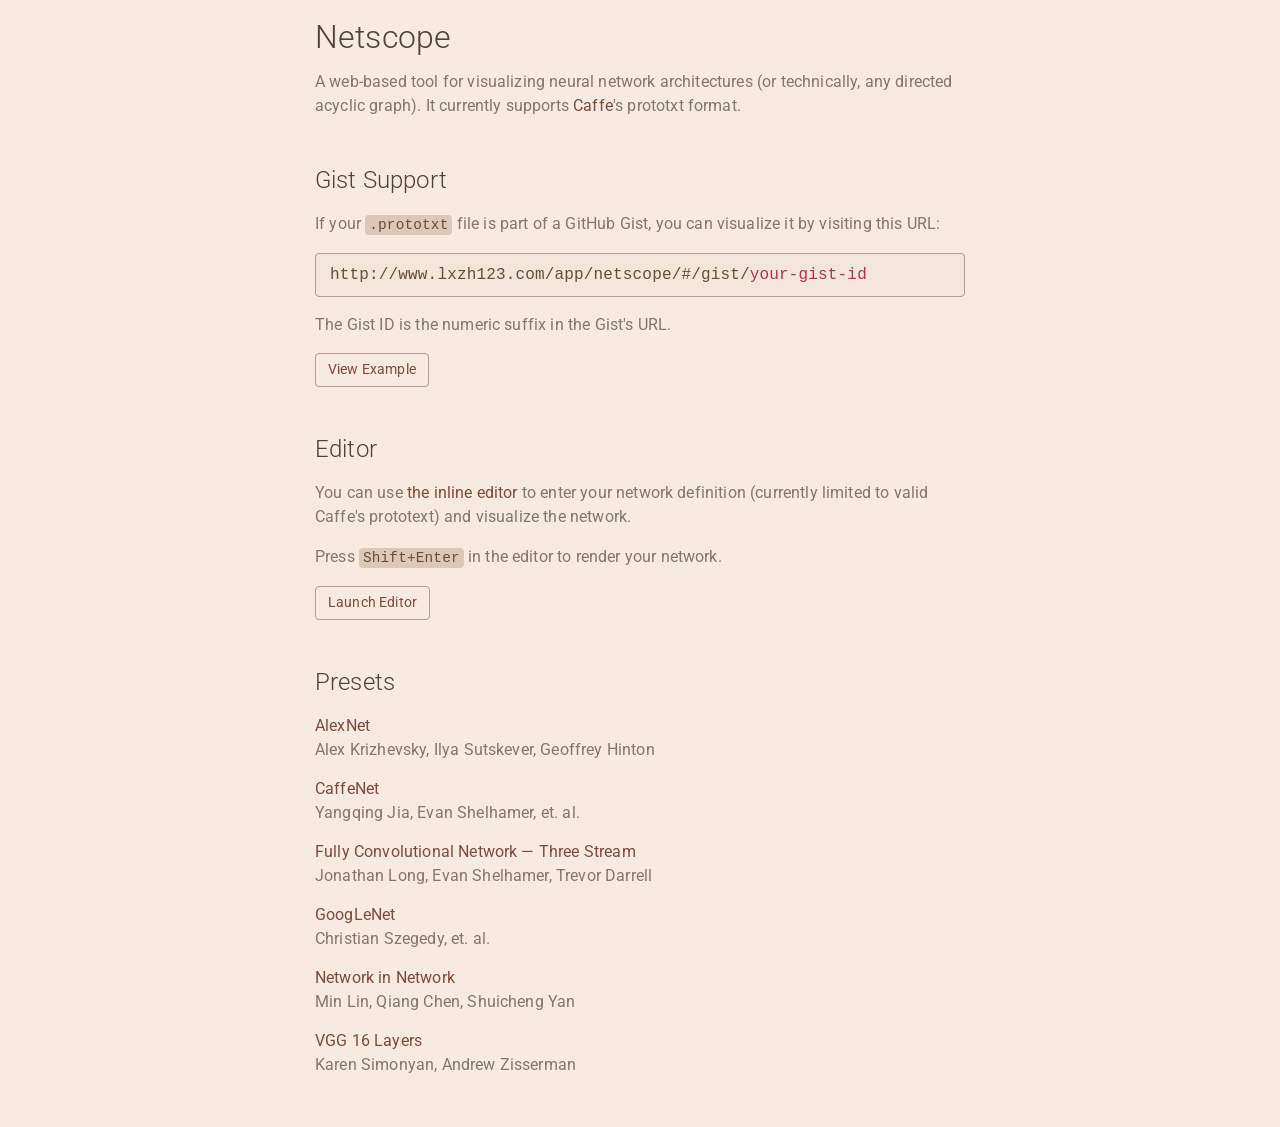
<file: app/netscope/index.html>
<!DOCTYPE html>
<html>
<head>
    <meta charset="utf-8">
    <title>Netscope</title>
    <link href='http://fonts.googleapis.com/css?family=Roboto:400,300' rel='stylesheet' type='text/css'>
    <link rel="stylesheet" href="assets/css/tooltip.css">
    <link rel="stylesheet" href="assets/css/codemirror.css">
    <link rel="stylesheet" href="assets/css/netscope.css">
    <script src="assets/js/lib/lodash.min.js"></script>
    <script src="assets/js/lib/jquery.min.js"></script>
    <script src="assets/js/lib/jquery.qtip.min.js"></script>
    <script src="assets/js/lib/d3.min.js"></script>
    <script src="assets/js/lib/dagre-d3.min.js"></script>
    <script src="assets/js/lib/director.min.js"></script>
    <script src="assets/js/netscope.js"></script>
</head>
<body>
<div id="master-container">
    <div id='net-column' class="column">
        <div id="net-spinner">
            <img src="assets/img/loading.svg" title="Loading network..." />
        </div>
        <div id="net-error" style="display:none">
            <div class="title">Error Encountered</div>
            <div class="msg"></div>
        </div>
        <div id="net-warning" style="display:none">
            <div class="title">Warning</div>
            <div class="msg"></div>
        </div>
        <div id="net-container">
            <div id="net-group">
                <h1 id="net-title"></h1>
                <svg id="net-svg"></svg>
            </div>
        </div>
    </div>
</div>
</body>
</html>
</file>
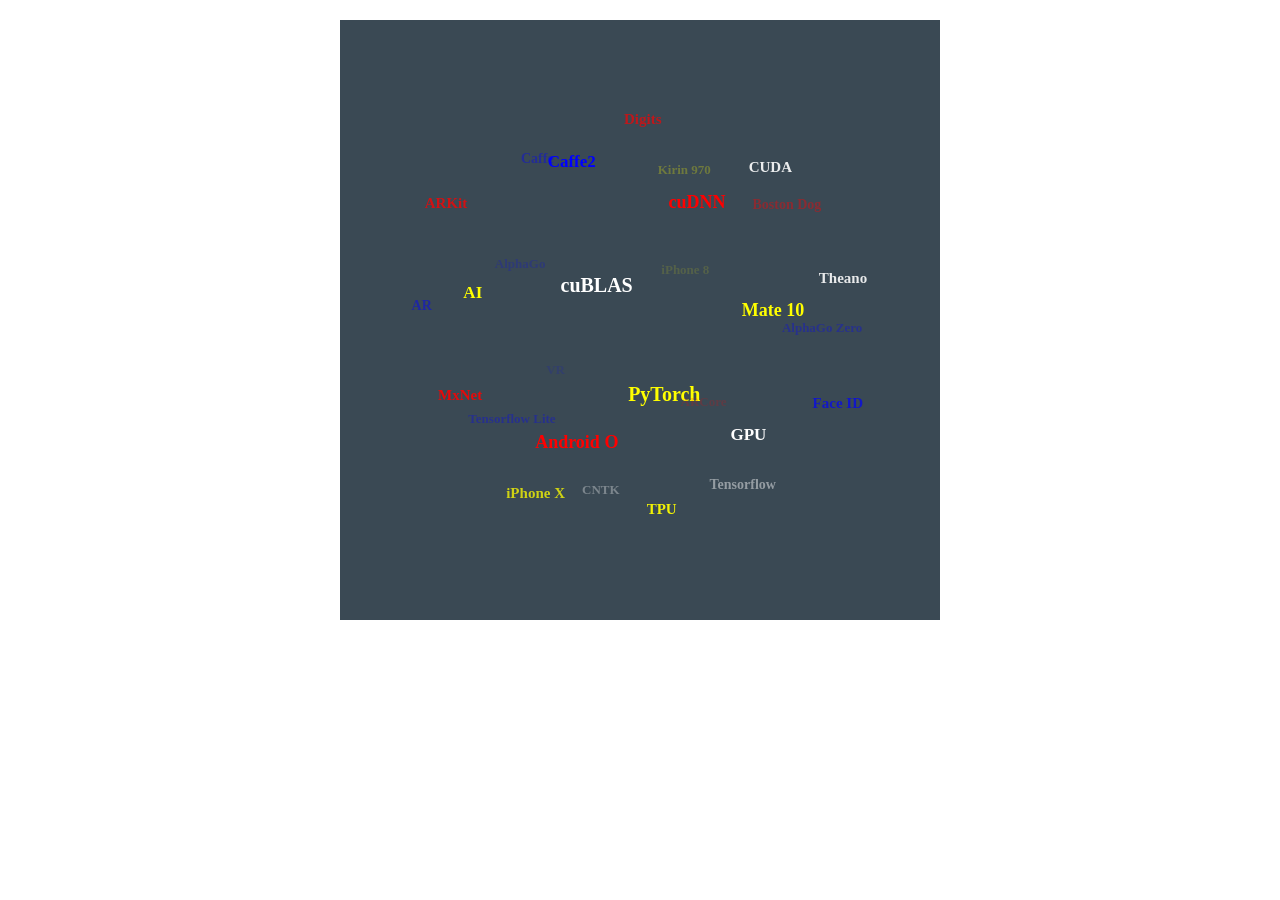
<file: tags.html>
<html xmlns="http://www.w3.org/1999/xhtml">
<head>
<meta http-equiv="Content-Type" content="text/html; charset=utf-8" />
<title>热门词汇</title>

<style type="text/css">
#tagbox{position:relative;margin:20px auto 0px;width:600px;height:600px;background:#3a4954;}
#tagbox a{position:absolute;padding:3px 6px;font-family:Microsoft YaHei;color:#fff;TOP:0px;font-weight:bold;text-decoration:none;left:0px;}
#tagbox a:hover{border:#eee 1px solid;background:#000;}
#tagbox .blue{color:blue}
#tagbox .red{color:red}
#tagbox .yellow{color:yellow}
</style>

</head>
<body>
<base target="_blank" />
<script type="text/javascript" src="js/tags.js"></script>

<div id="tagbox">
	<a href="https://developer.nvidia.com/cuda-downloads">CUDA</a> 
	<a class="red" href="https://developer.nvidia.com/cudnn">cuDNN</a> 
	<a href="https://developer.nvidia.com/cublas">cuBLAS</a> 
	<a class="blue" href="http://caffe.berkeleyvision.org">Caffe</a> 
	<a class="blue" href="https://caffe2.ai">Caffe2</a> 
	<a href="http://www.tensorflow.org/">Tensorflow</a> 
	<a class="red" href="http://mxnet.incubator.apache.org">MxNet</a> 
	<a class="yellow" href="http://pytorch.org">PyTorch</a> 
	<a href="http://cntk.codeplex.com">CNTK</a> 
	<a class="red" href="https://developer.nvidia.com/digits/">Digits</a> 
	<a href="http://deeplearning.net/software/theano/">Theano</a> 
	<a class="blue" href="https://github.com/tensorflow/tensorflow/tree/master/tensorflow/contrib/lite">Tensorflow Lite</a>
	<a class="red" href="https://developer.android.google.cn/index.html">Android O</a> 
	<a class="yellow" href="https://www.apple.com/cn/iphone-x/">iPhone X</a>
	<a class="yellow" href="https://www.apple.com/cn/iphone-8/">iPhone 8</a> 
	<a class="blue" href="https://support.apple.com/en-us/HT208108">Face ID</a>
	<a class="yellow" href="https://baike.baidu.com/item/%E4%BA%BA%E5%B7%A5%E6%99%BA%E8%83%BD/9180?fr=aladdin&fromid=25417&fromtitle=AI">AI</a>
	<a class="blue" href="https://baike.baidu.com/item/%E5%A2%9E%E5%BC%BA%E7%8E%B0%E5%AE%9E/1889025?fromtitle=AR&fromid=3404706">AR</a> 
	<a class="blue" href="https://baike.baidu.com/item/%E8%99%9A%E6%8B%9F%E7%8E%B0%E5%AE%9E/207123?fromtitle=VR&fromid=764830">VR</a> 
	<a class="red" href="https://developer.apple.com/documentation/arkit">ARKit</a> 
	<a class="red" href="https://github.com/google-ar">ARCore</a> 
	<a class="blue" href="https://deepmind.com/research/alphago/">AlphaGo</a>
	<a class="blue" href="https://deepmind.com/blog/alphago-zero-learning-scratch/">AlphaGo Zero</a>
	<a class="red" href="https://www.bostondynamics.com/">Boston Dog</a> 
	<a class="yellow" href="http://consumer.huawei.com/cn/phones/mate10/">Mate 10</a>
	<a class="yellow" href="http://consumer.huawei.com/cn/press/news/2017/hw-u_042012/">Kirin 970</a> 
	<a href="https://developer.nvidia.com/cuda-gpus">GPU</a> 
	<a class="yellow" href="https://cloud.google.com/tpu/">TPU</a>

</div>


</body>
</html>
</file>
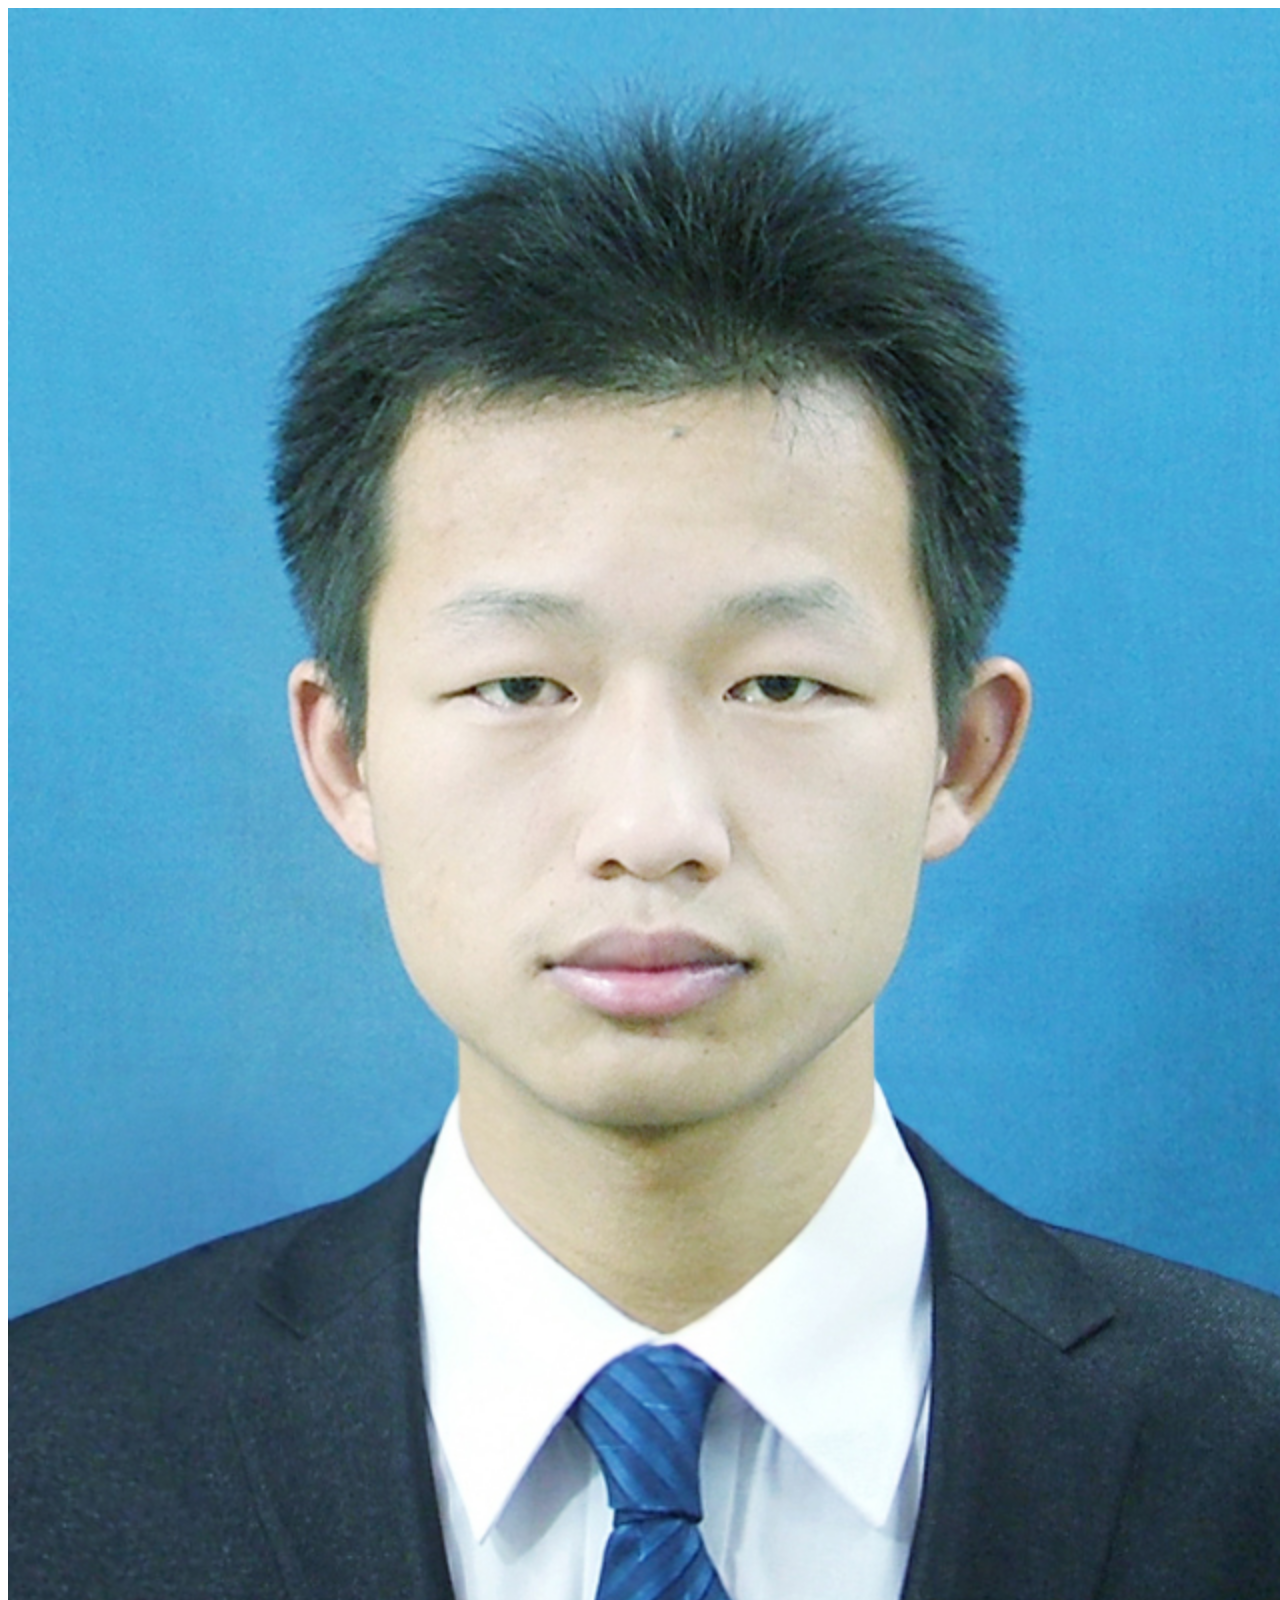
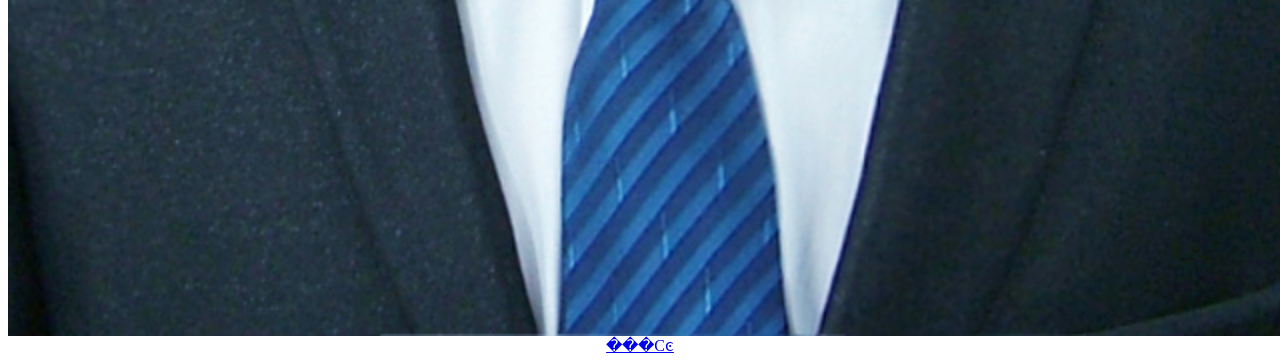
<file: personal/ljf.html>
<html>
<title>�׽���</title>
<head>
<script language="JavaScript"> 
<!-- 
if (window.Event) 
document.captureEvents(Event.MOUSEUP); 
function nocontextmenu() 
{ 
event.cancelBubble = true;
event.returnValue = false; 

return false; 
} 

function norightclick(e) 
{ 
if (window.Event) 
{ 
if (e.which == 2 || e.which == 3) 
return false; 
} 
else 
if (event.button == 2 || event.button == 3) 
{ 
event.cancelBubble = true;
event.returnValue = false; 
return false; 
} 
} 

document.oncontextmenu = nocontextmenu; //��ie5.0���� 
document.onmousedown = norightclick; //����������� 
//--> 
</script> 
<script language="JavaScript"> 
<!-- 
function MM_displayStatusMsg(msgStr) { //v1.0 
status=msgStr; 
document.MM_returnValue = true; 
} 
//--> 
</script>
</head>
<body align="center">
<img src="../images/ljf.jpg" width="1304" height="1928" alt="�׽���" border="0" style="display:block;" oncontextmenu="return(false)">
<a href="ljf_s.html">���Сͼ</a>
</body>
</html>
</file>
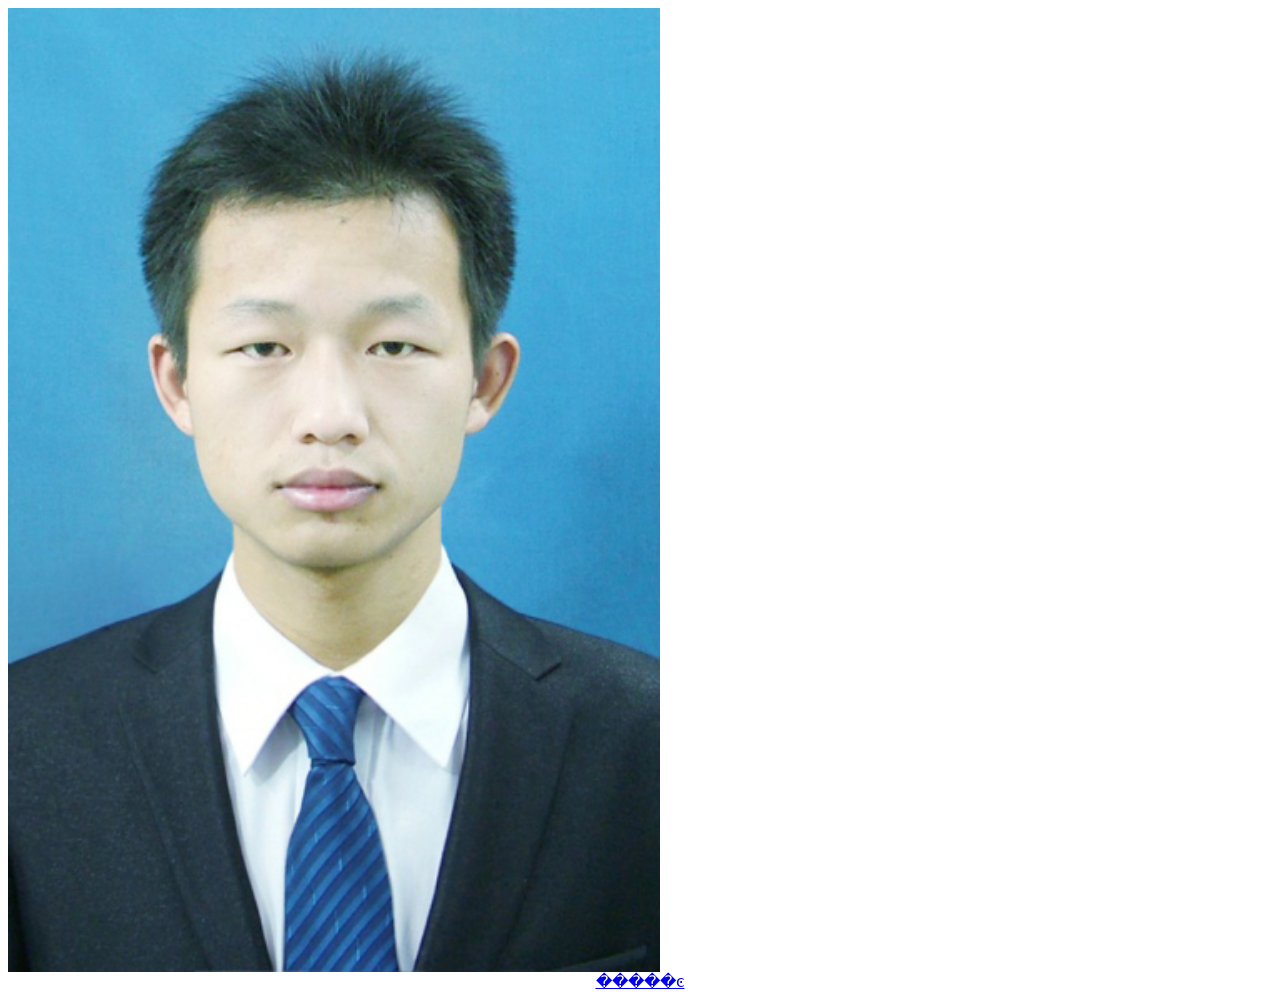
<file: personal/ljf_s.html>
<html>
<title>�׽���</title>
<head>
<script language="JavaScript"> 
<!-- 
if (window.Event) 
document.captureEvents(Event.MOUSEUP); 
function nocontextmenu() 
{ 
event.cancelBubble = true;
event.returnValue = false; 

return false; 
} 

function norightclick(e) 
{ 
if (window.Event) 
{ 
if (e.which == 2 || e.which == 3) 
return false; 
} 
else 
if (event.button == 2 || event.button == 3) 
{ 
event.cancelBubble = true;
event.returnValue = false; 
return false; 
} 
} 

document.oncontextmenu = nocontextmenu; //��ie5.0���� 
document.onmousedown = norightclick; //����������� 
//--> 
</script> 
<script language="JavaScript"> 
<!-- 
function MM_displayStatusMsg(msgStr) { //v1.0 
status=msgStr; 
document.MM_returnValue = true; 
} 
//--> 
</script>
</head>
<body align="center">
<img src="../images/ljf_s.jpg" width="652" height="964" alt="�׽���" border="0" style="display:block;" oncontextmenu="return(false)">
<a href="ljf.html">�����ͼ</a>
</body>
</html>
</file>
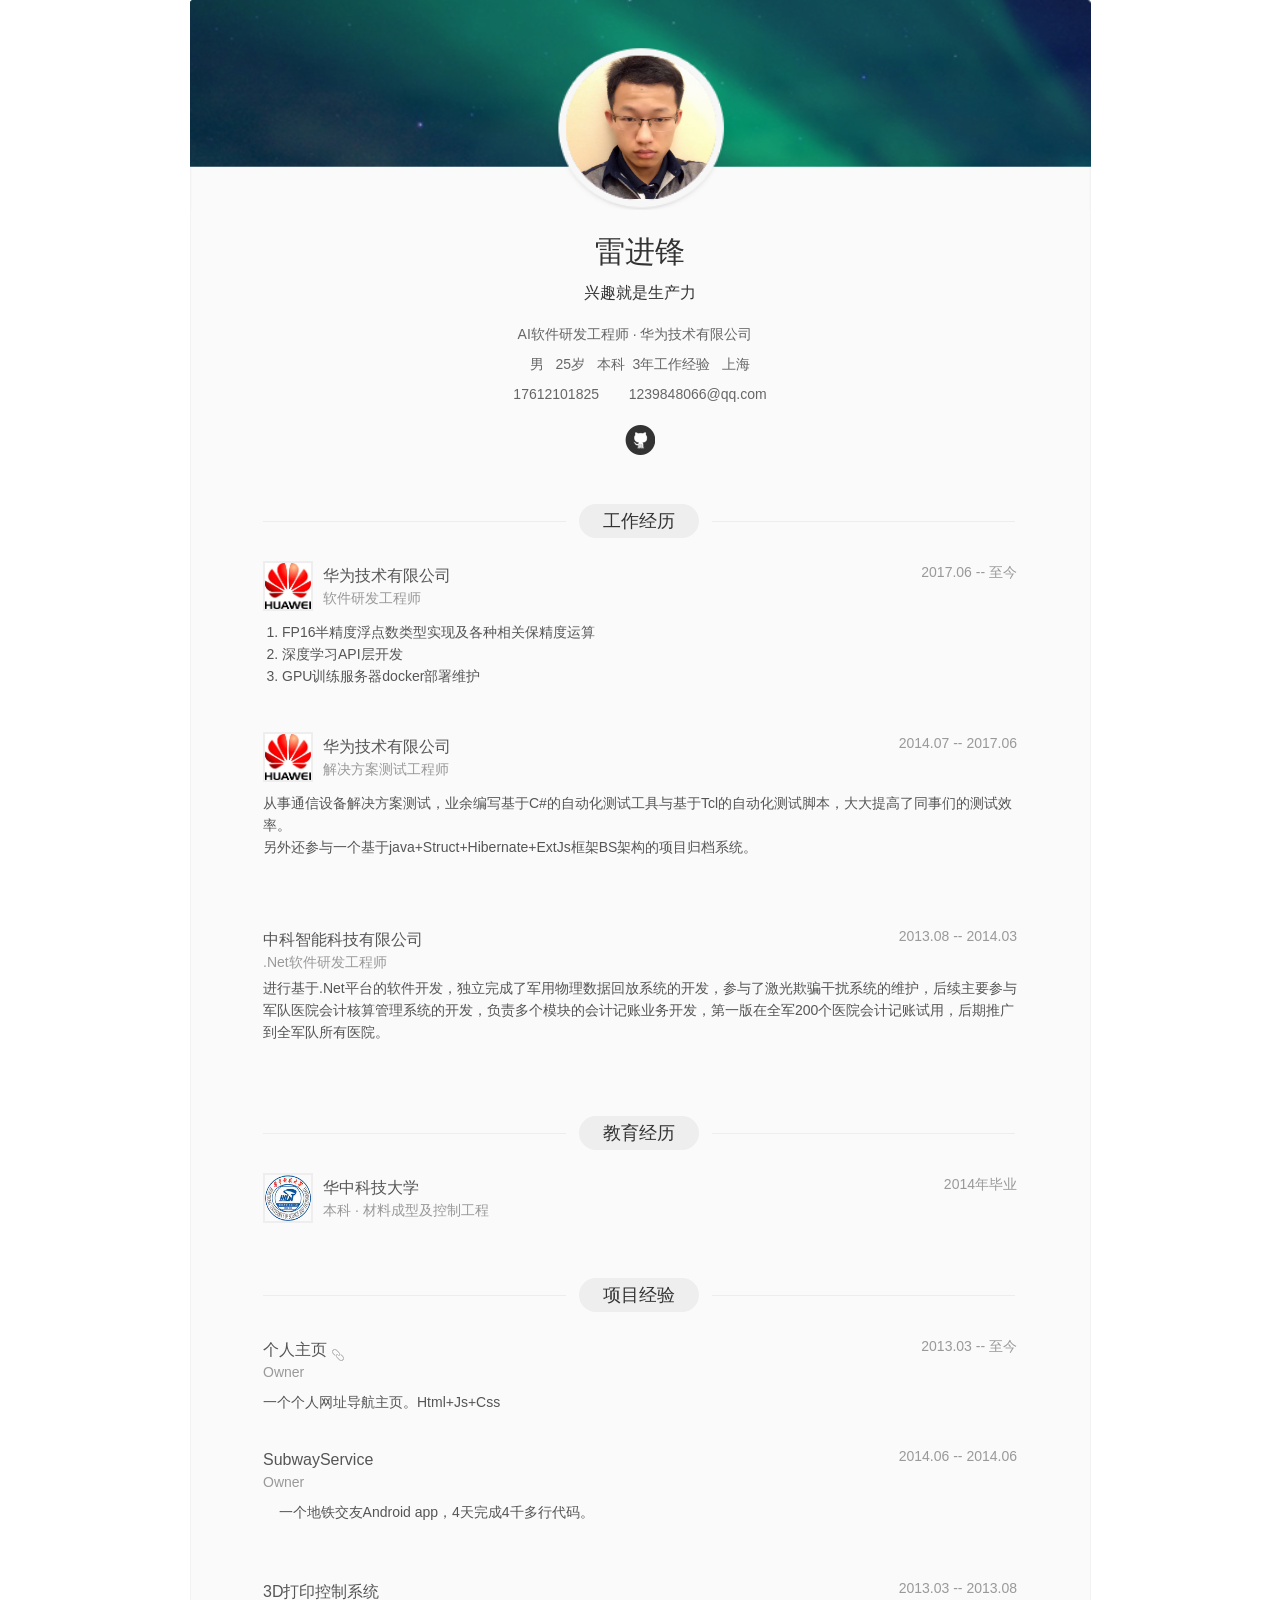
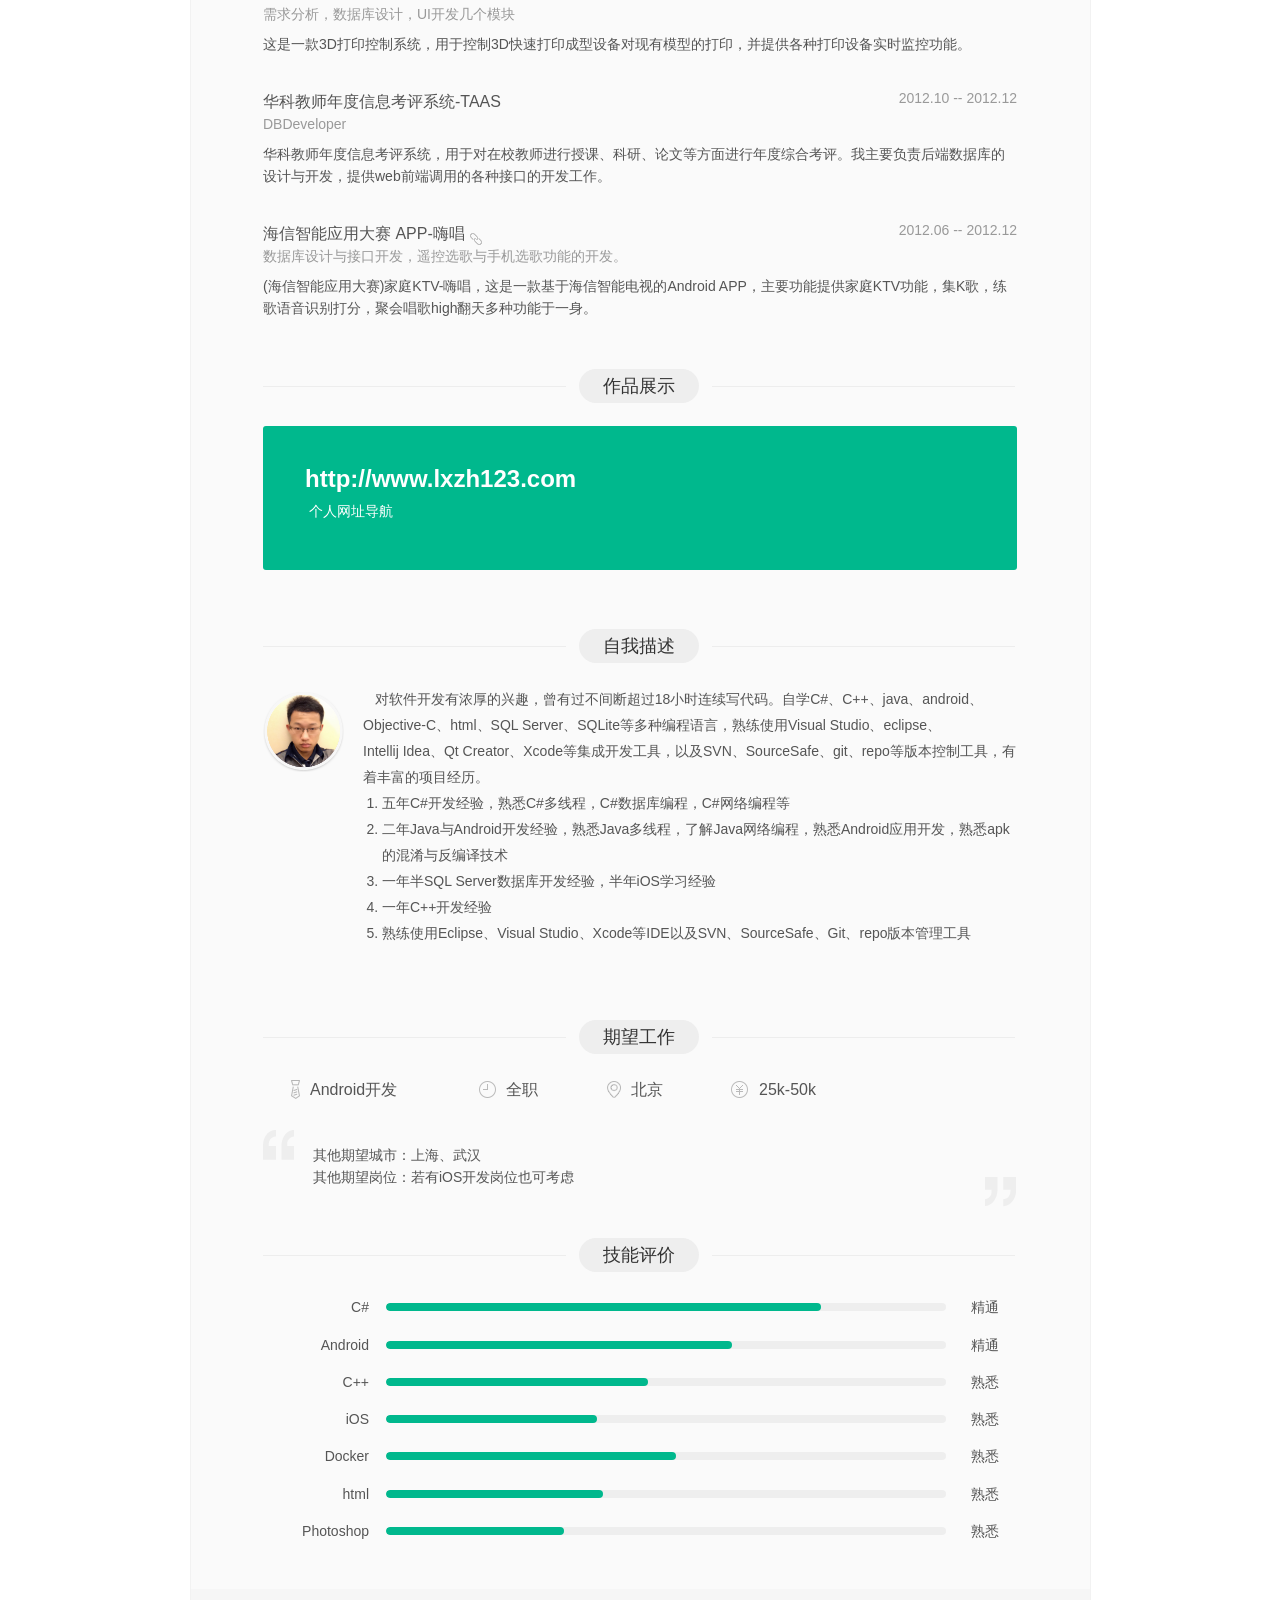
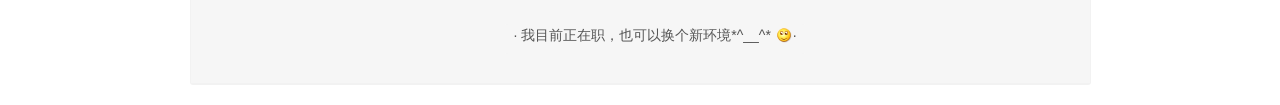
<file: personal/ljfresume.html>
<!DOCTYPE HTML>
<html>
<head>
<meta http-equiv="X-UA-Compatible" content="IE=10;IE=9;IE=8;IE=7;IE=EDGE"  charset="utf-8">
<meta http-equiv="Cache-Control" content="no-siteapp" charset="utf-8"/>
<link rel="alternate" media="handheld" href="#" />
<title>雷进锋的简历</title>

</head>
<body>
<div id="body">
    <div id="container">
<!-- @import "../css/main.css"; -->
<style type="text/css">
@import url("../css/lagou.css");
@import url("../css/qqsrc.css");
</style>
	<div class="clearfixs mr_created mr_preview">
		<div class="mr_myresume_l mrcenter">
			<div id="mr_mr_head">
				<div class="m_portrait mr_top_bg">
					<img src="../images/frame.png" class="opa" alt="" />
					<img src="../images/photo.jpg" width="120" height="120" alt="" />
				</div>
				<div class="mr_baseinfo">
					<div class="mr_p_name mr_w604 clearfixs">
						<span class="mr_name">雷进锋</span>
					</div>
					<div class="mr_p_introduce mr_w604 clearfixs">
						<span class="mr_intro">兴趣就是生产力</span>
					</div>
					<div class="mr_p_info mr_infoed mr_w604 clearfixs">		
						<div class="info_t">
							<!--  需要加判断 -->
							<!-- 用户有工作经历没有教育经历 -->
								<!-- 如果用户选择的身份是教育经历 -->
									<!-- 如果用户是应届毕业生 -->
										<span class="shenfen">
										<i></i>
										AI软件研发工程师 · 华为技术有限公司
										</span>
						</div>						
						<div class="info_t">
							<span class="base_info"><i></i>男&nbsp;&nbsp;&nbsp;25岁&nbsp;&nbsp;&nbsp;本科
							<span class="job_span">&nbsp;3年工作经验</span><span class="birth_span dn">1992.07年出生</span>&nbsp;&nbsp;&nbsp;上海
						</div>
						<div class="info_b">
							<span class="mobile"><i></i>17612101825</span>&nbsp;&nbsp;
							<span class="email"><i></i>1239848066@qq.com</span>
						</div>
						<div class="mr_sns">
						<!--   -------------------社交账号     -----------------       -->
							<a href="https://github.com/ljf1239848066" target="_blank" data-sns="6" data-site="https://github.com/ljf1239848066"><span><em></em></span></a>
						</div>
					</div>	
				</div>
			</div>	
			<!--                  工作经历                                                 -->
			<div class="mr_content">
				<div class="mr_w604">
					<div id="workExperience">
						<div>
							<div class="mr_moudle_head clearfixs">
								<div class="mr_head_l">
									<div class="mr_title">
										<span class="mr_title_l"></span><span class="mr_title_c"> 工作经历  </span><span class="mr_title_r"></span>
									</div>
								</div>
							</div>
							<div class="mr_moudle_content">
							<div class="list_show">
								<div class="mr_jobe_list">
									<div class="clearfixs">
										<div class="mr_content_l">
											<div class="l1">
												<img src="../images/huawei_logo.png" alt="华为技术有限公司"/>
											</div>
											<div class="l2">
												<h4>华为技术有限公司</h4>
												<span>软件研发工程师</span>
											</div>
										</div>
										<div class="mr_content_r">
											<span>2017.06 -- 至今</span>
										</div>
									</div>
	
									<div class="mr_content_m olpf">
										<ol>
		<li><p>FP16半精度浮点数类型实现及各种相关保精度运算</p></li>
		<li><p>深度学习API层开发</p></li>
		<li><p>GPU训练服务器docker部署维护</p></li>
	</ol>
									</div>
								</div>
								<div class="mr_jobe_list">
								<div class="clearfixs">
									<div class="mr_content_l">
										<div class="l1">
											<img src="../images/huawei_logo.png" alt="华为技术有限公司"/>
										</div>
										<div class="l2">
											<h4>华为技术有限公司</h4>
											<span>解决方案测试工程师</span>
										</div>
									</div>
									<div class="mr_content_r">
										<span>2014.07 -- 2017.06</span>
									</div>						
								</div>
								
								<div class="mr_content_m olpf">
									<p>从事通信设备解决方案测试，业余编写基于C#的自动化测试工具与基于Tcl的自动化测试脚本，大大提高了同事们的测试效率。</p>
<p>另外还参与一个基于java+Struct+Hibernate+ExtJs框架BS架构的项目归档系统。</p>
<p><br /></p>
								</div>	
								</div>
								<div class="mr_jobe_list">
								<div class="clearfixs">
									<div class="mr_content_l">
										<div class="l2">
											<h4>中科智能科技有限公司</h4>
											<span>.Net软件研发工程师</span>
										</div>
									</div>
									<div class="mr_content_r">
										<span>2013.08 -- 2014.03</span>
									</div>							
								</div>
								
								<div class="mr_content_m olpf">
									<p>进行基于.Net平台的软件开发，独立完成了军用物理数据回放系统的开发，参与了激光欺骗干扰系统的维护，后续主要参与军队医院会计核算管理系统的开发，负责多个模块的会计记账业务开发，第一版在全军200个医院会计记账试用，后期推广到全军队所有医院。</p>
<p><br /></p>
								</div>	
								</div>
							</div>
							</div>						
						</div>
					</div>
					
					<div id="educationalBackground">
						<div>
							<div class="mr_moudle_head clearfixs">
								<div class="mr_head_l">
									<div class="mr_title">
										<span class="mr_title_l"></span><span class="mr_title_c">教育经历</span><span class="mr_title_r"></span>
									</div>
								</div>
								<!-- <div class="mr_head_r">
									<i></i><em>添加</em>
								</div> -->
							</div>
							<div class="mr_moudle_content">
							<div class="list_show">	
								<div class="clearfixs mb46 mr_jobe_list">
									<div class="mr_content_l">
										<div class="l1">
											<!-- 学校图片后台还没有给（待确认是否没有图片就不展示），参照工作经历 -->
											<img src="../images/hust_logo.png"/>
										</div>
										<div class="l2">
											<h4>华中科技大学</h4>
											<span>本科 · 材料成型及控制工程</span>
										</div>
									</div>
									<div class="mr_content_r">
										<span>2014年毕业</span>
									</div>							
								</div>
							</div>
							</div>						
						</div>
					</div>	
					
					<div id="projectExperience">
						<div>
							<div class="mr_moudle_head clearfixs">
								<div class="mr_head_l">
									<div class="mr_title">
										<span class="mr_title_l"></span><span class="mr_title_c">项目经验</span><span class="mr_title_r"></span>
									</div>
								</div>
							</div>
							<div class="mr_moudle_content" id="projectList">
								<div class="mr_jobe_list">
								<div class="clearfixs">
									<div class="mr_content_l">
										<div class="l2">
											<a class="projectTitle"  target="_blank" href="http://www.lxzh123.com/"><span></span>个人主页</a>
											<p>Owner</p>
										</div>
									</div>
									
									<div class="mr_content_r">
										<span>2013.03 -- 至今</span>
									</div>							
								</div>
								<div class="mr_content_m olpf">
									<p>一个个人网址导航主页。Html+Js+Css</p>
								</div>	
								</div>	
								<div class="mr_jobe_list">
								<div class="clearfixs">
									<div class="mr_content_l">
										<div class="l2">
											<a class="projectTitle nourl">SubwayService</a>
											<p>Owner</p>
										</div>
									</div>
									
									<div class="mr_content_r">
										<span>2014.06 -- 2014.06</span>
									</div>							
								</div>
								<div class="mr_content_m olpf">
									<p>&nbsp; &nbsp;&nbsp;一个地铁交友Android&nbsp;app，4天完成4千多行代码。</p>
<p><br /></p>
								</div>	
								</div>	
								<div class="mr_jobe_list">
								<div class="clearfixs">
									<div class="mr_content_l">
										<div class="l2">
											<a class="projectTitle nourl">3D打印控制系统</a>
											<p>需求分析，数据库设计，UI开发几个模块</p>
										</div>
									</div>
									
									<div class="mr_content_r">
										<span>2013.03 -- 2013.08</span>
									</div>							
								</div>
								<div class="mr_content_m olpf">
									这是一款3D打印控制系统，用于控制3D快速打印成型设备对现有模型的打印，并提供各种打印设备实时监控功能。
								</div>	
								</div>	
								<div class="mr_jobe_list">
								<div class="clearfixs">
									<div class="mr_content_l">
										<div class="l2">
											<a class="projectTitle nourl">华科教师年度信息考评系统-TAAS</a>
											<p>DBDeveloper</p>
										</div>
									</div>
									
									<div class="mr_content_r">
										<span>2012.10 -- 2012.12</span>
									</div>							
								</div>
								<div class="mr_content_m olpf">
									<p>华科教师年度信息考评系统，用于对在校教师进行授课、科研、论文等方面进行年度综合考评。我主要负责后端数据库的设计与开发，提供web前端调用的各种接口的开发工作。</p>
								</div>	
								</div>	
								<div class="mr_jobe_list">
								<div class="clearfixs">
									<div class="mr_content_l">
										<div class="l2">
											<a class="projectTitle"  target="_blank" href="http://app.hismarttv.com/articleRecomm/553.htm"><span></span>海信智能应用大赛 APP-嗨唱</a>
											<p>数据库设计与接口开发，遥控选歌与手机选歌功能的开发。</p>
										</div>
									</div>
									
									<div class="mr_content_r">
										<span>2012.06 -- 2012.12</span>
									</div>							
								</div>
								<div class="mr_content_m olpf">
									<p>(海信智能应用大赛)家庭KTV-嗨唱，这是一款基于海信智能电视的Android&nbsp;APP，主要功能提供家庭KTV功能，集K歌，练歌语音识别打分，聚会唱歌high翻天多种功能于一身。</p>
								</div>	
								</div>	
							</div>						
						</div>
					</div>
					<!--                 作品展示                                                -->
					<div id="worksShow">
						<div>
							<div class="mr_moudle_head clearfixs">
								<div class="mr_head_l">
									<div class="mr_title">
										<span class="mr_title_l"></span><span class="mr_title_c">作品展示</span><span class="mr_title_r"></span>
									</div>
								</div>
							</div>
							<div class="mr_moudle_content">
								<div class="mr_work_online">
									<div class="mr_wo_show">
										<div>
											<div class="mr_c_r_t">
												&nbsp;
											</div>	
										</div>
										<div class="mr_self_site">
                                            <a class="mr_self_sitelink" href="http://www.lxzh123.com" target="_blank">http://www.lxzh123.com</a>
										</div>
										<div class="mr_wo_preview olpf"><p>&nbsp;个人网址导航</p></div>
									</div>																
								</div>
								
							</div>	
						</div>
					</div>	
					<!--               自我描述                                             -->
					<div id="selfDescription">
						<div>
							<div class="mr_moudle_head clearfixs">
								<div class="mr_head_l">
									<div class="mr_title">
										<span class="mr_title_l"></span><span class="mr_title_c">自我描述</span><span class="mr_title_r"></span>
									</div>
								</div>
							</div>
							<div class="mr_moudle_content clearfixs">
								<div class="mr_self_l">
									<!-- 自我描述头像为基本信息页面上传的头像，稍后和后台确认这个 -->
									<i></i>
									<img src="../images/photo.jpg" alt="lxzh"/>
								</div>	
								<div class="mr_self_r">
									<p>&nbsp; &nbsp;对软件开发有浓厚的兴趣，曾有过不间断超过18小时连续写代码。自学C#、C++、java、android、Objective-C、html、SQL&nbsp;Server、SQLite等多种编程语言，熟练使用Visual&nbsp;Studio、eclipse、Intellij&nbsp;Idea、Qt&nbsp;Creator、Xcode等集成开发工具，以及SVN、SourceSafe、git、repo等版本控制工具，有着丰富的项目经历。</p>
<ol>
	<li><p>五年C#开发经验，熟悉C#多线程，C#数据库编程，C#网络编程等&nbsp;</p></li>
	<li><p>二年Java与Android开发经验，熟悉Java多线程，了解Java网络编程，熟悉Android应用开发，熟悉apk的混淆与反编译技术</p></li>
	<li><p>一年半SQL&nbsp;Server数据库开发经验，半年iOS学习经验</p></li>
	<li><p>一年C++开发经验</p></li>
	<li><p>熟练使用Eclipse、Visual&nbsp;Studio、Xcode等IDE以及SVN、SourceSafe、Git、repo版本管理工具</p></li>
</ol>
<p><br /></p>
								</div>													
							</div>						
						</div>
					</div>					
					<!--                   期望工作                                                  -->
					<div id="expectJob">
						<div>
						<div class="mr_moudle_head clearfixs mr_w604">
							<div class="mr_head_l">
								<div class="mr_title">
									<span class="mr_title_l"></span><span class="mr_title_c">期望工作</span><span class="mr_title_r"></span>
								</div>
							</div>
						</div>
						<div class="mr_moudle_content clearfixs mr_w604">
							<div class="expectjob_list">
								<input id="expHideId" type="hidden" value="$!expectJobses.id" />
								<div class="mr_job_info" data-id="$!expectJobses.id">
									<ul class="clearfixs">
										<li class="mr_name_li" ><i></i><span class="mr_job_name" title="Android开发">Android开发</span></li>
										<li class="mr_jobtype_li"> <i></i><span class="mr_job_type" title="$!expectJobses.positionType">全职</span></li>
										<li class="mr_city_li"> <i></i><span class="mr_job_adr" title="$!expectJobses.city">北京</span></li>
										<li class="mr_jobrange_li" ><i></i><span class="mr_job_range" title="$!expectJobses.salarys">25k-50k</span></li>
									</ul>
								</div>
								<div class="mr_job_des">
									<i class="mr_job_t"></i>
									<i class="mr_job_b"></i>
									<div class="mr_expjob_content">
										<p>其他期望城市：上海、武汉&nbsp;</p>
<p>其他期望岗位：若有iOS开发岗位也可考虑</p>
									</div>
								</div>
							</div>
						</div>
					</div>
					</div>
					
					<div id="skillsAssess">
						<div>
							<div class="mr_moudle_head clearfixs">
								<div class="mr_head_l">
									<div class="mr_title">
										<span class="mr_title_l"></span><span class="mr_title_c">技能评价</span><span class="mr_title_r"></span>
									</div>
								</div>
							</div>
							<div class="mr_moudle_content">
								<div class="mr_skill_con">
									<span class="mr_skill_name" title="C#">C#</span>
									<span class="mr_skill_plan" data-skillLevel = "76">
									 <em style="width: 76%"></em>
									</span>
									<span class="mr_skill_level">精通</span>
								</div>	
								<div class="mr_skill_con">
									<span class="mr_skill_name" title="Android">Android</span>
									<span class="mr_skill_plan" data-skillLevel = "60">
									 <em style="width: 60%"></em>
									</span>
									<span class="mr_skill_level">精通</span>
								</div>	
								<div class="mr_skill_con">
									<span class="mr_skill_name" title="C++">C++</span>
									<span class="mr_skill_plan" data-skillLevel = "45">
									 <em style="width: 45%"></em>
									</span>
									<span class="mr_skill_level">熟悉</span>
								</div>
								<div class="mr_skill_con">
									<span class="mr_skill_name" title="iOS">iOS</span>
									<span class="mr_skill_plan" data-skillLevel = "36">
									 <em style="width: 36%"></em>
									</span>
									<span class="mr_skill_level">熟悉</span>
								</div>	
								<div class="mr_skill_con">
									<span class="mr_skill_name" title="Docker">Docker</span>
									<span class="mr_skill_plan" data-skillLevel = "50">
										<em style="width: 50%"></em>
									</span>
									<span class="mr_skill_level">熟悉</span>
								</div>	
								<div class="mr_skill_con">
									<span class="mr_skill_name" title="html">html</span>
									<span class="mr_skill_plan" data-skillLevel = "37">
									 <em style="width: 37%"></em>
									</span>
									<span class="mr_skill_level">熟悉</span>
								</div>	
								<div class="mr_skill_con">
									<span class="mr_skill_name" title="Photoshop">Photoshop</span>
									<span class="mr_skill_plan" data-skillLevel = "30">
									 <em style="width: 30%"></em>
									</span>
									<span class="mr_skill_level">熟悉</span>
								</div>	
							</div>						
						</div>
					</div>	
					
					<!--               自定义模块                                           -->
																			
				</div><!-- end  mr_w604 -->
				
				<div class="mr_self_state">
   	 				<div class="form_wrap mr_self_s resume_status">
						·&nbsp;我目前正在职，也可以换个新环境*^__^*&nbsp;<i class="qqtongue">&ensp; &ensp;</i>·				   	 				
	   	 			</div>
				</div>
			</div>	
		  </div>
	    </div> 
	  </div><!-- end #container -->
	</div><!-- end #body -->
	<script>
	(function(e,t){var n,r,i=typeof t,o=e.document,a=e.location,s=e.jQuery,u=e.$,l={},c=[],p="1.9.1",f=c.concat,d=c.push,h=c.slice,g=c.indexOf,m=l.toString,y=l.hasOwnProperty,v=p.trim,b=function(e,t){return new b.fn.init(e,t,r)},x=/[+-]?(?:\d*\.|)\d+(?:[eE][+-]?\d+|)/.source,w=/\S+/g,T=/^[\s\uFEFF\xA0]+|[\s\uFEFF\xA0]+$/g,N=/^(?:(<[\w\W]+>)[^>]*|#([\w-]*))$/,C=/^<(\w+)\s*\/?>(?:<\/\1>|)$/,k=/^[\],:{}\s]*$/,E=/(?:^|:|,)(?:\s*\[)+/g,S=/\\(?:["\\\/bfnrt]|u[\da-fA-F]{4})/g,A=/"[^"\\\r\n]*"|true|false|null|-?(?:\d+\.|)\d+(?:[eE][+-]?\d+|)/g,j=/^-ms-/,D=/-([\da-z])/gi,L=function(e,t){return t.toUpperCase()},H=function(e){(o.addEventListener||"load"===e.type||"complete"===o.readyState)&&(q(),b.ready())},q=function(){o.addEventListener?(o.removeEventListener("DOMContentLoaded",H,!1),e.removeEventListener("load",H,!1)):(o.detachEvent("onreadystatechange",H),e.detachEvent("onload",H))};b.fn=b.prototype={jquery:p,constructor:b,init:function(e,n,r){var i,a;if(!e)return this;if("string"==typeof e){if(i="<"===e.charAt(0)&&">"===e.charAt(e.length-1)&&e.length>=3?[null,e,null]:N.exec(e),!i||!i[1]&&n)return!n||n.jquery?(n||r).find(e):this.constructor(n).find(e);if(i[1]){if(n=n instanceof b?n[0]:n,b.merge(this,b.parseHTML(i[1],n&&n.nodeType?n.ownerDocument||n:o,!0)),C.test(i[1])&&b.isPlainObject(n))for(i in n)b.isFunction(this[i])?this[i](n[i]):this.attr(i,n[i]);return this}if(a=o.getElementById(i[2]),a&&a.parentNode){if(a.id!==i[2])return r.find(e);this.length=1,this[0]=a}return this.context=o,this.selector=e,this}return e.nodeType?(this.context=this[0]=e,this.length=1,this):b.isFunction(e)?r.ready(e):(e.selector!==t&&(this.selector=e.selector,this.context=e.context),b.makeArray(e,this))},selector:"",length:0,size:function(){return this.length},toArray:function(){return h.call(this)},get:function(e){return null==e?this.toArray():0>e?this[this.length+e]:this[e]},pushStack:function(e){var t=b.merge(this.constructor(),e);return t.prevObject=this,t.context=this.context,t},each:function(e,t){return b.each(this,e,t)},ready:function(e){return b.ready.promise().done(e),this},slice:function(){return this.pushStack(h.apply(this,arguments))},first:function(){return this.eq(0)},last:function(){return this.eq(-1)},eq:function(e){var t=this.length,n=+e+(0>e?t:0);return this.pushStack(n>=0&&t>n?[this[n]]:[])},map:function(e){return this.pushStack(b.map(this,function(t,n){return e.call(t,n,t)}))},end:function(){return this.prevObject||this.constructor(null)},push:d,sort:[].sort,splice:[].splice},b.fn.init.prototype=b.fn,b.extend=b.fn.extend=function(){var e,n,r,i,o,a,s=arguments[0]||{},u=1,l=arguments.length,c=!1;for("boolean"==typeof s&&(c=s,s=arguments[1]||{},u=2),"object"==typeof s||b.isFunction(s)||(s={}),l===u&&(s=this,--u);l>u;u++)if(null!=(o=arguments[u]))for(i in o)e=s[i],r=o[i],s!==r&&(c&&r&&(b.isPlainObject(r)||(n=b.isArray(r)))?(n?(n=!1,a=e&&b.isArray(e)?e:[]):a=e&&b.isPlainObject(e)?e:{},s[i]=b.extend(c,a,r)):r!==t&&(s[i]=r));return s},b.extend({noConflict:function(t){return e.$===b&&(e.$=u),t&&e.jQuery===b&&(e.jQuery=s),b},isReady:!1,readyWait:1,holdReady:function(e){e?b.readyWait++:b.ready(!0)},ready:function(e){if(e===!0?!--b.readyWait:!b.isReady){if(!o.body)return setTimeout(b.ready);b.isReady=!0,e!==!0&&--b.readyWait>0||(n.resolveWith(o,[b]),b.fn.trigger&&b(o).trigger("ready").off("ready"))}},isFunction:function(e){return"function"===b.type(e)},isArray:Array.isArray||function(e){return"array"===b.type(e)},isWindow:function(e){return null!=e&&e==e.window},isNumeric:function(e){return!isNaN(parseFloat(e))&&isFinite(e)},type:function(e){return null==e?e+"":"object"==typeof e||"function"==typeof e?l[m.call(e)]||"object":typeof e},isPlainObject:function(e){if(!e||"object"!==b.type(e)||e.nodeType||b.isWindow(e))return!1;try{if(e.constructor&&!y.call(e,"constructor")&&!y.call(e.constructor.prototype,"isPrototypeOf"))return!1}catch(n){return!1}var r;for(r in e);return r===t||y.call(e,r)},isEmptyObject:function(e){var t;for(t in e)return!1;return!0},error:function(e){throw Error(e)},parseHTML:function(e,t,n){if(!e||"string"!=typeof e)return null;"boolean"==typeof t&&(n=t,t=!1),t=t||o;var r=C.exec(e),i=!n&&[];return r?[t.createElement(r[1])]:(r=b.buildFragment([e],t,i),i&&b(i).remove(),b.merge([],r.childNodes))},parseJSON:function(n){return e.JSON&&e.JSON.parse?e.JSON.parse(n):null===n?n:"string"==typeof n&&(n=b.trim(n),n&&k.test(n.replace(S,"@").replace(A,"]").replace(E,"")))?Function("return "+n)():(b.error("Invalid JSON: "+n),t)},parseXML:function(n){var r,i;if(!n||"string"!=typeof n)return null;try{e.DOMParser?(i=new DOMParser,r=i.parseFromString(n,"text/xml")):(r=new ActiveXObject("Microsoft.XMLDOM"),r.async="false",r.loadXML(n))}catch(o){r=t}return r&&r.documentElement&&!r.getElementsByTagName("parsererror").length||b.error("Invalid XML: "+n),r},noop:function(){},globalEval:function(t){t&&b.trim(t)&&(e.execScript||function(t){e.eval.call(e,t)})(t)},camelCase:function(e){return e.replace(j,"ms-").replace(D,L)},nodeName:function(e,t){return e.nodeName&&e.nodeName.toLowerCase()===t.toLowerCase()},each:function(e,t,n){var r,i=0,o=e.length,a=M(e);if(n){if(a){for(;o>i;i++)if(r=t.apply(e[i],n),r===!1)break}else for(i in e)if(r=t.apply(e[i],n),r===!1)break}else if(a){for(;o>i;i++)if(r=t.call(e[i],i,e[i]),r===!1)break}else for(i in e)if(r=t.call(e[i],i,e[i]),r===!1)break;return e},trim:v&&!v.call("\ufeff\u00a0")?function(e){return null==e?"":v.call(e)}:function(e){return null==e?"":(e+"").replace(T,"")},makeArray:function(e,t){var n=t||[];return null!=e&&(M(Object(e))?b.merge(n,"string"==typeof e?[e]:e):d.call(n,e)),n},inArray:function(e,t,n){var r;if(t){if(g)return g.call(t,e,n);for(r=t.length,n=n?0>n?Math.max(0,r+n):n:0;r>n;n++)if(n in t&&t[n]===e)return n}return-1},merge:function(e,n){var r=n.length,i=e.length,o=0;if("number"==typeof r)for(;r>o;o++)e[i++]=n[o];else while(n[o]!==t)e[i++]=n[o++];return e.length=i,e},grep:function(e,t,n){var r,i=[],o=0,a=e.length;for(n=!!n;a>o;o++)r=!!t(e[o],o),n!==r&&i.push(e[o]);return i},map:function(e,t,n){var r,i=0,o=e.length,a=M(e),s=[];if(a)for(;o>i;i++)r=t(e[i],i,n),null!=r&&(s[s.length]=r);else for(i in e)r=t(e[i],i,n),null!=r&&(s[s.length]=r);return f.apply([],s)},guid:1,proxy:function(e,n){var r,i,o;return"string"==typeof n&&(o=e[n],n=e,e=o),b.isFunction(e)?(r=h.call(arguments,2),i=function(){return e.apply(n||this,r.concat(h.call(arguments)))},i.guid=e.guid=e.guid||b.guid++,i):t},access:function(e,n,r,i,o,a,s){var u=0,l=e.length,c=null==r;if("object"===b.type(r)){o=!0;for(u in r)b.access(e,n,u,r[u],!0,a,s)}else if(i!==t&&(o=!0,b.isFunction(i)||(s=!0),c&&(s?(n.call(e,i),n=null):(c=n,n=function(e,t,n){return c.call(b(e),n)})),n))for(;l>u;u++)n(e[u],r,s?i:i.call(e[u],u,n(e[u],r)));return o?e:c?n.call(e):l?n(e[0],r):a},now:function(){return(new Date).getTime()}}),b.ready.promise=function(t){if(!n)if(n=b.Deferred(),"complete"===o.readyState)setTimeout(b.ready);else if(o.addEventListener)o.addEventListener("DOMContentLoaded",H,!1),e.addEventListener("load",H,!1);else{o.attachEvent("onreadystatechange",H),e.attachEvent("onload",H);var r=!1;try{r=null==e.frameElement&&o.documentElement}catch(i){}r&&r.doScroll&&function a(){if(!b.isReady){try{r.doScroll("left")}catch(e){return setTimeout(a,50)}q(),b.ready()}}()}return n.promise(t)},b.each("Boolean Number String Function Array Date RegExp Object Error".split(" "),function(e,t){l["[object "+t+"]"]=t.toLowerCase()});function M(e){var t=e.length,n=b.type(e);return b.isWindow(e)?!1:1===e.nodeType&&t?!0:"array"===n||"function"!==n&&(0===t||"number"==typeof t&&t>0&&t-1 in e)}r=b(o);var _={};function F(e){var t=_[e]={};return b.each(e.match(w)||[],function(e,n){t[n]=!0}),t}b.Callbacks=function(e){e="string"==typeof e?_[e]||F(e):b.extend({},e);var n,r,i,o,a,s,u=[],l=!e.once&&[],c=function(t){for(r=e.memory&&t,i=!0,a=s||0,s=0,o=u.length,n=!0;u&&o>a;a++)if(u[a].apply(t[0],t[1])===!1&&e.stopOnFalse){r=!1;break}n=!1,u&&(l?l.length&&c(l.shift()):r?u=[]:p.disable())},p={add:function(){if(u){var t=u.length;(function i(t){b.each(t,function(t,n){var r=b.type(n);"function"===r?e.unique&&p.has(n)||u.push(n):n&&n.length&&"string"!==r&&i(n)})})(arguments),n?o=u.length:r&&(s=t,c(r))}return this},remove:function(){return u&&b.each(arguments,function(e,t){var r;while((r=b.inArray(t,u,r))>-1)u.splice(r,1),n&&(o>=r&&o--,a>=r&&a--)}),this},has:function(e){return e?b.inArray(e,u)>-1:!(!u||!u.length)},empty:function(){return u=[],this},disable:function(){return u=l=r=t,this},disabled:function(){return!u},lock:function(){return l=t,r||p.disable(),this},locked:function(){return!l},fireWith:function(e,t){return t=t||[],t=[e,t.slice?t.slice():t],!u||i&&!l||(n?l.push(t):c(t)),this},fire:function(){return p.fireWith(this,arguments),this},fired:function(){return!!i}};return p},b.extend({Deferred:function(e){var t=[["resolve","done",b.Callbacks("once memory"),"resolved"],["reject","fail",b.Callbacks("once memory"),"rejected"],["notify","progress",b.Callbacks("memory")]],n="pending",r={state:function(){return n},always:function(){return i.done(arguments).fail(arguments),this},then:function(){var e=arguments;return b.Deferred(function(n){b.each(t,function(t,o){var a=o[0],s=b.isFunction(e[t])&&e[t];i[o[1]](function(){var e=s&&s.apply(this,arguments);e&&b.isFunction(e.promise)?e.promise().done(n.resolve).fail(n.reject).progress(n.notify):n[a+"With"](this===r?n.promise():this,s?[e]:arguments)})}),e=null}).promise()},promise:function(e){return null!=e?b.extend(e,r):r}},i={};return r.pipe=r.then,b.each(t,function(e,o){var a=o[2],s=o[3];r[o[1]]=a.add,s&&a.add(function(){n=s},t[1^e][2].disable,t[2][2].lock),i[o[0]]=function(){return i[o[0]+"With"](this===i?r:this,arguments),this},i[o[0]+"With"]=a.fireWith}),r.promise(i),e&&e.call(i,i),i},when:function(e){var t=0,n=h.call(arguments),r=n.length,i=1!==r||e&&b.isFunction(e.promise)?r:0,o=1===i?e:b.Deferred(),a=function(e,t,n){return function(r){t[e]=this,n[e]=arguments.length>1?h.call(arguments):r,n===s?o.notifyWith(t,n):--i||o.resolveWith(t,n)}},s,u,l;if(r>1)for(s=Array(r),u=Array(r),l=Array(r);r>t;t++)n[t]&&b.isFunction(n[t].promise)?n[t].promise().done(a(t,l,n)).fail(o.reject).progress(a(t,u,s)):--i;return i||o.resolveWith(l,n),o.promise()}}),b.support=function(){var t,n,r,a,s,u,l,c,p,f,d=o.createElement("div");if(d.setAttribute("className","t"),d.innerHTML="  <link/><table></table><a href='/a'>a</a><input type='checkbox'/>",n=d.getElementsByTagName("*"),r=d.getElementsByTagName("a")[0],!n||!r||!n.length)return{};s=o.createElement("select"),l=s.appendChild(o.createElement("option")),a=d.getElementsByTagName("input")[0],r.style.cssText="top:1px;float:left;opacity:.5",t={getSetAttribute:"t"!==d.className,leadingWhitespace:3===d.firstChild.nodeType,tbody:!d.getElementsByTagName("tbody").length,htmlSerialize:!!d.getElementsByTagName("link").length,style:/top/.test(r.getAttribute("style")),hrefNormalized:"/a"===r.getAttribute("href"),opacity:/^0.5/.test(r.style.opacity),cssFloat:!!r.style.cssFloat,checkOn:!!a.value,optSelected:l.selected,enctype:!!o.createElement("form").enctype,html5Clone:"<:nav></:nav>"!==o.createElement("nav").cloneNode(!0).outerHTML,boxModel:"CSS1Compat"===o.compatMode,deleteExpando:!0,noCloneEvent:!0,inlineBlockNeedsLayout:!1,shrinkWrapBlocks:!1,reliableMarginRight:!0,boxSizingReliable:!0,pixelPosition:!1},a.checked=!0,t.noCloneChecked=a.cloneNode(!0).checked,s.disabled=!0,t.optDisabled=!l.disabled;try{delete d.test}catch(h){t.deleteExpando=!1}a=o.createElement("input"),a.setAttribute("value",""),t.input=""===a.getAttribute("value"),a.value="t",a.setAttribute("type","radio"),t.radioValue="t"===a.value,a.setAttribute("checked","t"),a.setAttribute("name","t"),u=o.createDocumentFragment(),u.appendChild(a),t.appendChecked=a.checked,t.checkClone=u.cloneNode(!0).cloneNode(!0).lastChild.checked,d.attachEvent&&(d.attachEvent("onclick",function(){t.noCloneEvent=!1}),d.cloneNode(!0).click());for(f in{submit:!0,change:!0,focusin:!0})d.setAttribute(c="on"+f,"t"),t[f+"Bubbles"]=c in e||d.attributes[c].expando===!1;return d.style.backgroundClip="content-box",d.cloneNode(!0).style.backgroundClip="",t.clearCloneStyle="content-box"===d.style.backgroundClip,b(function(){var n,r,a,s="padding:0;margin:0;border:0;display:block;box-sizing:content-box;-moz-box-sizing:content-box;-webkit-box-sizing:content-box;",u=o.getElementsByTagName("body")[0];u&&(n=o.createElement("div"),n.style.cssText="border:0;width:0;height:0;position:absolute;top:0;left:-9999px;margin-top:1px",u.appendChild(n).appendChild(d),d.innerHTML="<table><tr><td></td><td>t</td></tr></table>",a=d.getElementsByTagName("td"),a[0].style.cssText="padding:0;margin:0;border:0;display:none",p=0===a[0].offsetHeight,a[0].style.display="",a[1].style.display="none",t.reliableHiddenOffsets=p&&0===a[0].offsetHeight,d.innerHTML="",d.style.cssText="box-sizing:border-box;-moz-box-sizing:border-box;-webkit-box-sizing:border-box;padding:1px;border:1px;display:block;width:4px;margin-top:1%;position:absolute;top:1%;",t.boxSizing=4===d.offsetWidth,t.doesNotIncludeMarginInBodyOffset=1!==u.offsetTop,e.getComputedStyle&&(t.pixelPosition="1%"!==(e.getComputedStyle(d,null)||{}).top,t.boxSizingReliable="4px"===(e.getComputedStyle(d,null)||{width:"4px"}).width,r=d.appendChild(o.createElement("div")),r.style.cssText=d.style.cssText=s,r.style.marginRight=r.style.width="0",d.style.width="1px",t.reliableMarginRight=!parseFloat((e.getComputedStyle(r,null)||{}).marginRight)),typeof d.style.zoom!==i&&(d.innerHTML="",d.style.cssText=s+"width:1px;padding:1px;display:inline;zoom:1",t.inlineBlockNeedsLayout=3===d.offsetWidth,d.style.display="block",d.innerHTML="<div></div>",d.firstChild.style.width="5px",t.shrinkWrapBlocks=3!==d.offsetWidth,t.inlineBlockNeedsLayout&&(u.style.zoom=1)),u.removeChild(n),n=d=a=r=null)}),n=s=u=l=r=a=null,t}();var O=/(?:\{[\s\S]*\}|\[[\s\S]*\])$/,B=/([A-Z])/g;function P(e,n,r,i){if(b.acceptData(e)){var o,a,s=b.expando,u="string"==typeof n,l=e.nodeType,p=l?b.cache:e,f=l?e[s]:e[s]&&s;if(f&&p[f]&&(i||p[f].data)||!u||r!==t)return f||(l?e[s]=f=c.pop()||b.guid++:f=s),p[f]||(p[f]={},l||(p[f].toJSON=b.noop)),("object"==typeof n||"function"==typeof n)&&(i?p[f]=b.extend(p[f],n):p[f].data=b.extend(p[f].data,n)),o=p[f],i||(o.data||(o.data={}),o=o.data),r!==t&&(o[b.camelCase(n)]=r),u?(a=o[n],null==a&&(a=o[b.camelCase(n)])):a=o,a}}function R(e,t,n){if(b.acceptData(e)){var r,i,o,a=e.nodeType,s=a?b.cache:e,u=a?e[b.expando]:b.expando;if(s[u]){if(t&&(o=n?s[u]:s[u].data)){b.isArray(t)?t=t.concat(b.map(t,b.camelCase)):t in o?t=[t]:(t=b.camelCase(t),t=t in o?[t]:t.split(" "));for(r=0,i=t.length;i>r;r++)delete o[t[r]];if(!(n?$:b.isEmptyObject)(o))return}(n||(delete s[u].data,$(s[u])))&&(a?b.cleanData([e],!0):b.support.deleteExpando||s!=s.window?delete s[u]:s[u]=null)}}}b.extend({cache:{},expando:"jQuery"+(p+Math.random()).replace(/\D/g,""),noData:{embed:!0,object:"clsid:D27CDB6E-AE6D-11cf-96B8-444553540000",applet:!0},hasData:function(e){return e=e.nodeType?b.cache[e[b.expando]]:e[b.expando],!!e&&!$(e)},data:function(e,t,n){return P(e,t,n)},removeData:function(e,t){return R(e,t)},_data:function(e,t,n){return P(e,t,n,!0)},_removeData:function(e,t){return R(e,t,!0)},acceptData:function(e){if(e.nodeType&&1!==e.nodeType&&9!==e.nodeType)return!1;var t=e.nodeName&&b.noData[e.nodeName.toLowerCase()];return!t||t!==!0&&e.getAttribute("classid")===t}}),b.fn.extend({data:function(e,n){var r,i,o=this[0],a=0,s=null;if(e===t){if(this.length&&(s=b.data(o),1===o.nodeType&&!b._data(o,"parsedAttrs"))){for(r=o.attributes;r.length>a;a++)i=r[a].name,i.indexOf("data-")||(i=b.camelCase(i.slice(5)),W(o,i,s[i]));b._data(o,"parsedAttrs",!0)}return s}return"object"==typeof e?this.each(function(){b.data(this,e)}):b.access(this,function(n){return n===t?o?W(o,e,b.data(o,e)):null:(this.each(function(){b.data(this,e,n)}),t)},null,n,arguments.length>1,null,!0)},removeData:function(e){return this.each(function(){b.removeData(this,e)})}});function W(e,n,r){if(r===t&&1===e.nodeType){var i="data-"+n.replace(B,"-$1").toLowerCase();if(r=e.getAttribute(i),"string"==typeof r){try{r="true"===r?!0:"false"===r?!1:"null"===r?null:+r+""===r?+r:O.test(r)?b.parseJSON(r):r}catch(o){}b.data(e,n,r)}else r=t}return r}function $(e){var t;for(t in e)if(("data"!==t||!b.isEmptyObject(e[t]))&&"toJSON"!==t)return!1;return!0}b.extend({queue:function(e,n,r){var i;return e?(n=(n||"fx")+"queue",i=b._data(e,n),r&&(!i||b.isArray(r)?i=b._data(e,n,b.makeArray(r)):i.push(r)),i||[]):t},dequeue:function(e,t){t=t||"fx";var n=b.queue(e,t),r=n.length,i=n.shift(),o=b._queueHooks(e,t),a=function(){b.dequeue(e,t)};"inprogress"===i&&(i=n.shift(),r--),o.cur=i,i&&("fx"===t&&n.unshift("inprogress"),delete o.stop,i.call(e,a,o)),!r&&o&&o.empty.fire()},_queueHooks:function(e,t){var n=t+"queueHooks";return b._data(e,n)||b._data(e,n,{empty:b.Callbacks("once memory").add(function(){b._removeData(e,t+"queue"),b._removeData(e,n)})})}}),b.fn.extend({queue:function(e,n){var r=2;return"string"!=typeof e&&(n=e,e="fx",r--),r>arguments.length?b.queue(this[0],e):n===t?this:this.each(function(){var t=b.queue(this,e,n);b._queueHooks(this,e),"fx"===e&&"inprogress"!==t[0]&&b.dequeue(this,e)})},dequeue:function(e){return this.each(function(){b.dequeue(this,e)})},delay:function(e,t){return e=b.fx?b.fx.speeds[e]||e:e,t=t||"fx",this.queue(t,function(t,n){var r=setTimeout(t,e);n.stop=function(){clearTimeout(r)}})},clearQueue:function(e){return this.queue(e||"fx",[])},promise:function(e,n){var r,i=1,o=b.Deferred(),a=this,s=this.length,u=function(){--i||o.resolveWith(a,[a])};"string"!=typeof e&&(n=e,e=t),e=e||"fx";while(s--)r=b._data(a[s],e+"queueHooks"),r&&r.empty&&(i++,r.empty.add(u));return u(),o.promise(n)}});var I,z,X=/[\t\r\n]/g,U=/\r/g,V=/^(?:input|select|textarea|button|object)$/i,Y=/^(?:a|area)$/i,J=/^(?:checked|selected|autofocus|autoplay|async|controls|defer|disabled|hidden|loop|multiple|open|readonly|required|scoped)$/i,G=/^(?:checked|selected)$/i,Q=b.support.getSetAttribute,K=b.support.input;b.fn.extend({attr:function(e,t){return b.access(this,b.attr,e,t,arguments.length>1)},removeAttr:function(e){return this.each(function(){b.removeAttr(this,e)})},prop:function(e,t){return b.access(this,b.prop,e,t,arguments.length>1)},removeProp:function(e){return e=b.propFix[e]||e,this.each(function(){try{this[e]=t,delete this[e]}catch(n){}})},addClass:function(e){var t,n,r,i,o,a=0,s=this.length,u="string"==typeof e&&e;if(b.isFunction(e))return this.each(function(t){b(this).addClass(e.call(this,t,this.className))});if(u)for(t=(e||"").match(w)||[];s>a;a++)if(n=this[a],r=1===n.nodeType&&(n.className?(" "+n.className+" ").replace(X," "):" ")){o=0;while(i=t[o++])0>r.indexOf(" "+i+" ")&&(r+=i+" ");n.className=b.trim(r)}return this},removeClass:function(e){var t,n,r,i,o,a=0,s=this.length,u=0===arguments.length||"string"==typeof e&&e;if(b.isFunction(e))return this.each(function(t){b(this).removeClass(e.call(this,t,this.className))});if(u)for(t=(e||"").match(w)||[];s>a;a++)if(n=this[a],r=1===n.nodeType&&(n.className?(" "+n.className+" ").replace(X," "):"")){o=0;while(i=t[o++])while(r.indexOf(" "+i+" ")>=0)r=r.replace(" "+i+" "," ");n.className=e?b.trim(r):""}return this},toggleClass:function(e,t){var n=typeof e,r="boolean"==typeof t;return b.isFunction(e)?this.each(function(n){b(this).toggleClass(e.call(this,n,this.className,t),t)}):this.each(function(){if("string"===n){var o,a=0,s=b(this),u=t,l=e.match(w)||[];while(o=l[a++])u=r?u:!s.hasClass(o),s[u?"addClass":"removeClass"](o)}else(n===i||"boolean"===n)&&(this.className&&b._data(this,"__className__",this.className),this.className=this.className||e===!1?"":b._data(this,"__className__")||"")})},hasClass:function(e){var t=" "+e+" ",n=0,r=this.length;for(;r>n;n++)if(1===this[n].nodeType&&(" "+this[n].className+" ").replace(X," ").indexOf(t)>=0)return!0;return!1},val:function(e){var n,r,i,o=this[0];{if(arguments.length)return i=b.isFunction(e),this.each(function(n){var o,a=b(this);1===this.nodeType&&(o=i?e.call(this,n,a.val()):e,null==o?o="":"number"==typeof o?o+="":b.isArray(o)&&(o=b.map(o,function(e){return null==e?"":e+""})),r=b.valHooks[this.type]||b.valHooks[this.nodeName.toLowerCase()],r&&"set"in r&&r.set(this,o,"value")!==t||(this.value=o))});if(o)return r=b.valHooks[o.type]||b.valHooks[o.nodeName.toLowerCase()],r&&"get"in r&&(n=r.get(o,"value"))!==t?n:(n=o.value,"string"==typeof n?n.replace(U,""):null==n?"":n)}}}),b.extend({valHooks:{option:{get:function(e){var t=e.attributes.value;return!t||t.specified?e.value:e.text}},select:{get:function(e){var t,n,r=e.options,i=e.selectedIndex,o="select-one"===e.type||0>i,a=o?null:[],s=o?i+1:r.length,u=0>i?s:o?i:0;for(;s>u;u++)if(n=r[u],!(!n.selected&&u!==i||(b.support.optDisabled?n.disabled:null!==n.getAttribute("disabled"))||n.parentNode.disabled&&b.nodeName(n.parentNode,"optgroup"))){if(t=b(n).val(),o)return t;a.push(t)}return a},set:function(e,t){var n=b.makeArray(t);return b(e).find("option").each(function(){this.selected=b.inArray(b(this).val(),n)>=0}),n.length||(e.selectedIndex=-1),n}}},attr:function(e,n,r){var o,a,s,u=e.nodeType;if(e&&3!==u&&8!==u&&2!==u)return typeof e.getAttribute===i?b.prop(e,n,r):(a=1!==u||!b.isXMLDoc(e),a&&(n=n.toLowerCase(),o=b.attrHooks[n]||(J.test(n)?z:I)),r===t?o&&a&&"get"in o&&null!==(s=o.get(e,n))?s:(typeof e.getAttribute!==i&&(s=e.getAttribute(n)),null==s?t:s):null!==r?o&&a&&"set"in o&&(s=o.set(e,r,n))!==t?s:(e.setAttribute(n,r+""),r):(b.removeAttr(e,n),t))},removeAttr:function(e,t){var n,r,i=0,o=t&&t.match(w);if(o&&1===e.nodeType)while(n=o[i++])r=b.propFix[n]||n,J.test(n)?!Q&&G.test(n)?e[b.camelCase("default-"+n)]=e[r]=!1:e[r]=!1:b.attr(e,n,""),e.removeAttribute(Q?n:r)},attrHooks:{type:{set:function(e,t){if(!b.support.radioValue&&"radio"===t&&b.nodeName(e,"input")){var n=e.value;return e.setAttribute("type",t),n&&(e.value=n),t}}}},propFix:{tabindex:"tabIndex",readonly:"readOnly","for":"htmlFor","class":"className",maxlength:"maxLength",cellspacing:"cellSpacing",cellpadding:"cellPadding",rowspan:"rowSpan",colspan:"colSpan",usemap:"useMap",frameborder:"frameBorder",contenteditable:"contentEditable"},prop:function(e,n,r){var i,o,a,s=e.nodeType;if(e&&3!==s&&8!==s&&2!==s)return a=1!==s||!b.isXMLDoc(e),a&&(n=b.propFix[n]||n,o=b.propHooks[n]),r!==t?o&&"set"in o&&(i=o.set(e,r,n))!==t?i:e[n]=r:o&&"get"in o&&null!==(i=o.get(e,n))?i:e[n]},propHooks:{tabIndex:{get:function(e){var n=e.getAttributeNode("tabindex");return n&&n.specified?parseInt(n.value,10):V.test(e.nodeName)||Y.test(e.nodeName)&&e.href?0:t}}}}),z={get:function(e,n){var r=b.prop(e,n),i="boolean"==typeof r&&e.getAttribute(n),o="boolean"==typeof r?K&&Q?null!=i:G.test(n)?e[b.camelCase("default-"+n)]:!!i:e.getAttributeNode(n);return o&&o.value!==!1?n.toLowerCase():t},set:function(e,t,n){return t===!1?b.removeAttr(e,n):K&&Q||!G.test(n)?e.setAttribute(!Q&&b.propFix[n]||n,n):e[b.camelCase("default-"+n)]=e[n]=!0,n}},K&&Q||(b.attrHooks.value={get:function(e,n){var r=e.getAttributeNode(n);return b.nodeName(e,"input")?e.defaultValue:r&&r.specified?r.value:t},set:function(e,n,r){return b.nodeName(e,"input")?(e.defaultValue=n,t):I&&I.set(e,n,r)}}),Q||(I=b.valHooks.button={get:function(e,n){var r=e.getAttributeNode(n);return r&&("id"===n||"name"===n||"coords"===n?""!==r.value:r.specified)?r.value:t},set:function(e,n,r){var i=e.getAttributeNode(r);return i||e.setAttributeNode(i=e.ownerDocument.createAttribute(r)),i.value=n+="","value"===r||n===e.getAttribute(r)?n:t}},b.attrHooks.contenteditable={get:I.get,set:function(e,t,n){I.set(e,""===t?!1:t,n)}},b.each(["width","height"],function(e,n){b.attrHooks[n]=b.extend(b.attrHooks[n],{set:function(e,r){return""===r?(e.setAttribute(n,"auto"),r):t}})})),b.support.hrefNormalized||(b.each(["href","src","width","height"],function(e,n){b.attrHooks[n]=b.extend(b.attrHooks[n],{get:function(e){var r=e.getAttribute(n,2);return null==r?t:r}})}),b.each(["href","src"],function(e,t){b.propHooks[t]={get:function(e){return e.getAttribute(t,4)}}})),b.support.style||(b.attrHooks.style={get:function(e){return e.style.cssText||t},set:function(e,t){return e.style.cssText=t+""}}),b.support.optSelected||(b.propHooks.selected=b.extend(b.propHooks.selected,{get:function(e){var t=e.parentNode;return t&&(t.selectedIndex,t.parentNode&&t.parentNode.selectedIndex),null}})),b.support.enctype||(b.propFix.enctype="encoding"),b.support.checkOn||b.each(["radio","checkbox"],function(){b.valHooks[this]={get:function(e){return null===e.getAttribute("value")?"on":e.value}}}),b.each(["radio","checkbox"],function(){b.valHooks[this]=b.extend(b.valHooks[this],{set:function(e,n){return b.isArray(n)?e.checked=b.inArray(b(e).val(),n)>=0:t}})});var Z=/^(?:input|select|textarea)$/i,et=/^key/,tt=/^(?:mouse|contextmenu)|click/,nt=/^(?:focusinfocus|focusoutblur)$/,rt=/^([^.]*)(?:\.(.+)|)$/;function it(){return!0}function ot(){return!1}b.event={global:{},add:function(e,n,r,o,a){var s,u,l,c,p,f,d,h,g,m,y,v=b._data(e);if(v){r.handler&&(c=r,r=c.handler,a=c.selector),r.guid||(r.guid=b.guid++),(u=v.events)||(u=v.events={}),(f=v.handle)||(f=v.handle=function(e){return typeof b===i||e&&b.event.triggered===e.type?t:b.event.dispatch.apply(f.elem,arguments)},f.elem=e),n=(n||"").match(w)||[""],l=n.length;while(l--)s=rt.exec(n[l])||[],g=y=s[1],m=(s[2]||"").split(".").sort(),p=b.event.special[g]||{},g=(a?p.delegateType:p.bindType)||g,p=b.event.special[g]||{},d=b.extend({type:g,origType:y,data:o,handler:r,guid:r.guid,selector:a,needsContext:a&&b.expr.match.needsContext.test(a),namespace:m.join(".")},c),(h=u[g])||(h=u[g]=[],h.delegateCount=0,p.setup&&p.setup.call(e,o,m,f)!==!1||(e.addEventListener?e.addEventListener(g,f,!1):e.attachEvent&&e.attachEvent("on"+g,f))),p.add&&(p.add.call(e,d),d.handler.guid||(d.handler.guid=r.guid)),a?h.splice(h.delegateCount++,0,d):h.push(d),b.event.global[g]=!0;e=null}},remove:function(e,t,n,r,i){var o,a,s,u,l,c,p,f,d,h,g,m=b.hasData(e)&&b._data(e);if(m&&(c=m.events)){t=(t||"").match(w)||[""],l=t.length;while(l--)if(s=rt.exec(t[l])||[],d=g=s[1],h=(s[2]||"").split(".").sort(),d){p=b.event.special[d]||{},d=(r?p.delegateType:p.bindType)||d,f=c[d]||[],s=s[2]&&RegExp("(^|\\.)"+h.join("\\.(?:.*\\.|)")+"(\\.|$)"),u=o=f.length;while(o--)a=f[o],!i&&g!==a.origType||n&&n.guid!==a.guid||s&&!s.test(a.namespace)||r&&r!==a.selector&&("**"!==r||!a.selector)||(f.splice(o,1),a.selector&&f.delegateCount--,p.remove&&p.remove.call(e,a));u&&!f.length&&(p.teardown&&p.teardown.call(e,h,m.handle)!==!1||b.removeEvent(e,d,m.handle),delete c[d])}else for(d in c)b.event.remove(e,d+t[l],n,r,!0);b.isEmptyObject(c)&&(delete m.handle,b._removeData(e,"events"))}},trigger:function(n,r,i,a){var s,u,l,c,p,f,d,h=[i||o],g=y.call(n,"type")?n.type:n,m=y.call(n,"namespace")?n.namespace.split("."):[];if(l=f=i=i||o,3!==i.nodeType&&8!==i.nodeType&&!nt.test(g+b.event.triggered)&&(g.indexOf(".")>=0&&(m=g.split("."),g=m.shift(),m.sort()),u=0>g.indexOf(":")&&"on"+g,n=n[b.expando]?n:new b.Event(g,"object"==typeof n&&n),n.isTrigger=!0,n.namespace=m.join("."),n.namespace_re=n.namespace?RegExp("(^|\\.)"+m.join("\\.(?:.*\\.|)")+"(\\.|$)"):null,n.result=t,n.target||(n.target=i),r=null==r?[n]:b.makeArray(r,[n]),p=b.event.special[g]||{},a||!p.trigger||p.trigger.apply(i,r)!==!1)){if(!a&&!p.noBubble&&!b.isWindow(i)){for(c=p.delegateType||g,nt.test(c+g)||(l=l.parentNode);l;l=l.parentNode)h.push(l),f=l;f===(i.ownerDocument||o)&&h.push(f.defaultView||f.parentWindow||e)}d=0;while((l=h[d++])&&!n.isPropagationStopped())n.type=d>1?c:p.bindType||g,s=(b._data(l,"events")||{})[n.type]&&b._data(l,"handle"),s&&s.apply(l,r),s=u&&l[u],s&&b.acceptData(l)&&s.apply&&s.apply(l,r)===!1&&n.preventDefault();if(n.type=g,!(a||n.isDefaultPrevented()||p._default&&p._default.apply(i.ownerDocument,r)!==!1||"click"===g&&b.nodeName(i,"a")||!b.acceptData(i)||!u||!i[g]||b.isWindow(i))){f=i[u],f&&(i[u]=null),b.event.triggered=g;try{i[g]()}catch(v){}b.event.triggered=t,f&&(i[u]=f)}return n.result}},dispatch:function(e){e=b.event.fix(e);var n,r,i,o,a,s=[],u=h.call(arguments),l=(b._data(this,"events")||{})[e.type]||[],c=b.event.special[e.type]||{};if(u[0]=e,e.delegateTarget=this,!c.preDispatch||c.preDispatch.call(this,e)!==!1){s=b.event.handlers.call(this,e,l),n=0;while((o=s[n++])&&!e.isPropagationStopped()){e.currentTarget=o.elem,a=0;while((i=o.handlers[a++])&&!e.isImmediatePropagationStopped())(!e.namespace_re||e.namespace_re.test(i.namespace))&&(e.handleObj=i,e.data=i.data,r=((b.event.special[i.origType]||{}).handle||i.handler).apply(o.elem,u),r!==t&&(e.result=r)===!1&&(e.preventDefault(),e.stopPropagation()))}return c.postDispatch&&c.postDispatch.call(this,e),e.result}},handlers:function(e,n){var r,i,o,a,s=[],u=n.delegateCount,l=e.target;if(u&&l.nodeType&&(!e.button||"click"!==e.type))for(;l!=this;l=l.parentNode||this)if(1===l.nodeType&&(l.disabled!==!0||"click"!==e.type)){for(o=[],a=0;u>a;a++)i=n[a],r=i.selector+" ",o[r]===t&&(o[r]=i.needsContext?b(r,this).index(l)>=0:b.find(r,this,null,[l]).length),o[r]&&o.push(i);o.length&&s.push({elem:l,handlers:o})}return n.length>u&&s.push({elem:this,handlers:n.slice(u)}),s},fix:function(e){if(e[b.expando])return e;var t,n,r,i=e.type,a=e,s=this.fixHooks[i];s||(this.fixHooks[i]=s=tt.test(i)?this.mouseHooks:et.test(i)?this.keyHooks:{}),r=s.props?this.props.concat(s.props):this.props,e=new b.Event(a),t=r.length;while(t--)n=r[t],e[n]=a[n];return e.target||(e.target=a.srcElement||o),3===e.target.nodeType&&(e.target=e.target.parentNode),e.metaKey=!!e.metaKey,s.filter?s.filter(e,a):e},props:"altKey bubbles cancelable ctrlKey currentTarget eventPhase metaKey relatedTarget shiftKey target timeStamp view which".split(" "),fixHooks:{},keyHooks:{props:"char charCode key keyCode".split(" "),filter:function(e,t){return null==e.which&&(e.which=null!=t.charCode?t.charCode:t.keyCode),e}},mouseHooks:{props:"button buttons clientX clientY fromElement offsetX offsetY pageX pageY screenX screenY toElement".split(" "),filter:function(e,n){var r,i,a,s=n.button,u=n.fromElement;return null==e.pageX&&null!=n.clientX&&(i=e.target.ownerDocument||o,a=i.documentElement,r=i.body,e.pageX=n.clientX+(a&&a.scrollLeft||r&&r.scrollLeft||0)-(a&&a.clientLeft||r&&r.clientLeft||0),e.pageY=n.clientY+(a&&a.scrollTop||r&&r.scrollTop||0)-(a&&a.clientTop||r&&r.clientTop||0)),!e.relatedTarget&&u&&(e.relatedTarget=u===e.target?n.toElement:u),e.which||s===t||(e.which=1&s?1:2&s?3:4&s?2:0),e}},special:{load:{noBubble:!0},click:{trigger:function(){return b.nodeName(this,"input")&&"checkbox"===this.type&&this.click?(this.click(),!1):t}},focus:{trigger:function(){if(this!==o.activeElement&&this.focus)try{return this.focus(),!1}catch(e){}},delegateType:"focusin"},blur:{trigger:function(){return this===o.activeElement&&this.blur?(this.blur(),!1):t},delegateType:"focusout"},beforeunload:{postDispatch:function(e){e.result!==t&&(e.originalEvent.returnValue=e.result)}}},simulate:function(e,t,n,r){var i=b.extend(new b.Event,n,{type:e,isSimulated:!0,originalEvent:{}});r?b.event.trigger(i,null,t):b.event.dispatch.call(t,i),i.isDefaultPrevented()&&n.preventDefault()}},b.removeEvent=o.removeEventListener?function(e,t,n){e.removeEventListener&&e.removeEventListener(t,n,!1)}:function(e,t,n){var r="on"+t;e.detachEvent&&(typeof e[r]===i&&(e[r]=null),e.detachEvent(r,n))},b.Event=function(e,n){return this instanceof b.Event?(e&&e.type?(this.originalEvent=e,this.type=e.type,this.isDefaultPrevented=e.defaultPrevented||e.returnValue===!1||e.getPreventDefault&&e.getPreventDefault()?it:ot):this.type=e,n&&b.extend(this,n),this.timeStamp=e&&e.timeStamp||b.now(),this[b.expando]=!0,t):new b.Event(e,n)},b.Event.prototype={isDefaultPrevented:ot,isPropagationStopped:ot,isImmediatePropagationStopped:ot,preventDefault:function(){var e=this.originalEvent;this.isDefaultPrevented=it,e&&(e.preventDefault?e.preventDefault():e.returnValue=!1)},stopPropagation:function(){var e=this.originalEvent;this.isPropagationStopped=it,e&&(e.stopPropagation&&e.stopPropagation(),e.cancelBubble=!0)},stopImmediatePropagation:function(){this.isImmediatePropagationStopped=it,this.stopPropagation()}},b.each({mouseenter:"mouseover",mouseleave:"mouseout"},function(e,t){b.event.special[e]={delegateType:t,bindType:t,handle:function(e){var n,r=this,i=e.relatedTarget,o=e.handleObj;
	return(!i||i!==r&&!b.contains(r,i))&&(e.type=o.origType,n=o.handler.apply(this,arguments),e.type=t),n}}}),b.support.submitBubbles||(b.event.special.submit={setup:function(){return b.nodeName(this,"form")?!1:(b.event.add(this,"click._submit keypress._submit",function(e){var n=e.target,r=b.nodeName(n,"input")||b.nodeName(n,"button")?n.form:t;r&&!b._data(r,"submitBubbles")&&(b.event.add(r,"submit._submit",function(e){e._submit_bubble=!0}),b._data(r,"submitBubbles",!0))}),t)},postDispatch:function(e){e._submit_bubble&&(delete e._submit_bubble,this.parentNode&&!e.isTrigger&&b.event.simulate("submit",this.parentNode,e,!0))},teardown:function(){return b.nodeName(this,"form")?!1:(b.event.remove(this,"._submit"),t)}}),b.support.changeBubbles||(b.event.special.change={setup:function(){return Z.test(this.nodeName)?(("checkbox"===this.type||"radio"===this.type)&&(b.event.add(this,"propertychange._change",function(e){"checked"===e.originalEvent.propertyName&&(this._just_changed=!0)}),b.event.add(this,"click._change",function(e){this._just_changed&&!e.isTrigger&&(this._just_changed=!1),b.event.simulate("change",this,e,!0)})),!1):(b.event.add(this,"beforeactivate._change",function(e){var t=e.target;Z.test(t.nodeName)&&!b._data(t,"changeBubbles")&&(b.event.add(t,"change._change",function(e){!this.parentNode||e.isSimulated||e.isTrigger||b.event.simulate("change",this.parentNode,e,!0)}),b._data(t,"changeBubbles",!0))}),t)},handle:function(e){var n=e.target;return this!==n||e.isSimulated||e.isTrigger||"radio"!==n.type&&"checkbox"!==n.type?e.handleObj.handler.apply(this,arguments):t},teardown:function(){return b.event.remove(this,"._change"),!Z.test(this.nodeName)}}),b.support.focusinBubbles||b.each({focus:"focusin",blur:"focusout"},function(e,t){var n=0,r=function(e){b.event.simulate(t,e.target,b.event.fix(e),!0)};b.event.special[t]={setup:function(){0===n++&&o.addEventListener(e,r,!0)},teardown:function(){0===--n&&o.removeEventListener(e,r,!0)}}}),b.fn.extend({on:function(e,n,r,i,o){var a,s;if("object"==typeof e){"string"!=typeof n&&(r=r||n,n=t);for(a in e)this.on(a,n,r,e[a],o);return this}if(null==r&&null==i?(i=n,r=n=t):null==i&&("string"==typeof n?(i=r,r=t):(i=r,r=n,n=t)),i===!1)i=ot;else if(!i)return this;return 1===o&&(s=i,i=function(e){return b().off(e),s.apply(this,arguments)},i.guid=s.guid||(s.guid=b.guid++)),this.each(function(){b.event.add(this,e,i,r,n)})},one:function(e,t,n,r){return this.on(e,t,n,r,1)},off:function(e,n,r){var i,o;if(e&&e.preventDefault&&e.handleObj)return i=e.handleObj,b(e.delegateTarget).off(i.namespace?i.origType+"."+i.namespace:i.origType,i.selector,i.handler),this;if("object"==typeof e){for(o in e)this.off(o,n,e[o]);return this}return(n===!1||"function"==typeof n)&&(r=n,n=t),r===!1&&(r=ot),this.each(function(){b.event.remove(this,e,r,n)})},bind:function(e,t,n){return this.on(e,null,t,n)},unbind:function(e,t){return this.off(e,null,t)},delegate:function(e,t,n,r){return this.on(t,e,n,r)},undelegate:function(e,t,n){return 1===arguments.length?this.off(e,"**"):this.off(t,e||"**",n)},trigger:function(e,t){return this.each(function(){b.event.trigger(e,t,this)})},triggerHandler:function(e,n){var r=this[0];return r?b.event.trigger(e,n,r,!0):t}}),function(e,t){var n,r,i,o,a,s,u,l,c,p,f,d,h,g,m,y,v,x="sizzle"+-new Date,w=e.document,T={},N=0,C=0,k=it(),E=it(),S=it(),A=typeof t,j=1<<31,D=[],L=D.pop,H=D.push,q=D.slice,M=D.indexOf||function(e){var t=0,n=this.length;for(;n>t;t++)if(this[t]===e)return t;return-1},_="[\\x20\\t\\r\\n\\f]",F="(?:\\\\.|[\\w-]|[^\\x00-\\xa0])+",O=F.replace("w","w#"),B="([*^$|!~]?=)",P="\\["+_+"*("+F+")"+_+"*(?:"+B+_+"*(?:(['\"])((?:\\\\.|[^\\\\])*?)\\3|("+O+")|)|)"+_+"*\\]",R=":("+F+")(?:\\(((['\"])((?:\\\\.|[^\\\\])*?)\\3|((?:\\\\.|[^\\\\()[\\]]|"+P.replace(3,8)+")*)|.*)\\)|)",W=RegExp("^"+_+"+|((?:^|[^\\\\])(?:\\\\.)*)"+_+"+$","g"),$=RegExp("^"+_+"*,"+_+"*"),I=RegExp("^"+_+"*([\\x20\\t\\r\\n\\f>+~])"+_+"*"),z=RegExp(R),X=RegExp("^"+O+"$"),U={ID:RegExp("^#("+F+")"),CLASS:RegExp("^\\.("+F+")"),NAME:RegExp("^\\[name=['\"]?("+F+")['\"]?\\]"),TAG:RegExp("^("+F.replace("w","w*")+")"),ATTR:RegExp("^"+P),PSEUDO:RegExp("^"+R),CHILD:RegExp("^:(only|first|last|nth|nth-last)-(child|of-type)(?:\\("+_+"*(even|odd|(([+-]|)(\\d*)n|)"+_+"*(?:([+-]|)"+_+"*(\\d+)|))"+_+"*\\)|)","i"),needsContext:RegExp("^"+_+"*[>+~]|:(even|odd|eq|gt|lt|nth|first|last)(?:\\("+_+"*((?:-\\d)?\\d*)"+_+"*\\)|)(?=[^-]|$)","i")},V=/[\x20\t\r\n\f]*[+~]/,Y=/^[^{]+\{\s*\[native code/,J=/^(?:#([\w-]+)|(\w+)|\.([\w-]+))$/,G=/^(?:input|select|textarea|button)$/i,Q=/^h\d$/i,K=/'|\\/g,Z=/\=[\x20\t\r\n\f]*([^'"\]]*)[\x20\t\r\n\f]*\]/g,et=/\\([\da-fA-F]{1,6}[\x20\t\r\n\f]?|.)/g,tt=function(e,t){var n="0x"+t-65536;return n!==n?t:0>n?String.fromCharCode(n+65536):String.fromCharCode(55296|n>>10,56320|1023&n)};try{q.call(w.documentElement.childNodes,0)[0].nodeType}catch(nt){q=function(e){var t,n=[];while(t=this[e++])n.push(t);return n}}function rt(e){return Y.test(e+"")}function it(){var e,t=[];return e=function(n,r){return t.push(n+=" ")>i.cacheLength&&delete e[t.shift()],e[n]=r}}function ot(e){return e[x]=!0,e}function at(e){var t=p.createElement("div");try{return e(t)}catch(n){return!1}finally{t=null}}function st(e,t,n,r){var i,o,a,s,u,l,f,g,m,v;if((t?t.ownerDocument||t:w)!==p&&c(t),t=t||p,n=n||[],!e||"string"!=typeof e)return n;if(1!==(s=t.nodeType)&&9!==s)return[];if(!d&&!r){if(i=J.exec(e))if(a=i[1]){if(9===s){if(o=t.getElementById(a),!o||!o.parentNode)return n;if(o.id===a)return n.push(o),n}else if(t.ownerDocument&&(o=t.ownerDocument.getElementById(a))&&y(t,o)&&o.id===a)return n.push(o),n}else{if(i[2])return H.apply(n,q.call(t.getElementsByTagName(e),0)),n;if((a=i[3])&&T.getByClassName&&t.getElementsByClassName)return H.apply(n,q.call(t.getElementsByClassName(a),0)),n}if(T.qsa&&!h.test(e)){if(f=!0,g=x,m=t,v=9===s&&e,1===s&&"object"!==t.nodeName.toLowerCase()){l=ft(e),(f=t.getAttribute("id"))?g=f.replace(K,"\\$&"):t.setAttribute("id",g),g="[id='"+g+"'] ",u=l.length;while(u--)l[u]=g+dt(l[u]);m=V.test(e)&&t.parentNode||t,v=l.join(",")}if(v)try{return H.apply(n,q.call(m.querySelectorAll(v),0)),n}catch(b){}finally{f||t.removeAttribute("id")}}}return wt(e.replace(W,"$1"),t,n,r)}a=st.isXML=function(e){var t=e&&(e.ownerDocument||e).documentElement;return t?"HTML"!==t.nodeName:!1},c=st.setDocument=function(e){var n=e?e.ownerDocument||e:w;return n!==p&&9===n.nodeType&&n.documentElement?(p=n,f=n.documentElement,d=a(n),T.tagNameNoComments=at(function(e){return e.appendChild(n.createComment("")),!e.getElementsByTagName("*").length}),T.attributes=at(function(e){e.innerHTML="<select></select>";var t=typeof e.lastChild.getAttribute("multiple");return"boolean"!==t&&"string"!==t}),T.getByClassName=at(function(e){return e.innerHTML="<div class='hidden e'></div><div class='hidden'></div>",e.getElementsByClassName&&e.getElementsByClassName("e").length?(e.lastChild.className="e",2===e.getElementsByClassName("e").length):!1}),T.getByName=at(function(e){e.id=x+0,e.innerHTML="<a name='"+x+"'></a><div name='"+x+"'></div>",f.insertBefore(e,f.firstChild);var t=n.getElementsByName&&n.getElementsByName(x).length===2+n.getElementsByName(x+0).length;return T.getIdNotName=!n.getElementById(x),f.removeChild(e),t}),i.attrHandle=at(function(e){return e.innerHTML="<a href='#'></a>",e.firstChild&&typeof e.firstChild.getAttribute!==A&&"#"===e.firstChild.getAttribute("href")})?{}:{href:function(e){return e.getAttribute("href",2)},type:function(e){return e.getAttribute("type")}},T.getIdNotName?(i.find.ID=function(e,t){if(typeof t.getElementById!==A&&!d){var n=t.getElementById(e);return n&&n.parentNode?[n]:[]}},i.filter.ID=function(e){var t=e.replace(et,tt);return function(e){return e.getAttribute("id")===t}}):(i.find.ID=function(e,n){if(typeof n.getElementById!==A&&!d){var r=n.getElementById(e);return r?r.id===e||typeof r.getAttributeNode!==A&&r.getAttributeNode("id").value===e?[r]:t:[]}},i.filter.ID=function(e){var t=e.replace(et,tt);return function(e){var n=typeof e.getAttributeNode!==A&&e.getAttributeNode("id");return n&&n.value===t}}),i.find.TAG=T.tagNameNoComments?function(e,n){return typeof n.getElementsByTagName!==A?n.getElementsByTagName(e):t}:function(e,t){var n,r=[],i=0,o=t.getElementsByTagName(e);if("*"===e){while(n=o[i++])1===n.nodeType&&r.push(n);return r}return o},i.find.NAME=T.getByName&&function(e,n){return typeof n.getElementsByName!==A?n.getElementsByName(name):t},i.find.CLASS=T.getByClassName&&function(e,n){return typeof n.getElementsByClassName===A||d?t:n.getElementsByClassName(e)},g=[],h=[":focus"],(T.qsa=rt(n.querySelectorAll))&&(at(function(e){e.innerHTML="<select><option selected=''></option></select>",e.querySelectorAll("[selected]").length||h.push("\\["+_+"*(?:checked|disabled|ismap|multiple|readonly|selected|value)"),e.querySelectorAll(":checked").length||h.push(":checked")}),at(function(e){e.innerHTML="<input type='hidden' i=''/>",e.querySelectorAll("[i^='']").length&&h.push("[*^$]="+_+"*(?:\"\"|'')"),e.querySelectorAll(":enabled").length||h.push(":enabled",":disabled"),e.querySelectorAll("*,:x"),h.push(",.*:")})),(T.matchesSelector=rt(m=f.matchesSelector||f.mozMatchesSelector||f.webkitMatchesSelector||f.oMatchesSelector||f.msMatchesSelector))&&at(function(e){T.disconnectedMatch=m.call(e,"div"),m.call(e,"[s!='']:x"),g.push("!=",R)}),h=RegExp(h.join("|")),g=RegExp(g.join("|")),y=rt(f.contains)||f.compareDocumentPosition?function(e,t){var n=9===e.nodeType?e.documentElement:e,r=t&&t.parentNode;return e===r||!(!r||1!==r.nodeType||!(n.contains?n.contains(r):e.compareDocumentPosition&&16&e.compareDocumentPosition(r)))}:function(e,t){if(t)while(t=t.parentNode)if(t===e)return!0;return!1},v=f.compareDocumentPosition?function(e,t){var r;return e===t?(u=!0,0):(r=t.compareDocumentPosition&&e.compareDocumentPosition&&e.compareDocumentPosition(t))?1&r||e.parentNode&&11===e.parentNode.nodeType?e===n||y(w,e)?-1:t===n||y(w,t)?1:0:4&r?-1:1:e.compareDocumentPosition?-1:1}:function(e,t){var r,i=0,o=e.parentNode,a=t.parentNode,s=[e],l=[t];if(e===t)return u=!0,0;if(!o||!a)return e===n?-1:t===n?1:o?-1:a?1:0;if(o===a)return ut(e,t);r=e;while(r=r.parentNode)s.unshift(r);r=t;while(r=r.parentNode)l.unshift(r);while(s[i]===l[i])i++;return i?ut(s[i],l[i]):s[i]===w?-1:l[i]===w?1:0},u=!1,[0,0].sort(v),T.detectDuplicates=u,p):p},st.matches=function(e,t){return st(e,null,null,t)},st.matchesSelector=function(e,t){if((e.ownerDocument||e)!==p&&c(e),t=t.replace(Z,"='$1']"),!(!T.matchesSelector||d||g&&g.test(t)||h.test(t)))try{var n=m.call(e,t);if(n||T.disconnectedMatch||e.document&&11!==e.document.nodeType)return n}catch(r){}return st(t,p,null,[e]).length>0},st.contains=function(e,t){return(e.ownerDocument||e)!==p&&c(e),y(e,t)},st.attr=function(e,t){var n;return(e.ownerDocument||e)!==p&&c(e),d||(t=t.toLowerCase()),(n=i.attrHandle[t])?n(e):d||T.attributes?e.getAttribute(t):((n=e.getAttributeNode(t))||e.getAttribute(t))&&e[t]===!0?t:n&&n.specified?n.value:null},st.error=function(e){throw Error("Syntax error, unrecognized expression: "+e)},st.uniqueSort=function(e){var t,n=[],r=1,i=0;if(u=!T.detectDuplicates,e.sort(v),u){for(;t=e[r];r++)t===e[r-1]&&(i=n.push(r));while(i--)e.splice(n[i],1)}return e};function ut(e,t){var n=t&&e,r=n&&(~t.sourceIndex||j)-(~e.sourceIndex||j);if(r)return r;if(n)while(n=n.nextSibling)if(n===t)return-1;return e?1:-1}function lt(e){return function(t){var n=t.nodeName.toLowerCase();return"input"===n&&t.type===e}}function ct(e){return function(t){var n=t.nodeName.toLowerCase();return("input"===n||"button"===n)&&t.type===e}}function pt(e){return ot(function(t){return t=+t,ot(function(n,r){var i,o=e([],n.length,t),a=o.length;while(a--)n[i=o[a]]&&(n[i]=!(r[i]=n[i]))})})}o=st.getText=function(e){var t,n="",r=0,i=e.nodeType;if(i){if(1===i||9===i||11===i){if("string"==typeof e.textContent)return e.textContent;for(e=e.firstChild;e;e=e.nextSibling)n+=o(e)}else if(3===i||4===i)return e.nodeValue}else for(;t=e[r];r++)n+=o(t);return n},i=st.selectors={cacheLength:50,createPseudo:ot,match:U,find:{},relative:{">":{dir:"parentNode",first:!0}," ":{dir:"parentNode"},"+":{dir:"previousSibling",first:!0},"~":{dir:"previousSibling"}},preFilter:{ATTR:function(e){return e[1]=e[1].replace(et,tt),e[3]=(e[4]||e[5]||"").replace(et,tt),"~="===e[2]&&(e[3]=" "+e[3]+" "),e.slice(0,4)},CHILD:function(e){return e[1]=e[1].toLowerCase(),"nth"===e[1].slice(0,3)?(e[3]||st.error(e[0]),e[4]=+(e[4]?e[5]+(e[6]||1):2*("even"===e[3]||"odd"===e[3])),e[5]=+(e[7]+e[8]||"odd"===e[3])):e[3]&&st.error(e[0]),e},PSEUDO:function(e){var t,n=!e[5]&&e[2];return U.CHILD.test(e[0])?null:(e[4]?e[2]=e[4]:n&&z.test(n)&&(t=ft(n,!0))&&(t=n.indexOf(")",n.length-t)-n.length)&&(e[0]=e[0].slice(0,t),e[2]=n.slice(0,t)),e.slice(0,3))}},filter:{TAG:function(e){return"*"===e?function(){return!0}:(e=e.replace(et,tt).toLowerCase(),function(t){return t.nodeName&&t.nodeName.toLowerCase()===e})},CLASS:function(e){var t=k[e+" "];return t||(t=RegExp("(^|"+_+")"+e+"("+_+"|$)"))&&k(e,function(e){return t.test(e.className||typeof e.getAttribute!==A&&e.getAttribute("class")||"")})},ATTR:function(e,t,n){return function(r){var i=st.attr(r,e);return null==i?"!="===t:t?(i+="","="===t?i===n:"!="===t?i!==n:"^="===t?n&&0===i.indexOf(n):"*="===t?n&&i.indexOf(n)>-1:"$="===t?n&&i.slice(-n.length)===n:"~="===t?(" "+i+" ").indexOf(n)>-1:"|="===t?i===n||i.slice(0,n.length+1)===n+"-":!1):!0}},CHILD:function(e,t,n,r,i){var o="nth"!==e.slice(0,3),a="last"!==e.slice(-4),s="of-type"===t;return 1===r&&0===i?function(e){return!!e.parentNode}:function(t,n,u){var l,c,p,f,d,h,g=o!==a?"nextSibling":"previousSibling",m=t.parentNode,y=s&&t.nodeName.toLowerCase(),v=!u&&!s;if(m){if(o){while(g){p=t;while(p=p[g])if(s?p.nodeName.toLowerCase()===y:1===p.nodeType)return!1;h=g="only"===e&&!h&&"nextSibling"}return!0}if(h=[a?m.firstChild:m.lastChild],a&&v){c=m[x]||(m[x]={}),l=c[e]||[],d=l[0]===N&&l[1],f=l[0]===N&&l[2],p=d&&m.childNodes[d];while(p=++d&&p&&p[g]||(f=d=0)||h.pop())if(1===p.nodeType&&++f&&p===t){c[e]=[N,d,f];break}}else if(v&&(l=(t[x]||(t[x]={}))[e])&&l[0]===N)f=l[1];else while(p=++d&&p&&p[g]||(f=d=0)||h.pop())if((s?p.nodeName.toLowerCase()===y:1===p.nodeType)&&++f&&(v&&((p[x]||(p[x]={}))[e]=[N,f]),p===t))break;return f-=i,f===r||0===f%r&&f/r>=0}}},PSEUDO:function(e,t){var n,r=i.pseudos[e]||i.setFilters[e.toLowerCase()]||st.error("unsupported pseudo: "+e);return r[x]?r(t):r.length>1?(n=[e,e,"",t],i.setFilters.hasOwnProperty(e.toLowerCase())?ot(function(e,n){var i,o=r(e,t),a=o.length;while(a--)i=M.call(e,o[a]),e[i]=!(n[i]=o[a])}):function(e){return r(e,0,n)}):r}},pseudos:{not:ot(function(e){var t=[],n=[],r=s(e.replace(W,"$1"));return r[x]?ot(function(e,t,n,i){var o,a=r(e,null,i,[]),s=e.length;while(s--)(o=a[s])&&(e[s]=!(t[s]=o))}):function(e,i,o){return t[0]=e,r(t,null,o,n),!n.pop()}}),has:ot(function(e){return function(t){return st(e,t).length>0}}),contains:ot(function(e){return function(t){return(t.textContent||t.innerText||o(t)).indexOf(e)>-1}}),lang:ot(function(e){return X.test(e||"")||st.error("unsupported lang: "+e),e=e.replace(et,tt).toLowerCase(),function(t){var n;do if(n=d?t.getAttribute("xml:lang")||t.getAttribute("lang"):t.lang)return n=n.toLowerCase(),n===e||0===n.indexOf(e+"-");while((t=t.parentNode)&&1===t.nodeType);return!1}}),target:function(t){var n=e.location&&e.location.hash;return n&&n.slice(1)===t.id},root:function(e){return e===f},focus:function(e){return e===p.activeElement&&(!p.hasFocus||p.hasFocus())&&!!(e.type||e.href||~e.tabIndex)},enabled:function(e){return e.disabled===!1},disabled:function(e){return e.disabled===!0},checked:function(e){var t=e.nodeName.toLowerCase();return"input"===t&&!!e.checked||"option"===t&&!!e.selected},selected:function(e){return e.parentNode&&e.parentNode.selectedIndex,e.selected===!0},empty:function(e){for(e=e.firstChild;e;e=e.nextSibling)if(e.nodeName>"@"||3===e.nodeType||4===e.nodeType)return!1;return!0},parent:function(e){return!i.pseudos.empty(e)},header:function(e){return Q.test(e.nodeName)},input:function(e){return G.test(e.nodeName)},button:function(e){var t=e.nodeName.toLowerCase();return"input"===t&&"button"===e.type||"button"===t},text:function(e){var t;return"input"===e.nodeName.toLowerCase()&&"text"===e.type&&(null==(t=e.getAttribute("type"))||t.toLowerCase()===e.type)},first:pt(function(){return[0]}),last:pt(function(e,t){return[t-1]}),eq:pt(function(e,t,n){return[0>n?n+t:n]}),even:pt(function(e,t){var n=0;for(;t>n;n+=2)e.push(n);return e}),odd:pt(function(e,t){var n=1;for(;t>n;n+=2)e.push(n);return e}),lt:pt(function(e,t,n){var r=0>n?n+t:n;for(;--r>=0;)e.push(r);return e}),gt:pt(function(e,t,n){var r=0>n?n+t:n;for(;t>++r;)e.push(r);return e})}};for(n in{radio:!0,checkbox:!0,file:!0,password:!0,image:!0})i.pseudos[n]=lt(n);for(n in{submit:!0,reset:!0})i.pseudos[n]=ct(n);function ft(e,t){var n,r,o,a,s,u,l,c=E[e+" "];if(c)return t?0:c.slice(0);s=e,u=[],l=i.preFilter;while(s){(!n||(r=$.exec(s)))&&(r&&(s=s.slice(r[0].length)||s),u.push(o=[])),n=!1,(r=I.exec(s))&&(n=r.shift(),o.push({value:n,type:r[0].replace(W," ")}),s=s.slice(n.length));for(a in i.filter)!(r=U[a].exec(s))||l[a]&&!(r=l[a](r))||(n=r.shift(),o.push({value:n,type:a,matches:r}),s=s.slice(n.length));if(!n)break}return t?s.length:s?st.error(e):E(e,u).slice(0)}function dt(e){var t=0,n=e.length,r="";for(;n>t;t++)r+=e[t].value;return r}function ht(e,t,n){var i=t.dir,o=n&&"parentNode"===i,a=C++;return t.first?function(t,n,r){while(t=t[i])if(1===t.nodeType||o)return e(t,n,r)}:function(t,n,s){var u,l,c,p=N+" "+a;if(s){while(t=t[i])if((1===t.nodeType||o)&&e(t,n,s))return!0}else while(t=t[i])if(1===t.nodeType||o)if(c=t[x]||(t[x]={}),(l=c[i])&&l[0]===p){if((u=l[1])===!0||u===r)return u===!0}else if(l=c[i]=[p],l[1]=e(t,n,s)||r,l[1]===!0)return!0}}function gt(e){return e.length>1?function(t,n,r){var i=e.length;while(i--)if(!e[i](t,n,r))return!1;return!0}:e[0]}function mt(e,t,n,r,i){var o,a=[],s=0,u=e.length,l=null!=t;for(;u>s;s++)(o=e[s])&&(!n||n(o,r,i))&&(a.push(o),l&&t.push(s));return a}function yt(e,t,n,r,i,o){return r&&!r[x]&&(r=yt(r)),i&&!i[x]&&(i=yt(i,o)),ot(function(o,a,s,u){var l,c,p,f=[],d=[],h=a.length,g=o||xt(t||"*",s.nodeType?[s]:s,[]),m=!e||!o&&t?g:mt(g,f,e,s,u),y=n?i||(o?e:h||r)?[]:a:m;if(n&&n(m,y,s,u),r){l=mt(y,d),r(l,[],s,u),c=l.length;while(c--)(p=l[c])&&(y[d[c]]=!(m[d[c]]=p))}if(o){if(i||e){if(i){l=[],c=y.length;while(c--)(p=y[c])&&l.push(m[c]=p);i(null,y=[],l,u)}c=y.length;while(c--)(p=y[c])&&(l=i?M.call(o,p):f[c])>-1&&(o[l]=!(a[l]=p))}}else y=mt(y===a?y.splice(h,y.length):y),i?i(null,a,y,u):H.apply(a,y)})}function vt(e){var t,n,r,o=e.length,a=i.relative[e[0].type],s=a||i.relative[" "],u=a?1:0,c=ht(function(e){return e===t},s,!0),p=ht(function(e){return M.call(t,e)>-1},s,!0),f=[function(e,n,r){return!a&&(r||n!==l)||((t=n).nodeType?c(e,n,r):p(e,n,r))}];for(;o>u;u++)if(n=i.relative[e[u].type])f=[ht(gt(f),n)];else{if(n=i.filter[e[u].type].apply(null,e[u].matches),n[x]){for(r=++u;o>r;r++)if(i.relative[e[r].type])break;return yt(u>1&&gt(f),u>1&&dt(e.slice(0,u-1)).replace(W,"$1"),n,r>u&&vt(e.slice(u,r)),o>r&&vt(e=e.slice(r)),o>r&&dt(e))}f.push(n)}return gt(f)}function bt(e,t){var n=0,o=t.length>0,a=e.length>0,s=function(s,u,c,f,d){var h,g,m,y=[],v=0,b="0",x=s&&[],w=null!=d,T=l,C=s||a&&i.find.TAG("*",d&&u.parentNode||u),k=N+=null==T?1:Math.random()||.1;for(w&&(l=u!==p&&u,r=n);null!=(h=C[b]);b++){if(a&&h){g=0;while(m=e[g++])if(m(h,u,c)){f.push(h);break}w&&(N=k,r=++n)}o&&((h=!m&&h)&&v--,s&&x.push(h))}if(v+=b,o&&b!==v){g=0;while(m=t[g++])m(x,y,u,c);if(s){if(v>0)while(b--)x[b]||y[b]||(y[b]=L.call(f));y=mt(y)}H.apply(f,y),w&&!s&&y.length>0&&v+t.length>1&&st.uniqueSort(f)}return w&&(N=k,l=T),x};return o?ot(s):s}s=st.compile=function(e,t){var n,r=[],i=[],o=S[e+" "];if(!o){t||(t=ft(e)),n=t.length;while(n--)o=vt(t[n]),o[x]?r.push(o):i.push(o);o=S(e,bt(i,r))}return o};function xt(e,t,n){var r=0,i=t.length;for(;i>r;r++)st(e,t[r],n);return n}function wt(e,t,n,r){var o,a,u,l,c,p=ft(e);if(!r&&1===p.length){if(a=p[0]=p[0].slice(0),a.length>2&&"ID"===(u=a[0]).type&&9===t.nodeType&&!d&&i.relative[a[1].type]){if(t=i.find.ID(u.matches[0].replace(et,tt),t)[0],!t)return n;e=e.slice(a.shift().value.length)}o=U.needsContext.test(e)?0:a.length;while(o--){if(u=a[o],i.relative[l=u.type])break;if((c=i.find[l])&&(r=c(u.matches[0].replace(et,tt),V.test(a[0].type)&&t.parentNode||t))){if(a.splice(o,1),e=r.length&&dt(a),!e)return H.apply(n,q.call(r,0)),n;break}}}return s(e,p)(r,t,d,n,V.test(e)),n}i.pseudos.nth=i.pseudos.eq;function Tt(){}i.filters=Tt.prototype=i.pseudos,i.setFilters=new Tt,c(),st.attr=b.attr,b.find=st,b.expr=st.selectors,b.expr[":"]=b.expr.pseudos,b.unique=st.uniqueSort,b.text=st.getText,b.isXMLDoc=st.isXML,b.contains=st.contains}(e);var at=/Until$/,st=/^(?:parents|prev(?:Until|All))/,ut=/^.[^:#\[\.,]*$/,lt=b.expr.match.needsContext,ct={children:!0,contents:!0,next:!0,prev:!0};b.fn.extend({find:function(e){var t,n,r,i=this.length;if("string"!=typeof e)return r=this,this.pushStack(b(e).filter(function(){for(t=0;i>t;t++)if(b.contains(r[t],this))return!0}));for(n=[],t=0;i>t;t++)b.find(e,this[t],n);return n=this.pushStack(i>1?b.unique(n):n),n.selector=(this.selector?this.selector+" ":"")+e,n},has:function(e){var t,n=b(e,this),r=n.length;return this.filter(function(){for(t=0;r>t;t++)if(b.contains(this,n[t]))return!0})},not:function(e){return this.pushStack(ft(this,e,!1))},filter:function(e){return this.pushStack(ft(this,e,!0))},is:function(e){return!!e&&("string"==typeof e?lt.test(e)?b(e,this.context).index(this[0])>=0:b.filter(e,this).length>0:this.filter(e).length>0)},closest:function(e,t){var n,r=0,i=this.length,o=[],a=lt.test(e)||"string"!=typeof e?b(e,t||this.context):0;for(;i>r;r++){n=this[r];while(n&&n.ownerDocument&&n!==t&&11!==n.nodeType){if(a?a.index(n)>-1:b.find.matchesSelector(n,e)){o.push(n);break}n=n.parentNode}}return this.pushStack(o.length>1?b.unique(o):o)},index:function(e){return e?"string"==typeof e?b.inArray(this[0],b(e)):b.inArray(e.jquery?e[0]:e,this):this[0]&&this[0].parentNode?this.first().prevAll().length:-1},add:function(e,t){var n="string"==typeof e?b(e,t):b.makeArray(e&&e.nodeType?[e]:e),r=b.merge(this.get(),n);return this.pushStack(b.unique(r))},addBack:function(e){return this.add(null==e?this.prevObject:this.prevObject.filter(e))}}),b.fn.andSelf=b.fn.addBack;function pt(e,t){do e=e[t];while(e&&1!==e.nodeType);return e}b.each({parent:function(e){var t=e.parentNode;return t&&11!==t.nodeType?t:null},parents:function(e){return b.dir(e,"parentNode")},parentsUntil:function(e,t,n){return b.dir(e,"parentNode",n)},next:function(e){return pt(e,"nextSibling")},prev:function(e){return pt(e,"previousSibling")},nextAll:function(e){return b.dir(e,"nextSibling")},prevAll:function(e){return b.dir(e,"previousSibling")},nextUntil:function(e,t,n){return b.dir(e,"nextSibling",n)},prevUntil:function(e,t,n){return b.dir(e,"previousSibling",n)},siblings:function(e){return b.sibling((e.parentNode||{}).firstChild,e)},children:function(e){return b.sibling(e.firstChild)},contents:function(e){return b.nodeName(e,"iframe")?e.contentDocument||e.contentWindow.document:b.merge([],e.childNodes)}},function(e,t){b.fn[e]=function(n,r){var i=b.map(this,t,n);return at.test(e)||(r=n),r&&"string"==typeof r&&(i=b.filter(r,i)),i=this.length>1&&!ct[e]?b.unique(i):i,this.length>1&&st.test(e)&&(i=i.reverse()),this.pushStack(i)}}),b.extend({filter:function(e,t,n){return n&&(e=":not("+e+")"),1===t.length?b.find.matchesSelector(t[0],e)?[t[0]]:[]:b.find.matches(e,t)},dir:function(e,n,r){var i=[],o=e[n];while(o&&9!==o.nodeType&&(r===t||1!==o.nodeType||!b(o).is(r)))1===o.nodeType&&i.push(o),o=o[n];return i},sibling:function(e,t){var n=[];for(;e;e=e.nextSibling)1===e.nodeType&&e!==t&&n.push(e);return n}});function ft(e,t,n){if(t=t||0,b.isFunction(t))return b.grep(e,function(e,r){var i=!!t.call(e,r,e);return i===n});if(t.nodeType)return b.grep(e,function(e){return e===t===n});if("string"==typeof t){var r=b.grep(e,function(e){return 1===e.nodeType});if(ut.test(t))return b.filter(t,r,!n);t=b.filter(t,r)}return b.grep(e,function(e){return b.inArray(e,t)>=0===n})}function dt(e){var t=ht.split("|"),n=e.createDocumentFragment();if(n.createElement)while(t.length)n.createElement(t.pop());return n}var ht="abbr|article|aside|audio|bdi|canvas|data|datalist|details|figcaption|figure|footer|header|hgroup|mark|meter|nav|output|progress|section|summary|time|video",gt=/ jQuery\d+="(?:null|\d+)"/g,mt=RegExp("<(?:"+ht+")[\\s/>]","i"),yt=/^\s+/,vt=/<(?!area|br|col|embed|hr|img|input|link|meta|param)(([\w:]+)[^>]*)\/>/gi,bt=/<([\w:]+)/,xt=/<tbody/i,wt=/<|&#?\w+;/,Tt=/<(?:script|style|link)/i,Nt=/^(?:checkbox|radio)$/i,Ct=/checked\s*(?:[^=]|=\s*.checked.)/i,kt=/^$|\/(?:java|ecma)script/i,Et=/^true\/(.*)/,St=/^\s*<!(?:\[CDATA\[|--)|(?:\]\]|--)>\s*$/g,At={option:[1,"<select multiple='multiple'>","</select>"],legend:[1,"<fieldset>","</fieldset>"],area:[1,"<map>","</map>"],param:[1,"<object>","</object>"],thead:[1,"<table>","</table>"],tr:[2,"<table><tbody>","</tbody></table>"],col:[2,"<table><tbody></tbody><colgroup>","</colgroup></table>"],td:[3,"<table><tbody><tr>","</tr></tbody></table>"],_default:b.support.htmlSerialize?[0,"",""]:[1,"X<div>","</div>"]},jt=dt(o),Dt=jt.appendChild(o.createElement("div"));At.optgroup=At.option,At.tbody=At.tfoot=At.colgroup=At.caption=At.thead,At.th=At.td,b.fn.extend({text:function(e){return b.access(this,function(e){return e===t?b.text(this):this.empty().append((this[0]&&this[0].ownerDocument||o).createTextNode(e))},null,e,arguments.length)},wrapAll:function(e){if(b.isFunction(e))return this.each(function(t){b(this).wrapAll(e.call(this,t))});if(this[0]){var t=b(e,this[0].ownerDocument).eq(0).clone(!0);this[0].parentNode&&t.insertBefore(this[0]),t.map(function(){var e=this;while(e.firstChild&&1===e.firstChild.nodeType)e=e.firstChild;return e}).append(this)}return this},wrapInner:function(e){return b.isFunction(e)?this.each(function(t){b(this).wrapInner(e.call(this,t))}):this.each(function(){var t=b(this),n=t.contents();n.length?n.wrapAll(e):t.append(e)})},wrap:function(e){var t=b.isFunction(e);return this.each(function(n){b(this).wrapAll(t?e.call(this,n):e)})},unwrap:function(){return this.parent().each(function(){b.nodeName(this,"body")||b(this).replaceWith(this.childNodes)}).end()},append:function(){return this.domManip(arguments,!0,function(e){(1===this.nodeType||11===this.nodeType||9===this.nodeType)&&this.appendChild(e)})},prepend:function(){return this.domManip(arguments,!0,function(e){(1===this.nodeType||11===this.nodeType||9===this.nodeType)&&this.insertBefore(e,this.firstChild)})},before:function(){return this.domManip(arguments,!1,function(e){this.parentNode&&this.parentNode.insertBefore(e,this)})},after:function(){return this.domManip(arguments,!1,function(e){this.parentNode&&this.parentNode.insertBefore(e,this.nextSibling)})},remove:function(e,t){var n,r=0;for(;null!=(n=this[r]);r++)(!e||b.filter(e,[n]).length>0)&&(t||1!==n.nodeType||b.cleanData(Ot(n)),n.parentNode&&(t&&b.contains(n.ownerDocument,n)&&Mt(Ot(n,"script")),n.parentNode.removeChild(n)));return this},empty:function(){var e,t=0;for(;null!=(e=this[t]);t++){1===e.nodeType&&b.cleanData(Ot(e,!1));while(e.firstChild)e.removeChild(e.firstChild);e.options&&b.nodeName(e,"select")&&(e.options.length=0)}return this},clone:function(e,t){return e=null==e?!1:e,t=null==t?e:t,this.map(function(){return b.clone(this,e,t)})},html:function(e){return b.access(this,function(e){var n=this[0]||{},r=0,i=this.length;if(e===t)return 1===n.nodeType?n.innerHTML.replace(gt,""):t;if(!("string"!=typeof e||Tt.test(e)||!b.support.htmlSerialize&&mt.test(e)||!b.support.leadingWhitespace&&yt.test(e)||At[(bt.exec(e)||["",""])[1].toLowerCase()])){e=e.replace(vt,"<$1></$2>");try{for(;i>r;r++)n=this[r]||{},1===n.nodeType&&(b.cleanData(Ot(n,!1)),n.innerHTML=e);n=0}catch(o){}}n&&this.empty().append(e)},null,e,arguments.length)},replaceWith:function(e){var t=b.isFunction(e);return t||"string"==typeof e||(e=b(e).not(this).detach()),this.domManip([e],!0,function(e){var t=this.nextSibling,n=this.parentNode;n&&(b(this).remove(),n.insertBefore(e,t))})},detach:function(e){return this.remove(e,!0)},domManip:function(e,n,r){e=f.apply([],e);var i,o,a,s,u,l,c=0,p=this.length,d=this,h=p-1,g=e[0],m=b.isFunction(g);if(m||!(1>=p||"string"!=typeof g||b.support.checkClone)&&Ct.test(g))return this.each(function(i){var o=d.eq(i);m&&(e[0]=g.call(this,i,n?o.html():t)),o.domManip(e,n,r)});if(p&&(l=b.buildFragment(e,this[0].ownerDocument,!1,this),i=l.firstChild,1===l.childNodes.length&&(l=i),i)){for(n=n&&b.nodeName(i,"tr"),s=b.map(Ot(l,"script"),Ht),a=s.length;p>c;c++)o=l,c!==h&&(o=b.clone(o,!0,!0),a&&b.merge(s,Ot(o,"script"))),r.call(n&&b.nodeName(this[c],"table")?Lt(this[c],"tbody"):this[c],o,c);if(a)for(u=s[s.length-1].ownerDocument,b.map(s,qt),c=0;a>c;c++)o=s[c],kt.test(o.type||"")&&!b._data(o,"globalEval")&&b.contains(u,o)&&(o.src?b.ajax({url:o.src,type:"GET",dataType:"script",async:!1,global:!1,"throws":!0}):b.globalEval((o.text||o.textContent||o.innerHTML||"").replace(St,"")));l=i=null}return this}});function Lt(e,t){return e.getElementsByTagName(t)[0]||e.appendChild(e.ownerDocument.createElement(t))}function Ht(e){var t=e.getAttributeNode("type");return e.type=(t&&t.specified)+"/"+e.type,e}function qt(e){var t=Et.exec(e.type);return t?e.type=t[1]:e.removeAttribute("type"),e}function Mt(e,t){var n,r=0;for(;null!=(n=e[r]);r++)b._data(n,"globalEval",!t||b._data(t[r],"globalEval"))}function _t(e,t){if(1===t.nodeType&&b.hasData(e)){var n,r,i,o=b._data(e),a=b._data(t,o),s=o.events;if(s){delete a.handle,a.events={};for(n in s)for(r=0,i=s[n].length;i>r;r++)b.event.add(t,n,s[n][r])}a.data&&(a.data=b.extend({},a.data))}}function Ft(e,t){var n,r,i;if(1===t.nodeType){if(n=t.nodeName.toLowerCase(),!b.support.noCloneEvent&&t[b.expando]){i=b._data(t);for(r in i.events)b.removeEvent(t,r,i.handle);t.removeAttribute(b.expando)}"script"===n&&t.text!==e.text?(Ht(t).text=e.text,qt(t)):"object"===n?(t.parentNode&&(t.outerHTML=e.outerHTML),b.support.html5Clone&&e.innerHTML&&!b.trim(t.innerHTML)&&(t.innerHTML=e.innerHTML)):"input"===n&&Nt.test(e.type)?(t.defaultChecked=t.checked=e.checked,t.value!==e.value&&(t.value=e.value)):"option"===n?t.defaultSelected=t.selected=e.defaultSelected:("input"===n||"textarea"===n)&&(t.defaultValue=e.defaultValue)}}b.each({appendTo:"append",prependTo:"prepend",insertBefore:"before",insertAfter:"after",replaceAll:"replaceWith"},function(e,t){b.fn[e]=function(e){var n,r=0,i=[],o=b(e),a=o.length-1;for(;a>=r;r++)n=r===a?this:this.clone(!0),b(o[r])[t](n),d.apply(i,n.get());return this.pushStack(i)}});function Ot(e,n){var r,o,a=0,s=typeof e.getElementsByTagName!==i?e.getElementsByTagName(n||"*"):typeof e.querySelectorAll!==i?e.querySelectorAll(n||"*"):t;if(!s)for(s=[],r=e.childNodes||e;null!=(o=r[a]);a++)!n||b.nodeName(o,n)?s.push(o):b.merge(s,Ot(o,n));return n===t||n&&b.nodeName(e,n)?b.merge([e],s):s}function Bt(e){Nt.test(e.type)&&(e.defaultChecked=e.checked)}b.extend({clone:function(e,t,n){var r,i,o,a,s,u=b.contains(e.ownerDocument,e);if(b.support.html5Clone||b.isXMLDoc(e)||!mt.test("<"+e.nodeName+">")?o=e.cloneNode(!0):(Dt.innerHTML=e.outerHTML,Dt.removeChild(o=Dt.firstChild)),!(b.support.noCloneEvent&&b.support.noCloneChecked||1!==e.nodeType&&11!==e.nodeType||b.isXMLDoc(e)))for(r=Ot(o),s=Ot(e),a=0;null!=(i=s[a]);++a)r[a]&&Ft(i,r[a]);if(t)if(n)for(s=s||Ot(e),r=r||Ot(o),a=0;null!=(i=s[a]);a++)_t(i,r[a]);else _t(e,o);return r=Ot(o,"script"),r.length>0&&Mt(r,!u&&Ot(e,"script")),r=s=i=null,o},buildFragment:function(e,t,n,r){var i,o,a,s,u,l,c,p=e.length,f=dt(t),d=[],h=0;for(;p>h;h++)if(o=e[h],o||0===o)if("object"===b.type(o))b.merge(d,o.nodeType?[o]:o);else if(wt.test(o)){s=s||f.appendChild(t.createElement("div")),u=(bt.exec(o)||["",""])[1].toLowerCase(),c=At[u]||At._default,s.innerHTML=c[1]+o.replace(vt,"<$1></$2>")+c[2],i=c[0];while(i--)s=s.lastChild;if(!b.support.leadingWhitespace&&yt.test(o)&&d.push(t.createTextNode(yt.exec(o)[0])),!b.support.tbody){o="table"!==u||xt.test(o)?"<table>"!==c[1]||xt.test(o)?0:s:s.firstChild,i=o&&o.childNodes.length;while(i--)b.nodeName(l=o.childNodes[i],"tbody")&&!l.childNodes.length&&o.removeChild(l)
	}b.merge(d,s.childNodes),s.textContent="";while(s.firstChild)s.removeChild(s.firstChild);s=f.lastChild}else d.push(t.createTextNode(o));s&&f.removeChild(s),b.support.appendChecked||b.grep(Ot(d,"input"),Bt),h=0;while(o=d[h++])if((!r||-1===b.inArray(o,r))&&(a=b.contains(o.ownerDocument,o),s=Ot(f.appendChild(o),"script"),a&&Mt(s),n)){i=0;while(o=s[i++])kt.test(o.type||"")&&n.push(o)}return s=null,f},cleanData:function(e,t){var n,r,o,a,s=0,u=b.expando,l=b.cache,p=b.support.deleteExpando,f=b.event.special;for(;null!=(n=e[s]);s++)if((t||b.acceptData(n))&&(o=n[u],a=o&&l[o])){if(a.events)for(r in a.events)f[r]?b.event.remove(n,r):b.removeEvent(n,r,a.handle);l[o]&&(delete l[o],p?delete n[u]:typeof n.removeAttribute!==i?n.removeAttribute(u):n[u]=null,c.push(o))}}});var Pt,Rt,Wt,$t=/alpha\([^)]*\)/i,It=/opacity\s*=\s*([^)]*)/,zt=/^(top|right|bottom|left)$/,Xt=/^(none|table(?!-c[ea]).+)/,Ut=/^margin/,Vt=RegExp("^("+x+")(.*)$","i"),Yt=RegExp("^("+x+")(?!px)[a-z%]+$","i"),Jt=RegExp("^([+-])=("+x+")","i"),Gt={BODY:"block"},Qt={position:"absolute",visibility:"hidden",display:"block"},Kt={letterSpacing:0,fontWeight:400},Zt=["Top","Right","Bottom","Left"],en=["Webkit","O","Moz","ms"];function tn(e,t){if(t in e)return t;var n=t.charAt(0).toUpperCase()+t.slice(1),r=t,i=en.length;while(i--)if(t=en[i]+n,t in e)return t;return r}function nn(e,t){return e=t||e,"none"===b.css(e,"display")||!b.contains(e.ownerDocument,e)}function rn(e,t){var n,r,i,o=[],a=0,s=e.length;for(;s>a;a++)r=e[a],r.style&&(o[a]=b._data(r,"olddisplay"),n=r.style.display,t?(o[a]||"none"!==n||(r.style.display=""),""===r.style.display&&nn(r)&&(o[a]=b._data(r,"olddisplay",un(r.nodeName)))):o[a]||(i=nn(r),(n&&"none"!==n||!i)&&b._data(r,"olddisplay",i?n:b.css(r,"display"))));for(a=0;s>a;a++)r=e[a],r.style&&(t&&"none"!==r.style.display&&""!==r.style.display||(r.style.display=t?o[a]||"":"none"));return e}b.fn.extend({css:function(e,n){return b.access(this,function(e,n,r){var i,o,a={},s=0;if(b.isArray(n)){for(o=Rt(e),i=n.length;i>s;s++)a[n[s]]=b.css(e,n[s],!1,o);return a}return r!==t?b.style(e,n,r):b.css(e,n)},e,n,arguments.length>1)},show:function(){return rn(this,!0)},hide:function(){return rn(this)},toggle:function(e){var t="boolean"==typeof e;return this.each(function(){(t?e:nn(this))?b(this).show():b(this).hide()})}}),b.extend({cssHooks:{opacity:{get:function(e,t){if(t){var n=Wt(e,"opacity");return""===n?"1":n}}}},cssNumber:{columnCount:!0,fillOpacity:!0,fontWeight:!0,lineHeight:!0,opacity:!0,orphans:!0,widows:!0,zIndex:!0,zoom:!0},cssProps:{"float":b.support.cssFloat?"cssFloat":"styleFloat"},style:function(e,n,r,i){if(e&&3!==e.nodeType&&8!==e.nodeType&&e.style){var o,a,s,u=b.camelCase(n),l=e.style;if(n=b.cssProps[u]||(b.cssProps[u]=tn(l,u)),s=b.cssHooks[n]||b.cssHooks[u],r===t)return s&&"get"in s&&(o=s.get(e,!1,i))!==t?o:l[n];if(a=typeof r,"string"===a&&(o=Jt.exec(r))&&(r=(o[1]+1)*o[2]+parseFloat(b.css(e,n)),a="number"),!(null==r||"number"===a&&isNaN(r)||("number"!==a||b.cssNumber[u]||(r+="px"),b.support.clearCloneStyle||""!==r||0!==n.indexOf("background")||(l[n]="inherit"),s&&"set"in s&&(r=s.set(e,r,i))===t)))try{l[n]=r}catch(c){}}},css:function(e,n,r,i){var o,a,s,u=b.camelCase(n);return n=b.cssProps[u]||(b.cssProps[u]=tn(e.style,u)),s=b.cssHooks[n]||b.cssHooks[u],s&&"get"in s&&(a=s.get(e,!0,r)),a===t&&(a=Wt(e,n,i)),"normal"===a&&n in Kt&&(a=Kt[n]),""===r||r?(o=parseFloat(a),r===!0||b.isNumeric(o)?o||0:a):a},swap:function(e,t,n,r){var i,o,a={};for(o in t)a[o]=e.style[o],e.style[o]=t[o];i=n.apply(e,r||[]);for(o in t)e.style[o]=a[o];return i}}),e.getComputedStyle?(Rt=function(t){return e.getComputedStyle(t,null)},Wt=function(e,n,r){var i,o,a,s=r||Rt(e),u=s?s.getPropertyValue(n)||s[n]:t,l=e.style;return s&&(""!==u||b.contains(e.ownerDocument,e)||(u=b.style(e,n)),Yt.test(u)&&Ut.test(n)&&(i=l.width,o=l.minWidth,a=l.maxWidth,l.minWidth=l.maxWidth=l.width=u,u=s.width,l.width=i,l.minWidth=o,l.maxWidth=a)),u}):o.documentElement.currentStyle&&(Rt=function(e){return e.currentStyle},Wt=function(e,n,r){var i,o,a,s=r||Rt(e),u=s?s[n]:t,l=e.style;return null==u&&l&&l[n]&&(u=l[n]),Yt.test(u)&&!zt.test(n)&&(i=l.left,o=e.runtimeStyle,a=o&&o.left,a&&(o.left=e.currentStyle.left),l.left="fontSize"===n?"1em":u,u=l.pixelLeft+"px",l.left=i,a&&(o.left=a)),""===u?"auto":u});function on(e,t,n){var r=Vt.exec(t);return r?Math.max(0,r[1]-(n||0))+(r[2]||"px"):t}function an(e,t,n,r,i){var o=n===(r?"border":"content")?4:"width"===t?1:0,a=0;for(;4>o;o+=2)"margin"===n&&(a+=b.css(e,n+Zt[o],!0,i)),r?("content"===n&&(a-=b.css(e,"padding"+Zt[o],!0,i)),"margin"!==n&&(a-=b.css(e,"border"+Zt[o]+"Width",!0,i))):(a+=b.css(e,"padding"+Zt[o],!0,i),"padding"!==n&&(a+=b.css(e,"border"+Zt[o]+"Width",!0,i)));return a}function sn(e,t,n){var r=!0,i="width"===t?e.offsetWidth:e.offsetHeight,o=Rt(e),a=b.support.boxSizing&&"border-box"===b.css(e,"boxSizing",!1,o);if(0>=i||null==i){if(i=Wt(e,t,o),(0>i||null==i)&&(i=e.style[t]),Yt.test(i))return i;r=a&&(b.support.boxSizingReliable||i===e.style[t]),i=parseFloat(i)||0}return i+an(e,t,n||(a?"border":"content"),r,o)+"px"}function un(e){var t=o,n=Gt[e];return n||(n=ln(e,t),"none"!==n&&n||(Pt=(Pt||b("<iframe frameborder='0' width='0' height='0'/>").css("cssText","display:block !important")).appendTo(t.documentElement),t=(Pt[0].contentWindow||Pt[0].contentDocument).document,t.write("<!doctype html><html><body>"),t.close(),n=ln(e,t),Pt.detach()),Gt[e]=n),n}function ln(e,t){var n=b(t.createElement(e)).appendTo(t.body),r=b.css(n[0],"display");return n.remove(),r}b.each(["height","width"],function(e,n){b.cssHooks[n]={get:function(e,r,i){return r?0===e.offsetWidth&&Xt.test(b.css(e,"display"))?b.swap(e,Qt,function(){return sn(e,n,i)}):sn(e,n,i):t},set:function(e,t,r){var i=r&&Rt(e);return on(e,t,r?an(e,n,r,b.support.boxSizing&&"border-box"===b.css(e,"boxSizing",!1,i),i):0)}}}),b.support.opacity||(b.cssHooks.opacity={get:function(e,t){return It.test((t&&e.currentStyle?e.currentStyle.filter:e.style.filter)||"")?.01*parseFloat(RegExp.$1)+"":t?"1":""},set:function(e,t){var n=e.style,r=e.currentStyle,i=b.isNumeric(t)?"alpha(opacity="+100*t+")":"",o=r&&r.filter||n.filter||"";n.zoom=1,(t>=1||""===t)&&""===b.trim(o.replace($t,""))&&n.removeAttribute&&(n.removeAttribute("filter"),""===t||r&&!r.filter)||(n.filter=$t.test(o)?o.replace($t,i):o+" "+i)}}),b(function(){b.support.reliableMarginRight||(b.cssHooks.marginRight={get:function(e,n){return n?b.swap(e,{display:"inline-block"},Wt,[e,"marginRight"]):t}}),!b.support.pixelPosition&&b.fn.position&&b.each(["top","left"],function(e,n){b.cssHooks[n]={get:function(e,r){return r?(r=Wt(e,n),Yt.test(r)?b(e).position()[n]+"px":r):t}}})}),b.expr&&b.expr.filters&&(b.expr.filters.hidden=function(e){return 0>=e.offsetWidth&&0>=e.offsetHeight||!b.support.reliableHiddenOffsets&&"none"===(e.style&&e.style.display||b.css(e,"display"))},b.expr.filters.visible=function(e){return!b.expr.filters.hidden(e)}),b.each({margin:"",padding:"",border:"Width"},function(e,t){b.cssHooks[e+t]={expand:function(n){var r=0,i={},o="string"==typeof n?n.split(" "):[n];for(;4>r;r++)i[e+Zt[r]+t]=o[r]||o[r-2]||o[0];return i}},Ut.test(e)||(b.cssHooks[e+t].set=on)});var cn=/%20/g,pn=/\[\]$/,fn=/\r?\n/g,dn=/^(?:submit|button|image|reset|file)$/i,hn=/^(?:input|select|textarea|keygen)/i;b.fn.extend({serialize:function(){return b.param(this.serializeArray())},serializeArray:function(){return this.map(function(){var e=b.prop(this,"elements");return e?b.makeArray(e):this}).filter(function(){var e=this.type;return this.name&&!b(this).is(":disabled")&&hn.test(this.nodeName)&&!dn.test(e)&&(this.checked||!Nt.test(e))}).map(function(e,t){var n=b(this).val();return null==n?null:b.isArray(n)?b.map(n,function(e){return{name:t.name,value:e.replace(fn,"\r\n")}}):{name:t.name,value:n.replace(fn,"\r\n")}}).get()}}),b.param=function(e,n){var r,i=[],o=function(e,t){t=b.isFunction(t)?t():null==t?"":t,i[i.length]=encodeURIComponent(e)+"="+encodeURIComponent(t)};if(n===t&&(n=b.ajaxSettings&&b.ajaxSettings.traditional),b.isArray(e)||e.jquery&&!b.isPlainObject(e))b.each(e,function(){o(this.name,this.value)});else for(r in e)gn(r,e[r],n,o);return i.join("&").replace(cn,"+")};function gn(e,t,n,r){var i;if(b.isArray(t))b.each(t,function(t,i){n||pn.test(e)?r(e,i):gn(e+"["+("object"==typeof i?t:"")+"]",i,n,r)});else if(n||"object"!==b.type(t))r(e,t);else for(i in t)gn(e+"["+i+"]",t[i],n,r)}b.each("blur focus focusin focusout load resize scroll unload click dblclick mousedown mouseup mousemove mouseover mouseout mouseenter mouseleave change select submit keydown keypress keyup error contextmenu".split(" "),function(e,t){b.fn[t]=function(e,n){return arguments.length>0?this.on(t,null,e,n):this.trigger(t)}}),b.fn.hover=function(e,t){return this.mouseenter(e).mouseleave(t||e)};var mn,yn,vn=b.now(),bn=/\?/,xn=/#.*$/,wn=/([?&])_=[^&]*/,Tn=/^(.*?):[ \t]*([^\r\n]*)\r?$/gm,Nn=/^(?:about|app|app-storage|.+-extension|file|res|widget):$/,Cn=/^(?:GET|HEAD)$/,kn=/^\/\//,En=/^([\w.+-]+:)(?:\/\/([^\/?#:]*)(?::(\d+)|)|)/,Sn=b.fn.load,An={},jn={},Dn="*/".concat("*");try{yn=a.href}catch(Ln){yn=o.createElement("a"),yn.href="",yn=yn.href}mn=En.exec(yn.toLowerCase())||[];function Hn(e){return function(t,n){"string"!=typeof t&&(n=t,t="*");var r,i=0,o=t.toLowerCase().match(w)||[];if(b.isFunction(n))while(r=o[i++])"+"===r[0]?(r=r.slice(1)||"*",(e[r]=e[r]||[]).unshift(n)):(e[r]=e[r]||[]).push(n)}}function qn(e,n,r,i){var o={},a=e===jn;function s(u){var l;return o[u]=!0,b.each(e[u]||[],function(e,u){var c=u(n,r,i);return"string"!=typeof c||a||o[c]?a?!(l=c):t:(n.dataTypes.unshift(c),s(c),!1)}),l}return s(n.dataTypes[0])||!o["*"]&&s("*")}function Mn(e,n){var r,i,o=b.ajaxSettings.flatOptions||{};for(i in n)n[i]!==t&&((o[i]?e:r||(r={}))[i]=n[i]);return r&&b.extend(!0,e,r),e}b.fn.load=function(e,n,r){if("string"!=typeof e&&Sn)return Sn.apply(this,arguments);var i,o,a,s=this,u=e.indexOf(" ");return u>=0&&(i=e.slice(u,e.length),e=e.slice(0,u)),b.isFunction(n)?(r=n,n=t):n&&"object"==typeof n&&(a="POST"),s.length>0&&b.ajax({url:e,type:a,dataType:"html",data:n}).done(function(e){o=arguments,s.html(i?b("<div>").append(b.parseHTML(e)).find(i):e)}).complete(r&&function(e,t){s.each(r,o||[e.responseText,t,e])}),this},b.each(["ajaxStart","ajaxStop","ajaxComplete","ajaxError","ajaxSuccess","ajaxSend"],function(e,t){b.fn[t]=function(e){return this.on(t,e)}}),b.each(["get","post"],function(e,n){b[n]=function(e,r,i,o){return b.isFunction(r)&&(o=o||i,i=r,r=t),b.ajax({url:e,type:n,dataType:o,data:r,success:i})}}),b.extend({active:0,lastModified:{},etag:{},ajaxSettings:{url:yn,type:"GET",isLocal:Nn.test(mn[1]),global:!0,processData:!0,async:!0,contentType:"application/x-www-form-urlencoded; charset=UTF-8",accepts:{"*":Dn,text:"text/plain",html:"text/html",xml:"application/xml, text/xml",json:"application/json, text/javascript"},contents:{xml:/xml/,html:/html/,json:/json/},responseFields:{xml:"responseXML",text:"responseText"},converters:{"* text":e.String,"text html":!0,"text json":b.parseJSON,"text xml":b.parseXML},flatOptions:{url:!0,context:!0}},ajaxSetup:function(e,t){return t?Mn(Mn(e,b.ajaxSettings),t):Mn(b.ajaxSettings,e)},ajaxPrefilter:Hn(An),ajaxTransport:Hn(jn),ajax:function(e,n){"object"==typeof e&&(n=e,e=t),n=n||{};var r,i,o,a,s,u,l,c,p=b.ajaxSetup({},n),f=p.context||p,d=p.context&&(f.nodeType||f.jquery)?b(f):b.event,h=b.Deferred(),g=b.Callbacks("once memory"),m=p.statusCode||{},y={},v={},x=0,T="canceled",N={readyState:0,getResponseHeader:function(e){var t;if(2===x){if(!c){c={};while(t=Tn.exec(a))c[t[1].toLowerCase()]=t[2]}t=c[e.toLowerCase()]}return null==t?null:t},getAllResponseHeaders:function(){return 2===x?a:null},setRequestHeader:function(e,t){var n=e.toLowerCase();return x||(e=v[n]=v[n]||e,y[e]=t),this},overrideMimeType:function(e){return x||(p.mimeType=e),this},statusCode:function(e){var t;if(e)if(2>x)for(t in e)m[t]=[m[t],e[t]];else N.always(e[N.status]);return this},abort:function(e){var t=e||T;return l&&l.abort(t),k(0,t),this}};if(h.promise(N).complete=g.add,N.success=N.done,N.error=N.fail,p.url=((e||p.url||yn)+"").replace(xn,"").replace(kn,mn[1]+"//"),p.type=n.method||n.type||p.method||p.type,p.dataTypes=b.trim(p.dataType||"*").toLowerCase().match(w)||[""],null==p.crossDomain&&(r=En.exec(p.url.toLowerCase()),p.crossDomain=!(!r||r[1]===mn[1]&&r[2]===mn[2]&&(r[3]||("http:"===r[1]?80:443))==(mn[3]||("http:"===mn[1]?80:443)))),p.data&&p.processData&&"string"!=typeof p.data&&(p.data=b.param(p.data,p.traditional)),qn(An,p,n,N),2===x)return N;u=p.global,u&&0===b.active++&&b.event.trigger("ajaxStart"),p.type=p.type.toUpperCase(),p.hasContent=!Cn.test(p.type),o=p.url,p.hasContent||(p.data&&(o=p.url+=(bn.test(o)?"&":"?")+p.data,delete p.data),p.cache===!1&&(p.url=wn.test(o)?o.replace(wn,"$1_="+vn++):o+(bn.test(o)?"&":"?")+"_="+vn++)),p.ifModified&&(b.lastModified[o]&&N.setRequestHeader("If-Modified-Since",b.lastModified[o]),b.etag[o]&&N.setRequestHeader("If-None-Match",b.etag[o])),(p.data&&p.hasContent&&p.contentType!==!1||n.contentType)&&N.setRequestHeader("Content-Type",p.contentType),N.setRequestHeader("Accept",p.dataTypes[0]&&p.accepts[p.dataTypes[0]]?p.accepts[p.dataTypes[0]]+("*"!==p.dataTypes[0]?", "+Dn+"; q=0.01":""):p.accepts["*"]);for(i in p.headers)N.setRequestHeader(i,p.headers[i]);if(p.beforeSend&&(p.beforeSend.call(f,N,p)===!1||2===x))return N.abort();T="abort";for(i in{success:1,error:1,complete:1})N[i](p[i]);if(l=qn(jn,p,n,N)){N.readyState=1,u&&d.trigger("ajaxSend",[N,p]),p.async&&p.timeout>0&&(s=setTimeout(function(){N.abort("timeout")},p.timeout));try{x=1,l.send(y,k)}catch(C){if(!(2>x))throw C;k(-1,C)}}else k(-1,"No Transport");function k(e,n,r,i){var c,y,v,w,T,C=n;2!==x&&(x=2,s&&clearTimeout(s),l=t,a=i||"",N.readyState=e>0?4:0,r&&(w=_n(p,N,r)),e>=200&&300>e||304===e?(p.ifModified&&(T=N.getResponseHeader("Last-Modified"),T&&(b.lastModified[o]=T),T=N.getResponseHeader("etag"),T&&(b.etag[o]=T)),204===e?(c=!0,C="nocontent"):304===e?(c=!0,C="notmodified"):(c=Fn(p,w),C=c.state,y=c.data,v=c.error,c=!v)):(v=C,(e||!C)&&(C="error",0>e&&(e=0))),N.status=e,N.statusText=(n||C)+"",c?h.resolveWith(f,[y,C,N]):h.rejectWith(f,[N,C,v]),N.statusCode(m),m=t,u&&d.trigger(c?"ajaxSuccess":"ajaxError",[N,p,c?y:v]),g.fireWith(f,[N,C]),u&&(d.trigger("ajaxComplete",[N,p]),--b.active||b.event.trigger("ajaxStop")))}return N},getScript:function(e,n){return b.get(e,t,n,"script")},getJSON:function(e,t,n){return b.get(e,t,n,"json")}});function _n(e,n,r){var i,o,a,s,u=e.contents,l=e.dataTypes,c=e.responseFields;for(s in c)s in r&&(n[c[s]]=r[s]);while("*"===l[0])l.shift(),o===t&&(o=e.mimeType||n.getResponseHeader("Content-Type"));if(o)for(s in u)if(u[s]&&u[s].test(o)){l.unshift(s);break}if(l[0]in r)a=l[0];else{for(s in r){if(!l[0]||e.converters[s+" "+l[0]]){a=s;break}i||(i=s)}a=a||i}return a?(a!==l[0]&&l.unshift(a),r[a]):t}function Fn(e,t){var n,r,i,o,a={},s=0,u=e.dataTypes.slice(),l=u[0];if(e.dataFilter&&(t=e.dataFilter(t,e.dataType)),u[1])for(i in e.converters)a[i.toLowerCase()]=e.converters[i];for(;r=u[++s];)if("*"!==r){if("*"!==l&&l!==r){if(i=a[l+" "+r]||a["* "+r],!i)for(n in a)if(o=n.split(" "),o[1]===r&&(i=a[l+" "+o[0]]||a["* "+o[0]])){i===!0?i=a[n]:a[n]!==!0&&(r=o[0],u.splice(s--,0,r));break}if(i!==!0)if(i&&e["throws"])t=i(t);else try{t=i(t)}catch(c){return{state:"parsererror",error:i?c:"No conversion from "+l+" to "+r}}}l=r}return{state:"success",data:t}}b.ajaxSetup({accepts:{script:"text/javascript, application/javascript, application/ecmascript, application/x-ecmascript"},contents:{script:/(?:java|ecma)script/},converters:{"text script":function(e){return b.globalEval(e),e}}}),b.ajaxPrefilter("script",function(e){e.cache===t&&(e.cache=!1),e.crossDomain&&(e.type="GET",e.global=!1)}),b.ajaxTransport("script",function(e){if(e.crossDomain){var n,r=o.head||b("head")[0]||o.documentElement;return{send:function(t,i){n=o.createElement("script"),n.async=!0,e.scriptCharset&&(n.charset=e.scriptCharset),n.src=e.url,n.onload=n.onreadystatechange=function(e,t){(t||!n.readyState||/loaded|complete/.test(n.readyState))&&(n.onload=n.onreadystatechange=null,n.parentNode&&n.parentNode.removeChild(n),n=null,t||i(200,"success"))},r.insertBefore(n,r.firstChild)},abort:function(){n&&n.onload(t,!0)}}}});var On=[],Bn=/(=)\?(?=&|$)|\?\?/;b.ajaxSetup({jsonp:"callback",jsonpCallback:function(){var e=On.pop()||b.expando+"_"+vn++;return this[e]=!0,e}}),b.ajaxPrefilter("json jsonp",function(n,r,i){var o,a,s,u=n.jsonp!==!1&&(Bn.test(n.url)?"url":"string"==typeof n.data&&!(n.contentType||"").indexOf("application/x-www-form-urlencoded")&&Bn.test(n.data)&&"data");return u||"jsonp"===n.dataTypes[0]?(o=n.jsonpCallback=b.isFunction(n.jsonpCallback)?n.jsonpCallback():n.jsonpCallback,u?n[u]=n[u].replace(Bn,"$1"+o):n.jsonp!==!1&&(n.url+=(bn.test(n.url)?"&":"?")+n.jsonp+"="+o),n.converters["script json"]=function(){return s||b.error(o+" was not called"),s[0]},n.dataTypes[0]="json",a=e[o],e[o]=function(){s=arguments},i.always(function(){e[o]=a,n[o]&&(n.jsonpCallback=r.jsonpCallback,On.push(o)),s&&b.isFunction(a)&&a(s[0]),s=a=t}),"script"):t});var Pn,Rn,Wn=0,$n=e.ActiveXObject&&function(){var e;for(e in Pn)Pn[e](t,!0)};function In(){try{return new e.XMLHttpRequest}catch(t){}}function zn(){try{return new e.ActiveXObject("Microsoft.XMLHTTP")}catch(t){}}b.ajaxSettings.xhr=e.ActiveXObject?function(){return!this.isLocal&&In()||zn()}:In,Rn=b.ajaxSettings.xhr(),b.support.cors=!!Rn&&"withCredentials"in Rn,Rn=b.support.ajax=!!Rn,Rn&&b.ajaxTransport(function(n){if(!n.crossDomain||b.support.cors){var r;return{send:function(i,o){var a,s,u=n.xhr();if(n.username?u.open(n.type,n.url,n.async,n.username,n.password):u.open(n.type,n.url,n.async),n.xhrFields)for(s in n.xhrFields)u[s]=n.xhrFields[s];n.mimeType&&u.overrideMimeType&&u.overrideMimeType(n.mimeType),n.crossDomain||i["X-Requested-With"]||(i["X-Requested-With"]="XMLHttpRequest");try{for(s in i)u.setRequestHeader(s,i[s])}catch(l){}u.send(n.hasContent&&n.data||null),r=function(e,i){var s,l,c,p;try{if(r&&(i||4===u.readyState))if(r=t,a&&(u.onreadystatechange=b.noop,$n&&delete Pn[a]),i)4!==u.readyState&&u.abort();else{p={},s=u.status,l=u.getAllResponseHeaders(),"string"==typeof u.responseText&&(p.text=u.responseText);try{c=u.statusText}catch(f){c=""}s||!n.isLocal||n.crossDomain?1223===s&&(s=204):s=p.text?200:404}}catch(d){i||o(-1,d)}p&&o(s,c,p,l)},n.async?4===u.readyState?setTimeout(r):(a=++Wn,$n&&(Pn||(Pn={},b(e).unload($n)),Pn[a]=r),u.onreadystatechange=r):r()},abort:function(){r&&r(t,!0)}}}});var Xn,Un,Vn=/^(?:toggle|show|hide)$/,Yn=RegExp("^(?:([+-])=|)("+x+")([a-z%]*)$","i"),Jn=/queueHooks$/,Gn=[nr],Qn={"*":[function(e,t){var n,r,i=this.createTween(e,t),o=Yn.exec(t),a=i.cur(),s=+a||0,u=1,l=20;if(o){if(n=+o[2],r=o[3]||(b.cssNumber[e]?"":"px"),"px"!==r&&s){s=b.css(i.elem,e,!0)||n||1;do u=u||".5",s/=u,b.style(i.elem,e,s+r);while(u!==(u=i.cur()/a)&&1!==u&&--l)}i.unit=r,i.start=s,i.end=o[1]?s+(o[1]+1)*n:n}return i}]};function Kn(){return setTimeout(function(){Xn=t}),Xn=b.now()}function Zn(e,t){b.each(t,function(t,n){var r=(Qn[t]||[]).concat(Qn["*"]),i=0,o=r.length;for(;o>i;i++)if(r[i].call(e,t,n))return})}function er(e,t,n){var r,i,o=0,a=Gn.length,s=b.Deferred().always(function(){delete u.elem}),u=function(){if(i)return!1;var t=Xn||Kn(),n=Math.max(0,l.startTime+l.duration-t),r=n/l.duration||0,o=1-r,a=0,u=l.tweens.length;for(;u>a;a++)l.tweens[a].run(o);return s.notifyWith(e,[l,o,n]),1>o&&u?n:(s.resolveWith(e,[l]),!1)},l=s.promise({elem:e,props:b.extend({},t),opts:b.extend(!0,{specialEasing:{}},n),originalProperties:t,originalOptions:n,startTime:Xn||Kn(),duration:n.duration,tweens:[],createTween:function(t,n){var r=b.Tween(e,l.opts,t,n,l.opts.specialEasing[t]||l.opts.easing);return l.tweens.push(r),r},stop:function(t){var n=0,r=t?l.tweens.length:0;if(i)return this;for(i=!0;r>n;n++)l.tweens[n].run(1);return t?s.resolveWith(e,[l,t]):s.rejectWith(e,[l,t]),this}}),c=l.props;for(tr(c,l.opts.specialEasing);a>o;o++)if(r=Gn[o].call(l,e,c,l.opts))return r;return Zn(l,c),b.isFunction(l.opts.start)&&l.opts.start.call(e,l),b.fx.timer(b.extend(u,{elem:e,anim:l,queue:l.opts.queue})),l.progress(l.opts.progress).done(l.opts.done,l.opts.complete).fail(l.opts.fail).always(l.opts.always)}function tr(e,t){var n,r,i,o,a;for(i in e)if(r=b.camelCase(i),o=t[r],n=e[i],b.isArray(n)&&(o=n[1],n=e[i]=n[0]),i!==r&&(e[r]=n,delete e[i]),a=b.cssHooks[r],a&&"expand"in a){n=a.expand(n),delete e[r];for(i in n)i in e||(e[i]=n[i],t[i]=o)}else t[r]=o}b.Animation=b.extend(er,{tweener:function(e,t){b.isFunction(e)?(t=e,e=["*"]):e=e.split(" ");var n,r=0,i=e.length;for(;i>r;r++)n=e[r],Qn[n]=Qn[n]||[],Qn[n].unshift(t)},prefilter:function(e,t){t?Gn.unshift(e):Gn.push(e)}});function nr(e,t,n){var r,i,o,a,s,u,l,c,p,f=this,d=e.style,h={},g=[],m=e.nodeType&&nn(e);n.queue||(c=b._queueHooks(e,"fx"),null==c.unqueued&&(c.unqueued=0,p=c.empty.fire,c.empty.fire=function(){c.unqueued||p()}),c.unqueued++,f.always(function(){f.always(function(){c.unqueued--,b.queue(e,"fx").length||c.empty.fire()})})),1===e.nodeType&&("height"in t||"width"in t)&&(n.overflow=[d.overflow,d.overflowX,d.overflowY],"inline"===b.css(e,"display")&&"none"===b.css(e,"float")&&(b.support.inlineBlockNeedsLayout&&"inline"!==un(e.nodeName)?d.zoom=1:d.display="inline-block")),n.overflow&&(d.overflow="hidden",b.support.shrinkWrapBlocks||f.always(function(){d.overflow=n.overflow[0],d.overflowX=n.overflow[1],d.overflowY=n.overflow[2]}));for(i in t)if(a=t[i],Vn.exec(a)){if(delete t[i],u=u||"toggle"===a,a===(m?"hide":"show"))continue;g.push(i)}if(o=g.length){s=b._data(e,"fxshow")||b._data(e,"fxshow",{}),"hidden"in s&&(m=s.hidden),u&&(s.hidden=!m),m?b(e).show():f.done(function(){b(e).hide()}),f.done(function(){var t;b._removeData(e,"fxshow");for(t in h)b.style(e,t,h[t])});for(i=0;o>i;i++)r=g[i],l=f.createTween(r,m?s[r]:0),h[r]=s[r]||b.style(e,r),r in s||(s[r]=l.start,m&&(l.end=l.start,l.start="width"===r||"height"===r?1:0))}}function rr(e,t,n,r,i){return new rr.prototype.init(e,t,n,r,i)}b.Tween=rr,rr.prototype={constructor:rr,init:function(e,t,n,r,i,o){this.elem=e,this.prop=n,this.easing=i||"swing",this.options=t,this.start=this.now=this.cur(),this.end=r,this.unit=o||(b.cssNumber[n]?"":"px")},cur:function(){var e=rr.propHooks[this.prop];return e&&e.get?e.get(this):rr.propHooks._default.get(this)},run:function(e){var t,n=rr.propHooks[this.prop];return this.pos=t=this.options.duration?b.easing[this.easing](e,this.options.duration*e,0,1,this.options.duration):e,this.now=(this.end-this.start)*t+this.start,this.options.step&&this.options.step.call(this.elem,this.now,this),n&&n.set?n.set(this):rr.propHooks._default.set(this),this}},rr.prototype.init.prototype=rr.prototype,rr.propHooks={_default:{get:function(e){var t;return null==e.elem[e.prop]||e.elem.style&&null!=e.elem.style[e.prop]?(t=b.css(e.elem,e.prop,""),t&&"auto"!==t?t:0):e.elem[e.prop]},set:function(e){b.fx.step[e.prop]?b.fx.step[e.prop](e):e.elem.style&&(null!=e.elem.style[b.cssProps[e.prop]]||b.cssHooks[e.prop])?b.style(e.elem,e.prop,e.now+e.unit):e.elem[e.prop]=e.now}}},rr.propHooks.scrollTop=rr.propHooks.scrollLeft={set:function(e){e.elem.nodeType&&e.elem.parentNode&&(e.elem[e.prop]=e.now)}},b.each(["toggle","show","hide"],function(e,t){var n=b.fn[t];b.fn[t]=function(e,r,i){return null==e||"boolean"==typeof e?n.apply(this,arguments):this.animate(ir(t,!0),e,r,i)}}),b.fn.extend({fadeTo:function(e,t,n,r){return this.filter(nn).css("opacity",0).show().end().animate({opacity:t},e,n,r)},animate:function(e,t,n,r){var i=b.isEmptyObject(e),o=b.speed(t,n,r),a=function(){var t=er(this,b.extend({},e),o);a.finish=function(){t.stop(!0)},(i||b._data(this,"finish"))&&t.stop(!0)};return a.finish=a,i||o.queue===!1?this.each(a):this.queue(o.queue,a)},stop:function(e,n,r){var i=function(e){var t=e.stop;delete e.stop,t(r)};return"string"!=typeof e&&(r=n,n=e,e=t),n&&e!==!1&&this.queue(e||"fx",[]),this.each(function(){var t=!0,n=null!=e&&e+"queueHooks",o=b.timers,a=b._data(this);if(n)a[n]&&a[n].stop&&i(a[n]);else for(n in a)a[n]&&a[n].stop&&Jn.test(n)&&i(a[n]);for(n=o.length;n--;)o[n].elem!==this||null!=e&&o[n].queue!==e||(o[n].anim.stop(r),t=!1,o.splice(n,1));(t||!r)&&b.dequeue(this,e)})},finish:function(e){return e!==!1&&(e=e||"fx"),this.each(function(){var t,n=b._data(this),r=n[e+"queue"],i=n[e+"queueHooks"],o=b.timers,a=r?r.length:0;for(n.finish=!0,b.queue(this,e,[]),i&&i.cur&&i.cur.finish&&i.cur.finish.call(this),t=o.length;t--;)o[t].elem===this&&o[t].queue===e&&(o[t].anim.stop(!0),o.splice(t,1));for(t=0;a>t;t++)r[t]&&r[t].finish&&r[t].finish.call(this);delete n.finish})}});function ir(e,t){var n,r={height:e},i=0;for(t=t?1:0;4>i;i+=2-t)n=Zt[i],r["margin"+n]=r["padding"+n]=e;return t&&(r.opacity=r.width=e),r}b.each({slideDown:ir("show"),slideUp:ir("hide"),slideToggle:ir("toggle"),fadeIn:{opacity:"show"},fadeOut:{opacity:"hide"},fadeToggle:{opacity:"toggle"}},function(e,t){b.fn[e]=function(e,n,r){return this.animate(t,e,n,r)}}),b.speed=function(e,t,n){var r=e&&"object"==typeof e?b.extend({},e):{complete:n||!n&&t||b.isFunction(e)&&e,duration:e,easing:n&&t||t&&!b.isFunction(t)&&t};return r.duration=b.fx.off?0:"number"==typeof r.duration?r.duration:r.duration in b.fx.speeds?b.fx.speeds[r.duration]:b.fx.speeds._default,(null==r.queue||r.queue===!0)&&(r.queue="fx"),r.old=r.complete,r.complete=function(){b.isFunction(r.old)&&r.old.call(this),r.queue&&b.dequeue(this,r.queue)},r},b.easing={linear:function(e){return e},swing:function(e){return.5-Math.cos(e*Math.PI)/2}},b.timers=[],b.fx=rr.prototype.init,b.fx.tick=function(){var e,n=b.timers,r=0;for(Xn=b.now();n.length>r;r++)e=n[r],e()||n[r]!==e||n.splice(r--,1);n.length||b.fx.stop(),Xn=t},b.fx.timer=function(e){e()&&b.timers.push(e)&&b.fx.start()},b.fx.interval=13,b.fx.start=function(){Un||(Un=setInterval(b.fx.tick,b.fx.interval))},b.fx.stop=function(){clearInterval(Un),Un=null},b.fx.speeds={slow:600,fast:200,_default:400},b.fx.step={},b.expr&&b.expr.filters&&(b.expr.filters.animated=function(e){return b.grep(b.timers,function(t){return e===t.elem}).length}),b.fn.offset=function(e){if(arguments.length)return e===t?this:this.each(function(t){b.offset.setOffset(this,e,t)});var n,r,o={top:0,left:0},a=this[0],s=a&&a.ownerDocument;if(s)return n=s.documentElement,b.contains(n,a)?(typeof a.getBoundingClientRect!==i&&(o=a.getBoundingClientRect()),r=or(s),{top:o.top+(r.pageYOffset||n.scrollTop)-(n.clientTop||0),left:o.left+(r.pageXOffset||n.scrollLeft)-(n.clientLeft||0)}):o},b.offset={setOffset:function(e,t,n){var r=b.css(e,"position");"static"===r&&(e.style.position="relative");var i=b(e),o=i.offset(),a=b.css(e,"top"),s=b.css(e,"left"),u=("absolute"===r||"fixed"===r)&&b.inArray("auto",[a,s])>-1,l={},c={},p,f;u?(c=i.position(),p=c.top,f=c.left):(p=parseFloat(a)||0,f=parseFloat(s)||0),b.isFunction(t)&&(t=t.call(e,n,o)),null!=t.top&&(l.top=t.top-o.top+p),null!=t.left&&(l.left=t.left-o.left+f),"using"in t?t.using.call(e,l):i.css(l)}},b.fn.extend({position:function(){if(this[0]){var e,t,n={top:0,left:0},r=this[0];return"fixed"===b.css(r,"position")?t=r.getBoundingClientRect():(e=this.offsetParent(),t=this.offset(),b.nodeName(e[0],"html")||(n=e.offset()),n.top+=b.css(e[0],"borderTopWidth",!0),n.left+=b.css(e[0],"borderLeftWidth",!0)),{top:t.top-n.top-b.css(r,"marginTop",!0),left:t.left-n.left-b.css(r,"marginLeft",!0)}}},offsetParent:function(){return this.map(function(){var e=this.offsetParent||o.documentElement;while(e&&!b.nodeName(e,"html")&&"static"===b.css(e,"position"))e=e.offsetParent;return e||o.documentElement})}}),b.each({scrollLeft:"pageXOffset",scrollTop:"pageYOffset"},function(e,n){var r=/Y/.test(n);b.fn[e]=function(i){return b.access(this,function(e,i,o){var a=or(e);return o===t?a?n in a?a[n]:a.document.documentElement[i]:e[i]:(a?a.scrollTo(r?b(a).scrollLeft():o,r?o:b(a).scrollTop()):e[i]=o,t)},e,i,arguments.length,null)}});function or(e){return b.isWindow(e)?e:9===e.nodeType?e.defaultView||e.parentWindow:!1}b.each({Height:"height",Width:"width"},function(e,n){b.each({padding:"inner"+e,content:n,"":"outer"+e},function(r,i){b.fn[i]=function(i,o){var a=arguments.length&&(r||"boolean"!=typeof i),s=r||(i===!0||o===!0?"margin":"border");return b.access(this,function(n,r,i){var o;return b.isWindow(n)?n.document.documentElement["client"+e]:9===n.nodeType?(o=n.documentElement,Math.max(n.body["scroll"+e],o["scroll"+e],n.body["offset"+e],o["offset"+e],o["client"+e])):i===t?b.css(n,r,s):b.style(n,r,i,s)},n,a?i:t,a,null)}})}),e.jQuery=e.$=b,"function"==typeof define&&define.amd&&define.amd.jQuery&&define("jquery",[],function(){return b})})(window);		
		$(function(){
			//技能评价
			$('.mr_skill_con .mr_skill_plan').each(function(){
				var percent = $(this).attr('data-skillLevel');
				var width = $(this).outerWidth();
				var pre = percent / 100 * width;
				$(this).find('em').width(pre + 10 );
			});
			//项目经验的title与icon的距离计算，防止老账号有项目经验
			var projectTitle = $('#projectList .l2 .projectTitle');
			projectTitle.each(function(){
				var me = $(this);
				var wid = me.width();
				me.find('span').css('left', wid + 5 );
			});
			var cusWidth = parseInt($("#customBlock .cust_title").width())/2;
			$("#customBlock .cust_title").css("margin-left",-cusWidth - 10 );
			//初始化已创建在线简历页面社交网络背景图
			if($(".mr_sns") && $(".mr_sns a").length>0){
				initSnsPosition();
			}
			//初始化社交账号布局
			function initSnsPosition(){
				var sns_is = $(".mr_sns a");
				sns_is.eq(sns_is.length-1).addClass();
				
				sns_is.each(function(i){
					var sns_type = $(this).data("sns");
					var _this = $(this);
					var _span = _this.find("span");
					var _em = _span.find("em");
					switch(parseInt(sns_type)){
		  				case 1: 
		  					var b = document.createTextNode("Twitter");
		  					_this.addClass("sns1");
		  				break; 
		  				
		  				case 2: 
		  					var b = document.createTextNode("Dribbble");
		  					_this.addClass("sns2");
		  				break; 
		  				
		  				case 3: 
		  					var b = document.createTextNode("Behance");
		  					_this.addClass("sns3");
		  				break; 
		  				
		  				case 4: 
		  					var b = document.createTextNode("LinkedIn");
		  					_this.addClass("sns4");
		  				break; 
		  				
		  				case 5: 
		  					var b = document.createTextNode("Quora");
		  					_this.addClass("sns5");
		  				break; 
		  				
		  				case 6:
		  					var b = document.createTextNode("Github");
		  					_this.addClass("sns6");
		  				break; 
		  				
		  				case 7:
		  					var b = document.createTextNode("知乎");
		  					_this.addClass("sns7");
		  					break; 
		  				case 8:
		  					var b = document.createTextNode("LOFTER");
		  					_this.addClass("sns8");
		  					break; 
		  				
		  				case 9:
		  					var b = document.createTextNode("站酷");
		  					_this.addClass("sns9");
		  					break; 
		  				
		  				case 10:
		  					var b = document.createTextNode("新浪微博");
		  					_this.addClass("sns10");
		  					break; 
		  				
		  				case 11:
		  					var b = document.createTextNode("SegmentFault");
		  					_this.addClass("sns11");
		  					break; 
		  				
		  				case 12:
		  					var b = document.createTextNode("StackoverFlow");
		  					_this.addClass("sns12");
		  					break; 			
					}
					_span.prepend($(b)).css("marginLeft",-(_span.width()+20)/2+"px");
				});
			}
			//列表 hover社交地址，自定义tips
			$(".mr_sns a").hover(function(){
				$(this).find("span").show();
			},function(){
				$(this).find("span").hide();
			});
			$(document).click(function(){
				$('.mr_down_tip').hide();
			});
		})
	</script>
</body>
</html>
</file>
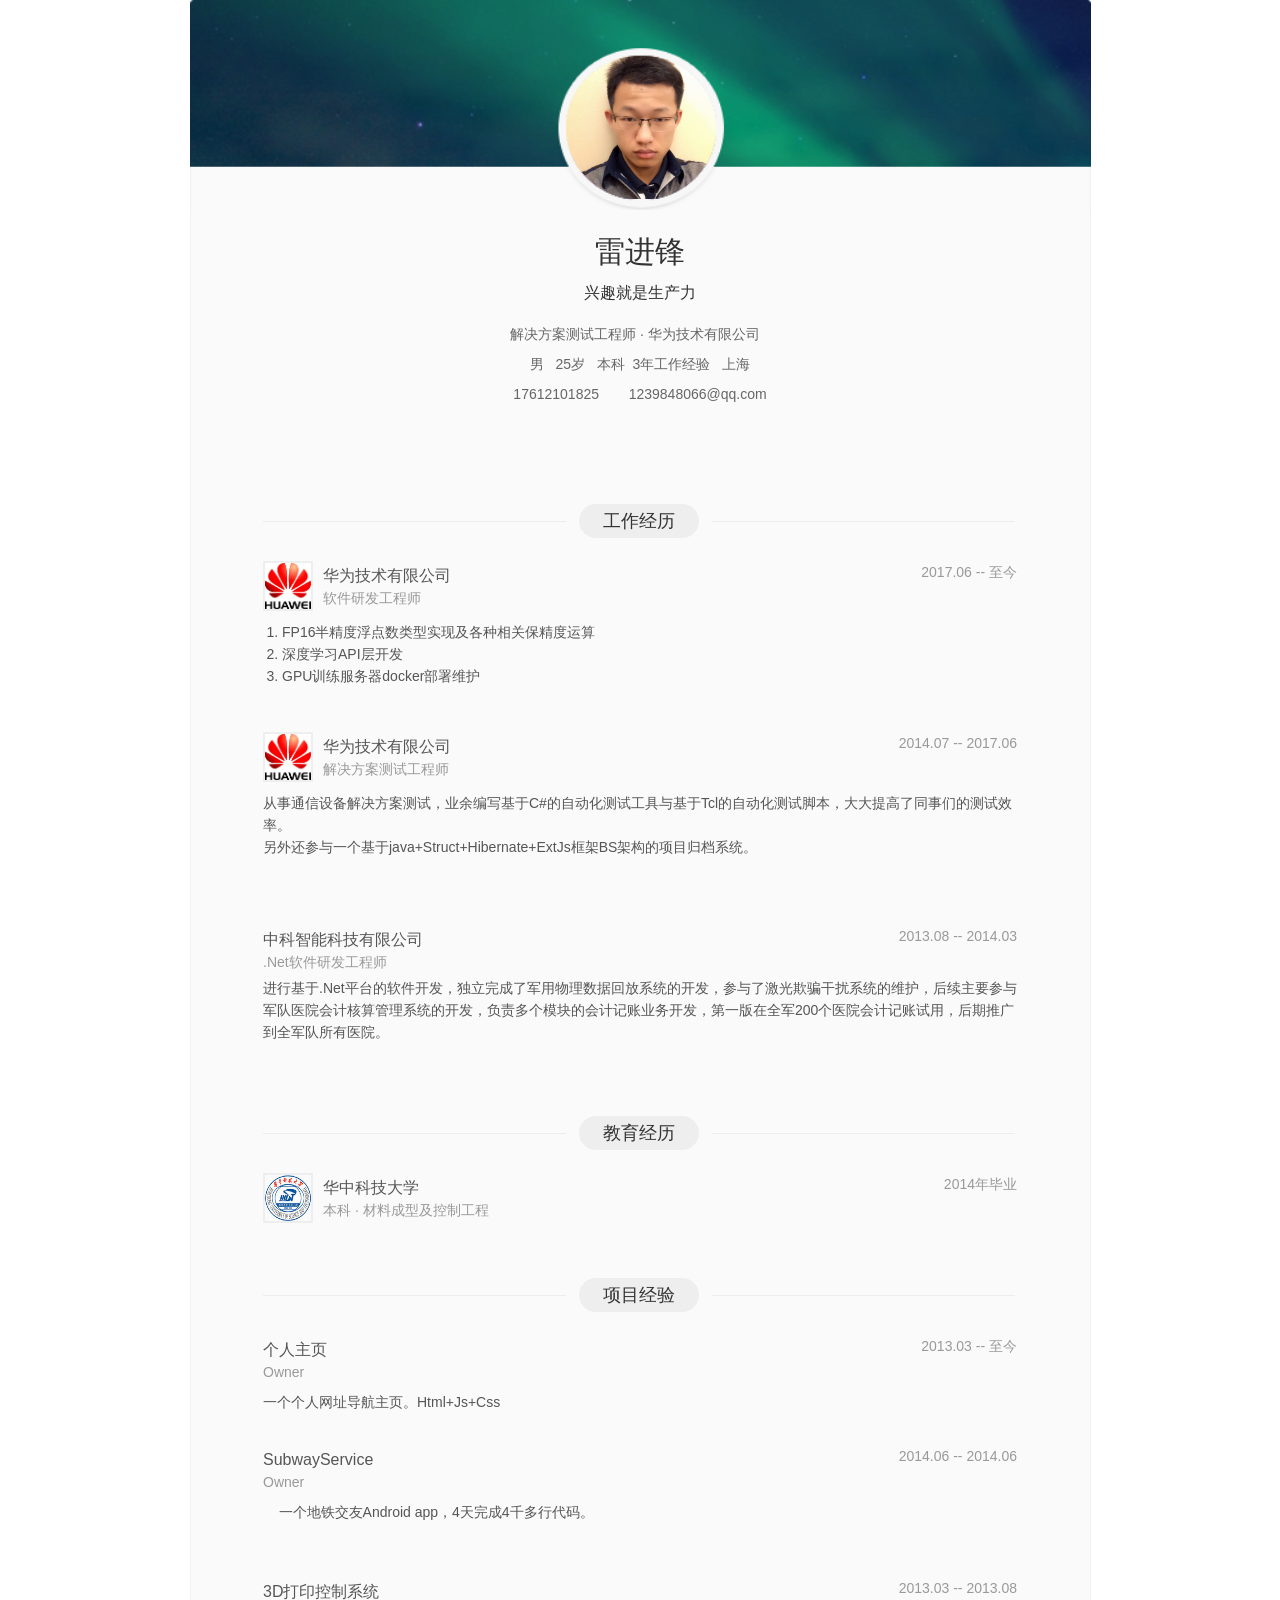
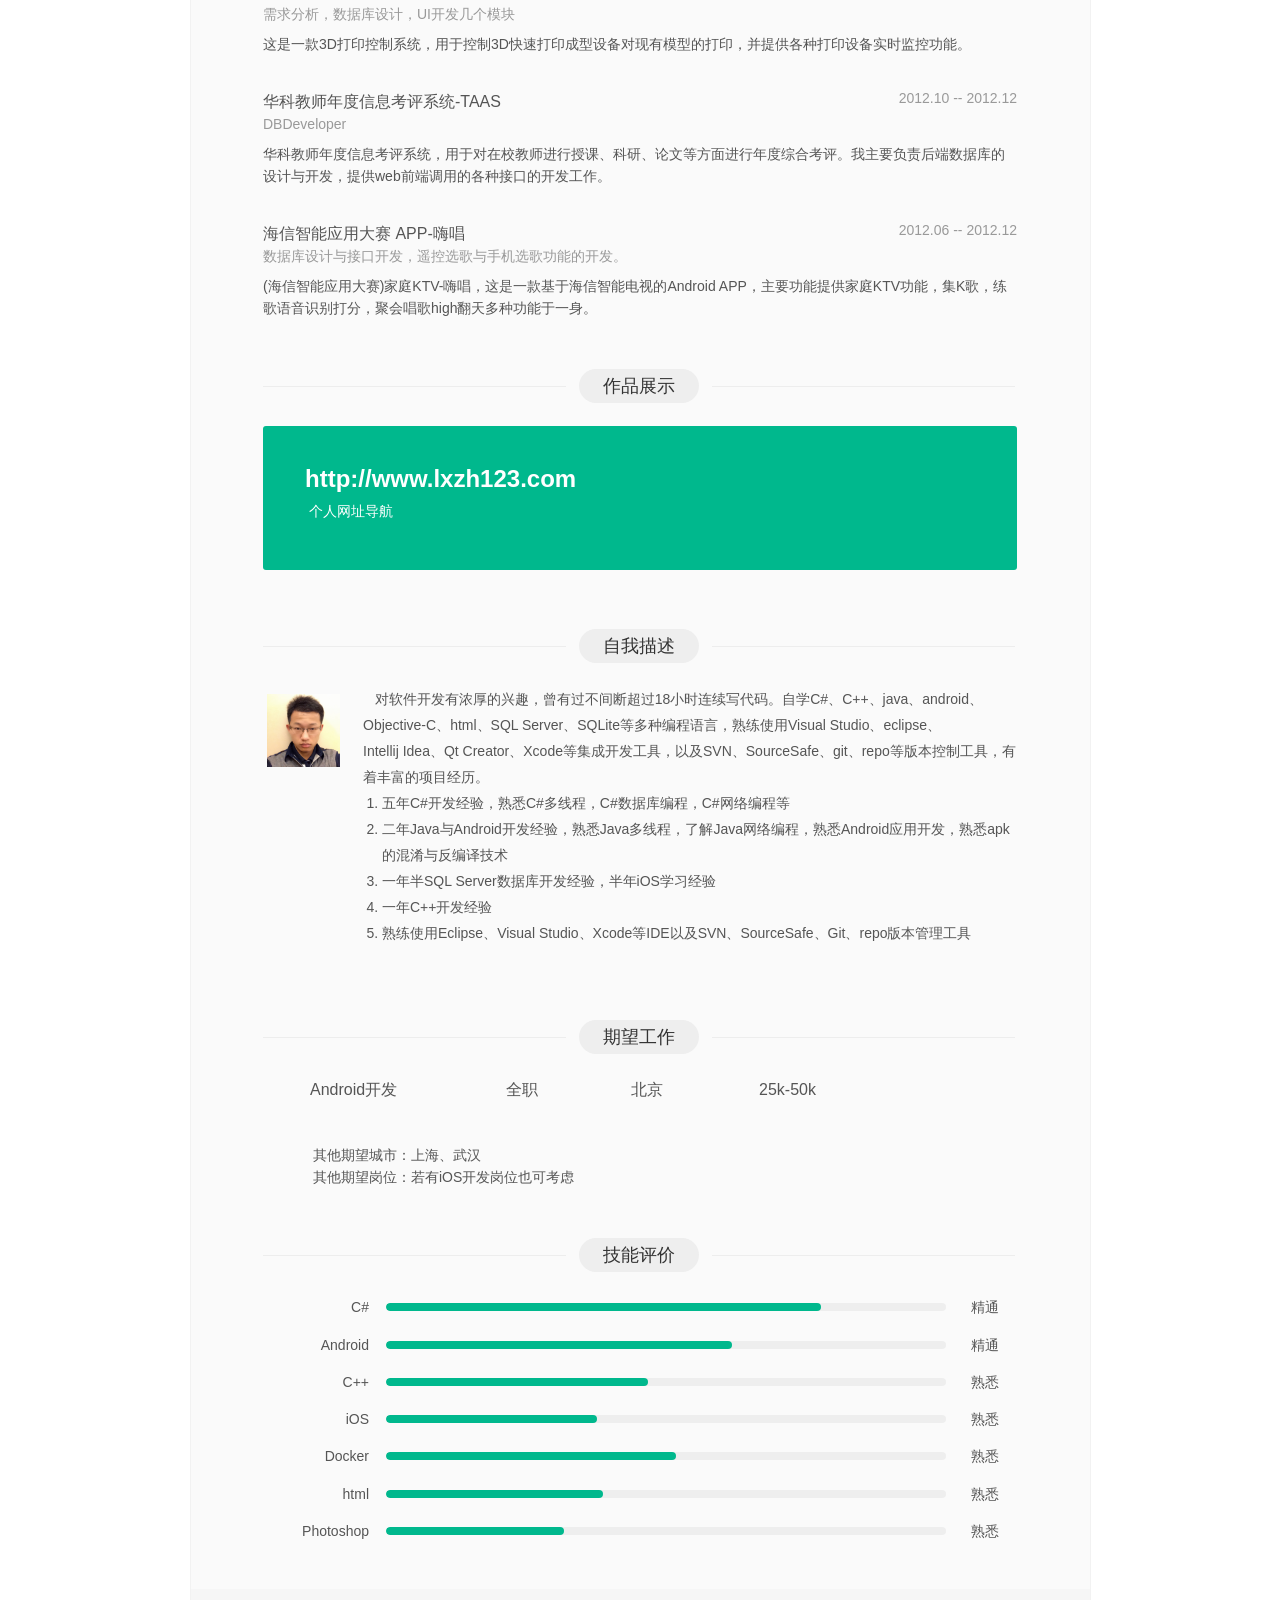
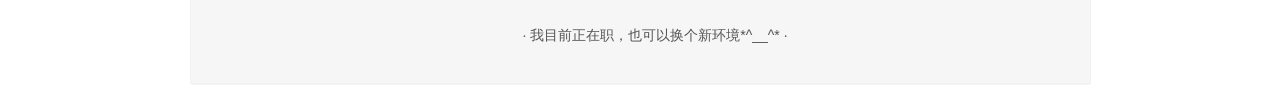
<file: personal/ljfvita.html>
<!DOCTYPE HTML>
<html>
<head>
<meta http-equiv="X-UA-Compatible" content="IE=10;IE=9;IE=8;IE=7;IE=EDGE">
<meta http-equiv="Cache-Control" content="no-siteapp" />
<link rel="alternate" media="handheld" href="#" />
<meta charset="utf-8">
<title>雷进锋的简历</title>
</head>
<body>
<div id="body">
    <div id="container">
<style type="text/css">
body{margin: 0;padding: 0;font: 14px/22px "微软雅黑","宋体",Arial;color: #333;word-wrap: break-word;}
.clearfixs:before,.clearfixs:after{content:"";display:table;}
.clearfixs:after{display:block;clear:both;}
.clearfixs{*zoom:1;}
input[type="text"]:focus{border:1px solid #32dbb3;}
.mr_created input[type="text"]:focus{border-width:1px;}
.mr_content input[type="text"]:focus{border:none;}
.mr_created input{border:none;}
a:hover{color:#00b88d;}
.fl{float:left;}
h1, h2, h3, h4, h5 {
font-weight: normal;
}
.dn{display:none;}
.mr_created input,.mr_created textarea{font-size:14px;}
.mr_uncreate *{list-style:none;}
.mr_uncreate *,.mr_created *{margin:0;padding:0;}
.mr_created .city_s .xl_list ,.mr_uncreate .city_s .xl_list{height:130px;}
.mr_created .mr_selCity,.mr_uncreate .mr_selCity{top:0;}
.mr_created .mr_selCity ul.mr_province ul,.mr_uncreate .mr_selCity ul.mr_province ul{width:287px;height:110px;padding:10px;}
.mr_created #mr_mr_head *,.mr_created .mr_myresume_r *{list-style:none;}
.mr_created #mr_mr_head{margin-bottom:0;}
.mr_created .mr_baseinfo{border-bottom:none;border-bottom-right-radius:0px;border-bottom-left-radius:0px;}
.mr_created .mr_infoed{margin-bottom:0px;}
.mr_myresume_l{float:left;width:901px;margin-bottom:20px;}
#mr_mr_head{margin-bottom:22px;}
.mr_created #mr_mr_head{margin-bottom:0;}
.mr_created #mr_mr_head *,.mr_created .mr_myresume_r *{list-style:none;}
.mr_top_bg{position:relative;height:135px;background:url(http://www.lagou.com/images/myresume/head_bg.jpg);z-index:2;}
.mr_top_bg *{position:absolute;width:152px;height:152px;top:47px;left:375px;}  
.mr_top_bg .opa{top:0px;left:0;width:100%;height:210px;z-index:2;}
.mr_top_bg input{opacity:0;filter:alpha(opacity:0);cursor:pointer;border-radius:50%;}
.mr_top_bg .shadow{width:116px;height:116px;top:47px;left:293px;display:none;}
.mr_baseinfo{position:relative;min-height:118px;padding:56px 0 10px 0;background-color: #fafafa;border:1px solid #f2f2f2;border-bottom-right-radius:3px;border-bottom-left-radius:3px;}
.mr_left_bg,.mr_right_bg{position:absolute;background: url(http://www.lagou.com/images/myresume/top_bg.png) no-repeat;width:12px;height:34px;top:76px;}
.mr_left_bg{left:-1px;background-position:0 0;}
.mr_right_bg{right:-2px;background-position:-40px 0;}
.mr_my_qr{position:absolute;cursor:pointer;z-index:10;right:52px;top:0;width:48px;height:50px;background:#f2f2f2 url(http://www.lagou.com/images/myresume/qr_bg.png) 10px 10px no-repeat;}
.mr_my_qr .dropdown_menu {width:288px;height:154px;background:url(http://www.lagou.com/images/qr/saowo_bg.png) no-repeat;color: #fff;display:block;padding:18px 8px 8px 8px;margin:50px 0 0 -220px;opacity: 0;visibility: hidden;-webkit-transition:.25s;transition:.25s;}
.open>.dropdown_menu{margin-top:58px !important;*margin:70px 0 0 -220px !important;opacity:1;visibility:visible}

.mr_w604{width:754px;margin:0 auto;}
.mr_p_name{height:40px;line-height:38px;margin-top:40px;margin-bottom:8px;}
.mr_name{display:block;height:40px;width:468px;margin:0 auto;line-height:40px;font-size:30px;color:#333;text-align:center;}
.mr_intro{display:block;color:#333;text-align:center;margin:0 auto;}
.mr_p_introduce .mr_intro{font-size:16px;width:468px;line-height:26px;}
.mr_p_introduce .mr_intro_grey{color:#bdbdbd;font-style: italic;}
.mr_edit{float:right;margin-right:12px;cursor:pointer;}
.mr_edit em{font-size:16px;color:#00b38a;}
.mr_edit i{display:inline-block;width:12px;height:14px;background:url(../images/myresume/icons_mr.png) -53px -6px no-repeat;margin-right:7px;}
.mr_edit *{vertical-align: middle;}
.mr_active{background-color: #fefef2;}
.mr_myresume_l input{margin:0;}
.mr_p_info{position:relative;color:#666;padding:5px 0 7px 0;}
.mr_p_info .mr_edit{position:absolute;right:0px;top:4px;}
.mr_edit i {display: inline-block;width: 12px;height: 14px;background: url(http://www.lagou.com/images/myresume/icons_mr.png) -53px -6px no-repeat;margin-right: 7px;}
.mr_name_edit,.mr_intro_edit{padding-left:154px;margin-bottom:8px;}
.mr_name_edit input,.mr_name_edit a,.mr_intro_edit input,.mr_introduce_edit *{vertical-align: middle;}
.mr_name_edit .ed_name,.mr_intro_edit .ed_name{width:368px; height:30px;border:1px solid #eeeff1;-moz-border-radius:3px;-webkit-border-radius:3px;border-radius:3px;margin:0;text-align:center;font: 30px/30px "微软雅黑","宋体",Arial;margin-right:12px;}
.mr_name_edit input[type="text"]:focus,.mr_intro_edit input[type="text"]:focus{border-width:1px;}
.mr_name_edit .save,.mr_intro_edit .save{border:none;margin:0;display:inline;padding:0 11px;*padding:0 4px;font-size:14px;height:30px;text-align:center;line-height:30px;color:#fff;background-color: #00b38a;-moz-border-radius:3px;-webkit-border-radius:3px;border-radius:3px;margin-right:12px;}
.mr_intro_edit .ed_name{font-size:16px;}
.mr_name_edit .cancel,.mr_intro_edit .cancel{color:#00b38a;}
.mr_p_info .info_t{text-align:center;margin-bottom:8px;}
.mr_p_info .info_b{text-align:center;}
.mr_p_info .mobile{margin-right:18px;}
.mr_p_info .mobile i{width:12px;height:14px;background-position:-131px -70px;}
.mr_p_info .email i{width:14px;height:10px;background-position:-150px -73px;}
.mr_info_edit{padding:40px 0 50px 155px;background-color:#fefef2;}
.mr_info_edit label{display:block;color:#afafa9;padding-bottom:4px;padding-left:3px;}
.mr_info_on{padding-left:83px;}
.form_wrap{position:relative;cursor:pointer;width:396px;height:46px;border:1px solid #f1f3e9;background-color:#fff;-moz-border-radius:3px;-webkit-border-radius:3px;border-radius:3px;margin-bottom:9px;}
.form_wrap .mr_button{text-align:left;padding-left:17px;width:327px;height:46px;background-color:#fff;}
.form_wrap .mr_input{width:327px;padding:0 0 0 17px;border:none;height:46px;}
.form_wrap .mr_input:focus{border:none;}
.form_wrap  .mr_selCity{width:395px;}
.form_wrap_y .mr_button{width:150px;}
.mr_sns_m .mr_button:focus{border:none;}
.mr_sj{position:absolute;right:18px;top:20px;border: 6px solid #fff;border-color: #d3d3d3 transparent transparent;display: block;font-size: 0px;height: 0;width: 0;}
.form_wrap_y .xl_list{width:190px;}
.xl_list{position:absolute;top:49px;left:-1px;z-index:2;width:395px;background-color:#fff;border:1px solid #e7e7e7;box-shadow:2px 2px 4px #efefe4;-moz-border-radius:3px;-webkit-border-radius:3px;border-radius:3px;}
.xl_list li{height:36px;line-height:36px;padding-left:17px;}
.xl_list li:hover{background-color:#f4f4f4;}
.xl_list .mr_selCity{margin:0;}
.xl_list *{list-style:none;}
.form_wrap_y{width:188px;}
.mr_basic .mr_basicform .mr_topdegree ul li,.mr_basic .mr_basicform .mr_workyear ul li,.mr_selCity ul.mr_province li,.mr_selCity ul.mr_province li,.mr_education ul li{ height: 33px;font-size: 14px;padding-left: 15px;line-height: 33px; cursor: pointer;}
.mr_selCity ul.mr_province li{padding: 0;text-align: center;}
.mr_selCity{height: 130px; background: #fff;width: 300px; overflow: hidden; margin-left: -1px;top: 45px; position: absolute;box-shadow:2px 2px 4px #efefe4;-moz-border-radius:3px;-webkit-border-radius:3px;border-radius:3px;border:1px solid #e7e7e7;}
.mr_selCity{height: 130px; background: #fff;width: 300px; overflow: hidden; margin-left: -1px;top: 45px; position: absolute;box-shadow:2px 2px 4px #efefe4;-moz-border-radius:3px;-webkit-border-radius:3px;border-radius:3px;border:1px solid #e7e7e7;}
.mr_selCity ul.mr_province{width: 90px; border-right: 1px solid #ececec;font-size: 14px;text-align: center;line-height: 33px; height: 130px; overflow: auto;}
.mr_selCity ul.mr_province li span{ cursor: pointer; display: inline-block;width: 73px;}
.mr_selCity ul.mr_province li ul{position: absolute;top:0;left: 90px;width: 209px;height: 130px;overflow: auto; color: #555}
.mr_selCity ul.mr_province li ul li{float: left;padding: 0px 8px;border-radius: 3px;margin:4px;height: 23px; line-height: 23px; cursor: pointer;}
.mr_locks{position:absolute;width:30px;height:30px;top:8px;right:8px;background:url(http://www.lagou.com/images/myresume/icons_mr.png) -144px -83px no-repeat;}

.mr_p_introduce{min-height:34px;line-height:32px;margin-bottom:4px;}
.mr_add_m{position:absolute;top:44px;left:0;padding:18px 0 0 20px;background-color:#fff;z-index:2;border:1px solid #e7e7e7;box-shadow:2px 2px 4px #efefe4;-moz-border-radius:3px;-webkit-border-radius:3px;border-radius:3px;}
.mr_add_m li.mr0{margin-right:0;}
.mr_month .mr0{margin-right:0;}
.mr_year_se span i,.mr_year_se span em{vertical-align:middle;}
.mr_year_se i{margin-right:11px;}
.mr_years,.mr_man{margin-right:12px;}
span.mr_man,span.mr_women{width:63px;padding-left:27px;color:#b5b5b5;;height:46px;line-height:46px;border:1px solid #f1f3e9;background-color:#fff;-moz-border-radius:3px;-webkit-border-radius:3px;border-radius:3px;cursor:pointer;}
span.active{color:#333;}
span.mr_man i,span.mr_women i{display:inline-block;width:16px;height:16px;background:url(http://www.lagou.com/images/myresume/icons_mr.png) no-repeat;}
span.mr_man i{background-position:-4px -25px;}
span.mr_man i.active{background-position:-4px -5px;}
span.mr_women i{background-position:-27px -25px;}
span.mr_women i.active{background-position:-27px -5px;}
.sns_area .mr_sns_m{position:relative;width:534px;margin-bottom:16px;}
.mr_add_sns{position:relative;}
.mr_add_sns i,.mr_add_sns em{vertical-align:middle;}
.mr_add_sns i{display:inline-block;margin-right:10px;width:15px;height:15px;background:url(http://www.lagou.com/images/myresume/icons_mr.png) -5px -69px no-repeat;}
.mr_add_sns em{color:#afafa9;}
.mr_add_m i,.mr_add_m em{position:absolute;background:none;top:-16px;border: 8px solid #e7e7e7;border-color: transparent transparent #e7e7e7;display: block;font-size: 0px;height: 0;width: 0;}
.mr_add_m em{border-color: transparent transparent #fff;top:-15px;}
.mr_add_m ul{width:276px;}
.mr_add_m li{float:left;width:42px;height:42px;margin:0 4px 10px 0;}
.mr_add_m li.mr0{margin-right:0;}
.mr_add_m .sns1{background:url(http://www.lagou.com/images/myresume/sns_bg.png) -2px 3px no-repeat;}
.mr_add_m .sns2{background:url(http://www.lagou.com/images/myresume/sns_bg.png) -54px 3px no-repeat;}
.mr_add_m .sns3{background:url(http://www.lagou.com/images/myresume/sns_bg.png) -106px 3px no-repeat;}
.mr_add_m .sns4{background:url(http://www.lagou.com/images/myresume/sns_bg.png) -158px 3px no-repeat;}
.mr_add_m .sns5{background:url(http://www.lagou.com/images/myresume/sns_bg.png) -210px 3px no-repeat;}
.mr_add_m .sns6{background:url(http://www.lagou.com/images/myresume/sns_bg.png) -261px 3px no-repeat;}
.mr_add_m .sns7{background:url(http://www.lagou.com/images/myresume/sns_bg.png) -312px 3px no-repeat;}
.mr_add_m .sns8{background:url(http://www.lagou.com/images/myresume/sns_bg.png) -364px 3px no-repeat;}
.mr_add_m .sns9{background:url(http://www.lagou.com/images/myresume/sns_bg.png) -415px 3px no-repeat;}
.mr_add_m .sns10{background:url(http://www.lagou.com/images/myresume/sns_bg.png) -467px 3px no-repeat;}
.mr_add_m .sns11{background:url(http://www.lagou.com/images/myresume/sns_bg.png) -518px 3px no-repeat;}
.mr_add_m .sns12{background:url(http://www.lagou.com/images/myresume/sns_bg.png) -570px 3px no-repeat;}

.mr_add_m .sns1.active{background:url(http://www.lagou.com/images/myresume/sns_bg.png) -1px -43px no-repeat;}
.mr_add_m .sns2.active{background:url(http://www.lagou.com/images/myresume/sns_bg.png) -54px  -43px no-repeat;}
.mr_add_m .sns3.active{background:url(http://www.lagou.com/images/myresume/sns_bg.png) -106px  -43px no-repeat;}
.mr_add_m .sns4.active{background:url(http://www.lagou.com/images/myresume/sns_bg.png) -158px  -43px no-repeat;}
.mr_add_m .sns5.active{background:url(http://www.lagou.com/images/myresume/sns_bg.png) -210px  -43px no-repeat;}
.mr_add_m .sns6.active{background:url(http://www.lagou.com/images/myresume/sns_bg.png) -261px  -43px no-repeat;}
.mr_add_m .sns7.active{background:url(http://www.lagou.com/images/myresume/sns_bg.png) -313px  -43px no-repeat;}
.mr_add_m .sns8.active{background:url(http://www.lagou.com/images/myresume/sns_bg.png) -364px  -43px no-repeat;}
.mr_add_m .sns9.active{background:url(http://www.lagou.com/images/myresume/sns_bg.png) -415px  -43px no-repeat;}
.mr_add_m .sns10.active{background:url(http://www.lagou.com/images/myresume/sns_bg.png) -467px  -43px no-repeat;}
.mr_add_m .sns11.active{background:url(http://www.lagou.com/images/myresume/sns_bg.png) -518px  -43px no-repeat;}
.mr_add_m .sns12.active{background:url(http://www.lagou.com/images/myresume/sns_bg.png) -570px  -43px no-repeat;}
.mr_add_op{padding:10px 0;margin-left:-20px;background-color:#fafafa;}
.mr_add_op a{vertical-align:middle;}
.mr_add_op .mr_none_my{float:left;color:#b5b5b5;padding:6px 0;margin-left:20px;}
.mr_add_op .sns_cancel,.mr_add_op .sns_save{float:right;padding:6px 13px;text-align:center;}
.mr_add_op .sns_save{background-color:#00b88d;color:#fff;-moz-border-radius:3px;-webkit-border-radius:3px;border-radius:3px;}
.sns_add{cursor:pointer;}
.mr_sns_m i{position:absolute;left:-43px;top:7px;width:30px;height:30px;background:url(http://www.lagou.com/images/myresume/sns_bg.png) no-repeat;}
.mr_sns_m .mr_button{width:467px;padding:0 0 0 17px;border:none;}
.mr_sns_m em{position:absolute;width:20px;height:20px;right:10px;top:13px;}
.mr_sns_m .mr_ok{background:url(http://www.lagou.com/images/myresume/icons_mr.png) -4px -46px no-repeat;}
#expectJob .mr_moudle_content{padding-bottom:25px;}
/*在线简历页面主内容区域*/
.mr_myresume_l .mr_content{padding-top:26px;background-color: #fafafa;border: 1px solid #f2f2f2;border-bottom:2px solid #f2f2f2;border-top:none;border-bottom-right-radius: 3px;border-bottom-left-radius: 3px;}
.mr_moudle_head{margin-bottom:23px;}
#customBlock .mr_moudle_head{margin-bottom:33px;}
.mr_moudle_head .mr_head_l{float:center;}
.mr_moudle_head .mr_head_r{float:right;margin-top:3px;cursor:pointer;}
.mr_title span{vertical-align:middle;display:inline-block;}
.mr_title .mr_title_l{width:303px;height:0;border-top:1px solid #ededed;}
.mr_title .mr_title_c{font-size:18px;padding:6px 24px;text-align:center;background-color:#eee;-moz-border-radius:26px;-webkit-border-radius:26px;border-radius:26px;margin:0 13px;}
.mr_title .mr_title_r{width:152px;height:0;border-top:1px solid #ededed;}
.mr_moudle_head .mr_head_r *{vertical-align:middle;}
.mr_moudle_head .mr_head_r em{font-size:16px;color:#00b88d;}
.mr_moudle_head .mr_head_r i{display: inline-block;width: 15px;height: 15px;background: url(http://www.lagou.com/images/myresume/icons_mr.png) -5px -69px no-repeat;margin-right:6px;}
.mr_moudle_content{padding-bottom:21px;color:#555;font-size:14px;} /* 块  margin-bottom 48*/
.mr_moudle_content .mr_content_l{float:left;max-width: 445px;}
.mr_moudle_content .mr_content_r{float:right;}
.mr_content_l .l1{float:left;margin-right:10px;}
.mr_content_l .l2{position: relative;float: left;padding-top: 10px;max-width: 380px;}
#workExperience .mr_content_l .l2,#educationalBackground .mr_content_l .l2{padding-top:4px;}
.mr_content_l .l2 a.projectTitle{/* position:relative; */font-size:16px;color:#555;text-decoration:none}
.mr_content_l .l2 a.projectTitle:hover{color:#00b88d}
.mr_content_l .l2 a.nourl{cursor:default;}
.mr_content_l .l2 a.nourl:hover{color:#555;}
.mr_content_l .l2 p{color:#999;}
.mr_content_l .l2 a.projectTitle span{position:absolute;top:14px;right:-18px;width:12px;height:12px;background:url(http://www.lagou.com/images/myresume/icons_mr.png) -95px -197px no-repeat;}
.mr_content_l .l1 img{width:46px;height:46px;border:2px solid #eee;}
.mr_content_l .l2 h4{font-size:16px;}
.mr_content_l .l2 span{color:#999;display:block;}
.mr_c_r_t{text-align:right;margin:5px 0 2px 0;*margin-top:8px;float:none;}
.mr_content_r span{color:#999;}
.mr_content_m{padding:14px 0 0 0px;*padding-left:1px;color:#555;}
.mb46{margin-bottom:46px;}
.mr_jobe_list{padding-bottom:44px;}
/* #educationalBackground .mr_moudle_content{padding-bottom:15px;} */
.mr_wo_show{padding:13px 18px 46px 42px;background-color:#00b88d;margin-bottom:38px;-moz-border-radius:3px;-webkit-border-radius:3px;border-radius:3px;}
.mr_wo_show p{line-height:26px;color:#fff;}
.mr_self_site{color:#fff;margin-bottom:8px;font-size:24px;}
.mr_self_sitelink {font-weight:bold;text-decoration:none;/* display:inline-block;width:558px; */word-break:break-all;color: #fff;}
.mr_self_sitelink:hover{color:#fff;}
.mr_wo_show .mr_c_r_t em{color:#50f9d2;}
.mr_wo_show .mr_c_r_t i{background:url(http://www.lagou.com/images/myresume/icons_mr.png) -131px -115px no-repeat;}
.wh43{width:100%;}
.mr_work_upload .l2 span{display:inline-block;}
.mr_wu_con .mr_work_title{margin:0 6px;}
.mr_wu_show{margin-bottom:20px;}
.mr_wu_show .mr_c_r_t{padding-top:4px;}
.mr_wu_con .l2 span{color:#333;}
.mr_wu_show .mr_wu_con_m{color:#555;}
.mr_self_l{position:relative;height:81px;}
#selfDescription .mr_head_r i,#expectJob .mr_head_r i,#skillsAssess .mr_head_r i,#customBlock .mr_head_r i{display: inline-block;width: 15px;height: 15px;background: url(http://www.lagou.com/images/myresume/icons_mr.png) -53px -6px no-repeat;margin-right: 7px;}
/* .mr_self_l img{width:73px;height:73px;border-radius:50%;border:4px solid #f7f7f7;box-shadow:0px 2px 3px #dfdfdf;} */
.mr_self_l img{position:absolute;left:4px;width:73px;height:73px;top:8px;}
.mr_self_l i{position:absolute;z-index:2;width:81px;height:81px;background:url(http://www.lagou.com/images/myresume/mr_txs.png) no-repeat;} 
.mr_moudle_content .mr_self_l{float:left;width:100px;padding-top:5px;}
.mr_moudle_content .mr_self_r{float:left;width:654px;color:#555;line-height:26px;}
#selfDescription .mr_moudle_content{padding-bottom:48px;}
#expectJob .expectjob_list{position:relative;}
#expectJob .mr_job_des i{position:absolute;width:32px;height:31px;background:url(http://www.lagou.com/images/myresume/icons_mr.png) no-repeat;}
#expectJob .mr_moudle_content .mr_job_t{left:0;top:1px;background-position:-160px -110px;}
#expectJob .mr_moudle_content .mr_job_b{right:0;bottom:5px;background-position:-160px -153px;}
.mr_moudle_content .mr_job_info{text-align:center;padding-left:28px;}
.mr_job_info{color:#555;}
.mr_job_info li{list-style:none;float:left;text-align:left;height:24px;line-height:24px;overflow:hidden;white-space:nowrap;text-overflow: ellipsis;}
.mr_name_li{width:188px;}
.mr_jobtype_li{width:128px;}
.mr_city_li{width:124px;}
.mr_sns .sns10 span{min-width:56px;}
.mr_jobrange_li{width:94px;}
.mr_job_info i{display:inline-block;margin-right:10px;background:url(http://www.lagou.com/images/myresume/icons_mr.png) no-repeat;}
.mr_name_li i{width:9px;height:19px;background-position:-97px -220px;}
.mr_jobtype_li i{width:17px;height:17px;background-position:-93px -247px;}
.mr_city_li i{width:14px;height:17px;background-position:-93px -273px;}
.mr_jobrange_li i{width:18px;height:18px;background-position:-92px -294px;}
.mr_job_info li *{vertical-align:middle;}
.mr_job_info li{overflow:hidden;white-space:nowrap;text-overflow: ellipsis;}

.mr_job_info p .mr_333{color:#333;}
.expectjob_list .mr_job_des {position:relative;margin-top:28px;padding:15px 38px 25px 50px;}.mr_moudle_content .mr_job_info{text-align:center;}
.mr_job_info{color:#555;}
.mr_job_info p .mr_333{color:#333;}
.expectjob_list .clearfixs li{font-size:16px;}
/* 
#skillsAssess{padding-bottom:50px;}
.mr_skill_con{padding-left:20px;margin-bottom:18px;}
.mr_skill_con span{vertical-align:middle;display:inline-block;}
.mr_skill_con .mr_skill_name{width:90px;height:22px;text-align:right;margin-right:13px;word-wrap:break-word;white-space:nowrap;overflow:hidden;text-overflow: ellipsis;}
.mr_skill_con .mr_skill_name:after{
content:"...";
}
.mr_skill_con .mr_skill_plan{position:relative;width:420px;height:8px;border-radius:4px;background-color:#eee;margin-right:21px;overflow:hidden;}
.mr_skill_plan em{position:absolute;left:0;top:0;display:inline-block;height:8px;width:370px;background-color:#00b88d;border-radius:4px;overflow:hidden;} */
#skillsAssess{padding-bottom:12px;}
.mr_skill_con{padding-left:16px;margin-bottom:14px;position:relative;}
.mr_skill_con span{vertical-align:middle;display:inline-block;}
.mr_skill_con .mr_skill_name{width:90px;height:22px;text-align:right;margin-right:13px;word-wrap:break-word;white-space:nowrap;overflow:hidden;text-overflow: ellipsis;}
/* .mr_skill_con .mr_skill_name:after{
content:"...";
} */
.mr_skill_con .mr_skill_plan{position:relative;width:560px;height:8px;border-radius:4px;background-color:#eee;margin-right:21px;overflow:hidden;}
.mr_skill_plan em{position:absolute;left:0;top:0;display:inline-block;height:8px;background-color:#00b88d;border-radius:4px;overflow:hidden;}
.mr_skill_con .mr_skill_delete{width:13px;height:13px;background:url(http://www.lagou.com/images/myresume/skill_delete.png) center top no-repeat;cursor:pointer;}
.mr_moudle_content .mr_skill_add{padding-left:125px;*padding-left:104px;color:#999999;font-size:16px;}
.mr_skill_add span{display:inline-block;width:88px;text-indent:22px;background:url(http://www.lagou.com/images/myresume/skill_add.png) left 3px no-repeat;cursor:pointer;}
#customBlock{padding-bottom:30px;}
#customBlock .mr_title{position:relative;}
.mr_title .cust_title{position:absolute;top:-4px;left: 50%;padding:0 13px;background-color:#FAFAFA;}
#customBlock #width604{width:754px;}
#customBlock .mr_line_tl{width:528px;height: 0;border-top: 1px solid #ededed;}
.cust_title span{padding:6px 24px;text-align: center;font-size: 18px;background-color: #eee;-moz-border-radius: 26px;-webkit-border-radius: 26px;border-radius: 26px;}
#customBlock .mr_prolink .mr_btn{width:484px;}
.mr_skill_con .mr_skill_circle{display:inline-block;width:20px;height:19px;position:absolute;left:122px;top:3px;background:url(http://www.lagou.com/images/myresume/skill_circle.png) no-repeat center top;}
.mr_skill_circle em{display:inline-block;width:29px;height:23px;position:absolute;right: -4px;top: -22px;text-align: center;line-height:18px;padding: 0px;color: #ffffff;background:url(http://www.lagou.com/images/myresume/skill_img.png) center top no-repeat;font-size:10px;}


/****一句话介绍****/
.mrcenter{margin:0 auto 20px auto; float:none;}

/*创建在线简历   基本信息样式*/
.mr_infoed{margin-bottom:63px;}
.mr_created .mr_infoed{margin-bottom:0px;}
.mr_p_info .shenfen{margin-right:10px;}
.mr_p_info .shenfen i{width:14px;height:12px;background-position:-90px -72px;}
.mr_p_info .base_info{}
.mr_p_info .base_info i{width:13px;height:13px;background-position:-111px -70px;}
.mr_p_info .base_info em{margin-right:12px;}
.mr_p_info .base_info em.mr0{margin:0;}
#workExperience .mr_content_m{padding:4px 0 1px 0;}
#workExperience .list_show{padding-bottom:6px;}
#workExperience .mr_moudle_content{padding-bottom:0;}
#educationalBackground .mb46{margin-bottom:0;}
#educationalBackground .mr_moudle_content{padding-bottom:5px;}
#projectExperience .mr_content_m{padding-top:8px;}
#projectExperience .mr_jobe_list{padding-bottom:32px;}
#projectExperience .mr_moudle_content{padding-bottom:18px;}
.mr_sns a{position:relative;display:inline-block;width:30px;background:none;height:30px;margin:0 8px;}
.mr_sns a span{position:absolute;min-width:28px;display:none;top:-29px;left:50%;height:20px;line-height:20px;line-height:18px\9;color:#fff;text-align:center;background-color:#666660;padding:0 10px;-moz-border-radius:10px;-webkit-border-radius:10px;border-radius:10px;}
.mr_sns a em{position:absolute; top:20px;left:50%;margin-left:-4px;font-size:0px; height:0; width:0; border-width:4px 4px 0; border-style:solid dashed; border-color:#666 transparent transparent;overflow: hidden;-webkit-transition:all 0.4s ease 0s;-moz-transition:all 0.4s ease 0s;-o-transition:all 0.4s ease 0s;transition:all 0.4s ease 0s;}
.mr_sns .mr0{margin-right:0;}
.mr_sns i{display:inline-block;width:30px;background:none;height:30px;margin-right:17px;}
.mr_sns .sns1,.mr_sns_m .sns1,.mr_add_m .sns1{background:url(http://www.lagou.com/images/myresume/sns_bg.png) -4px -5px no-repeat;}
.mr_sns .sns2,.mr_sns_m .sns2,.mr_add_m .sns2{background:url(http://www.lagou.com/images/myresume/sns_bg.png) -56px -5px no-repeat;}
.mr_sns .sns3,.mr_sns_m .sns3,.mr_add_m .sns3{background:url(http://www.lagou.com/images/myresume/sns_bg.png) -108px -5px no-repeat;}
.mr_sns .sns4,.mr_sns_m .sns4,.mr_add_m .sns4{background:url(http://www.lagou.com/images/myresume/sns_bg.png) -160px -5px no-repeat;}
.mr_sns .sns5,.mr_sns_m .sns5,.mr_add_m .sns5{background:url(http://www.lagou.com/images/myresume/sns_bg.png) -212px -5px no-repeat;}
.mr_sns .sns6,.mr_sns_m .sns6,.mr_add_m .sns6{background:url(http://www.lagou.com/images/myresume/sns_bg.png) -263px -5px no-repeat;}
.mr_sns .sns7,.mr_sns_m .sns7,.mr_add_m .sns7{background:url(http://www.lagou.com/images/myresume/sns_bg.png) -314px -5px no-repeat;}
.mr_sns .sns8,.mr_sns_m .sns8,.mr_add_m .sns8{background:url(http://www.lagou.com/images/myresume/sns_bg.png) -366px -5px no-repeat;}
.mr_sns .sns9,.mr_sns_m .sns9,.mr_add_m .sns9{background:url(http://www.lagou.com/images/myresume/sns_bg.png) -417px -5px no-repeat;}
.mr_sns .sns10,.mr_sns_m .sns10,.mr_add_m .sns10{background:url(http://www.lagou.com/images/myresume/sns_bg.png) -469px -5px no-repeat;}
.mr_sns .sns11,.mr_sns_m .sns11,.mr_add_m .sns11{background:url(http://www.lagou.com/images/myresume/sns_bg.png) -520px -5px no-repeat;}
.mr_sns .sns12,.mr_sns_m .sns12,.mr_add_m .sns12{background:url(http://www.lagou.com/images/myresume/sns_bg.png) -572px -5px no-repeat;}
.mr_infoed .mr_sns{text-align:center;padding-top:20px;}
#projectExperience .mr_content_l .l2{padding-top:4px;}
.mr_ope .mr_delete{position:relative;cursor:pointer;float:right;font-size:16px;color:#ff685e;margin-top:13px;}
.mr_ope{padding-top:34px;}
.mr_ope .mr_save,.mr_ope .mr_cancel{padding:12px 18px;font-size:16px;vertical-align:middle;}
.mr_cancel{color:#00b88d;}
.mr_save{background-color:#00b38a;margin-right:5px;color:#fff;-moz-border-radius:3px;-webkit-border-radius:3px;border-radius:3px;}

/*底部求职者职场状态*/
.mr_self_state{position:relative;height:94px;background-color:#f6f6f6;color:#555;font-size:14px;text-align: center;}
.mr_self_state *{list-style:none;}
.mr_self_state .form_wrap{position:absolute;top:50%;left:50%;margin:-24px 0 0 -135px;border:1px solid #eaeced;width:300px;}
.mr_self_state .mr_button{width:300px;}
.mr_self_state .select_color{border-color:#32dbb3;}
.mr_self_state .xl_list{width:330px;}
.mr_bottom{margin-top:5px;}
.mr_bottom *{list-style:none;}
.mr_bottom .mr_bottom_l{float:left;position:relative;cursor:pointer;}
.mr_bottom .mr_bottom_r{float:right;}
.mr_bottom_l i{display:inline-block;margin-right:10px;width:16px;height:12px;background:url(http://www.lagou.com/images/myresume/icons_mr.png) -90px -140px no-repeat;}
.mr_bottom_l em{color:#c5c5c5;}
.mr_bottom .mr_down:hover em{color:#333;}
.mr_bottom .mr_down:hover i{background:url(http://www.lagou.com/images/myresume/icons_mr.png) -117px -140px no-repeat;}
.mr_bottom_r{text-align:right;color:#c6c6c6;}
.mr_bottom_l .mr_down_tip{position:absolute; width:96px;height:116px;top:-126px;left:12px;background-color:#fff;border:1px solid #e7e7e7;-moz-border-radius:3px;-webkit-border-radius:3px;border-radius:3px;}
.mr_down_tip i, .mr_down_tip em {position: absolute;background: none;border: 8px solid #e7e7e7;border-color:#e7e7e7 transparent transparent;display: block;font-size: 0px;height: 0;width: 0;}
.mr_down_tip i{right:2px;bottom:-16px;}
.mr_down_tip em{right:12px;bottom:-15px;border-color:#fff transparent transparent;;}
.mr_down_tip li{height:38px;line-height:38px;}
.mr_down_tip li a{display:block;text-align:center;}
.mr_down_tip li.active a{background-color:#00b88d;color:#fff;}
.mr_sns_m .mr_no{background:url(http://www.lagou.com/images/myresume/icons_mr.png) -28px -46px no-repeat;}
.mr_sns_m .sns_del{position:absolute;width:16px;height:16px;right:-30px;top:15px;background:url(http://www.lagou.com/images/myresume/icons_mr.png) -57px -49px no-repeat;}
.mr_add_sns{position:relative;}
.m_portrait{width:100%;height:135px;position:relative;z-index:2;background:url(http://www.lagou.com/images/myresume/head_bg.jpg) no-repeat;}
.m_portrait .opa{position:absolute;}
.mr_wo_preview ol,.mr_wu_con_m ol,.mr_self_r ol,.mr_expjob_content ol,.mr_wo_preview ul,.mr_wu_con_m ul,.mr_self_r ul,.mr_expjob_content ul{padding-left:19px;}
.olpf ol,.olpf ul{padding-left:19px;}
.mr_wo_preview {color:#fff;}
.mr_preview .mr_title .mr_title_r{width:303px;}
.resume_status {background: #f6f6f6;border: none!important;text-align: center;margin: -12px 0 0 -135px!important;cursor: default;}
.m_portrait div {
	/* background: url(http://www.lagou.com/images/profile_cover.png) no-repeat;
	width: 120px;
	height: 120px;
	position: absolute;
	z-index: 5; */
	width:200px;
	height:132px;
	position:absolute;
	left:41%;
	top:39px;
	z-index:100;
}
</style>
	<div class="clearfixs mr_created mr_preview">
		<div class="mr_myresume_l mrcenter">
			<div id="mr_mr_head">
				<div class="m_portrait mr_top_bg">
					<img src="../images/frame.png" class="opa" alt="" />
					<img src="../images/photo.jpg" width="120" height="120" alt="" />
				</div>
				<div class="mr_baseinfo">
					<div class="mr_p_name mr_w604 clearfixs">
						<span class="mr_name">雷进锋</span>
					</div>
					<div class="mr_p_introduce mr_w604 clearfixs">
						<span class="mr_intro">兴趣就是生产力</span>
					</div>
					<div class="mr_p_info mr_infoed mr_w604 clearfixs">		
						<div class="info_t">
							<!--  需要加判断 -->
							<!-- 用户有工作经历没有教育经历 -->
								<!-- 如果用户选择的身份是教育经历 -->
									<!-- 如果用户是应届毕业生 -->
										<span class="shenfen">
										<i></i>
										解决方案测试工程师 · 华为技术有限公司
										</span>
						</div>						
						<div class="info_t">
							<span class="base_info"><i></i>男&nbsp;&nbsp;&nbsp;25岁&nbsp;&nbsp;&nbsp;本科
							<span class="job_span">&nbsp;3年工作经验</span><span class="birth_span dn">1992.07年出生</span>&nbsp;&nbsp;&nbsp;上海
						</div>
						<div class="info_b">
							<span class="mobile"><i></i>17612101825</span>&nbsp;&nbsp;
							<span class="email"><i></i>1239848066@qq.com</span>
						</div>
						<div class="mr_sns">
						<!--   -------------------社交账号     -----------------       -->
							<a href="https://github.com/ljf1239848066" target="_blank" data-sns="6" data-site="https://github.com/ljf1239848066"><span><em></em></span></a>
						</div>
					</div>	
				</div>
			</div>	
			<!--                  工作经历                                                 -->
			<div class="mr_content">
				<div class="mr_w604">
					<div id="workExperience">
						<div>
							<div class="mr_moudle_head clearfixs">
								<div class="mr_head_l">
									<div class="mr_title">
										<span class="mr_title_l"></span><span class="mr_title_c"> 工作经历  </span><span class="mr_title_r"></span>
									</div>
								</div>
							</div>
							<div class="mr_moudle_content">
							<div class="list_show">
								<div class="mr_jobe_list">
									<div class="clearfixs">
										<div class="mr_content_l">
											<div class="l1">
												<img src="../images/huawei_logo.png" alt="华为技术有限公司"/>
											</div>
											<div class="l2">
												<h4>华为技术有限公司</h4>
												<span>软件研发工程师</span>
											</div>
										</div>
										<div class="mr_content_r">
											<span>2017.06 -- 至今</span>
										</div>
									</div>
	
									<div class="mr_content_m olpf">
										<ol>
		<li><p>FP16半精度浮点数类型实现及各种相关保精度运算</p></li>
		<li><p>深度学习API层开发</p></li>
		<li><p>GPU训练服务器docker部署维护</p></li>
	</ol>
									</div>
								</div>
								<div class="mr_jobe_list">
								<div class="clearfixs">
									<div class="mr_content_l">
										<div class="l1">
											<img src="../images/huawei_logo.png" alt="华为技术有限公司"/>
										</div>
										<div class="l2">
											<h4>华为技术有限公司</h4>
											<span>解决方案测试工程师</span>
										</div>
									</div>
									<div class="mr_content_r">
										<span>2014.07 -- 2017.06</span>
									</div>						
								</div>
								
								<div class="mr_content_m olpf">
									<p>从事通信设备解决方案测试，业余编写基于C#的自动化测试工具与基于Tcl的自动化测试脚本，大大提高了同事们的测试效率。</p>
<p>另外还参与一个基于java+Struct+Hibernate+ExtJs框架BS架构的项目归档系统。</p>
<p><br /></p>
								</div>	
								</div>
								<div class="mr_jobe_list">
								<div class="clearfixs">
									<div class="mr_content_l">
										<div class="l2">
											<h4>中科智能科技有限公司</h4>
											<span>.Net软件研发工程师</span>
										</div>
									</div>
									<div class="mr_content_r">
										<span>2013.08 -- 2014.03</span>
									</div>							
								</div>
								
								<div class="mr_content_m olpf">
									<p>进行基于.Net平台的软件开发，独立完成了军用物理数据回放系统的开发，参与了激光欺骗干扰系统的维护，后续主要参与军队医院会计核算管理系统的开发，负责多个模块的会计记账业务开发，第一版在全军200个医院会计记账试用，后期推广到全军队所有医院。</p>
<p><br /></p>
								</div>	
								</div>
							</div>
							</div>						
						</div>
					</div>
					
					<div id="educationalBackground">
						<div>
							<div class="mr_moudle_head clearfixs">
								<div class="mr_head_l">
									<div class="mr_title">
										<span class="mr_title_l"></span><span class="mr_title_c">教育经历</span><span class="mr_title_r"></span>
									</div>
								</div>
								<!-- <div class="mr_head_r">
									<i></i><em>添加</em>
								</div> -->
							</div>
							<div class="mr_moudle_content">
							<div class="list_show">	
								<div class="clearfixs mb46 mr_jobe_list">
									<div class="mr_content_l">
										<div class="l1">
											<!-- 学校图片后台还没有给（待确认是否没有图片就不展示），参照工作经历 -->
											<img src="../images/hust_logo.png"/>
										</div>
										<div class="l2">
											<h4>华中科技大学</h4>
											<span>本科 · 材料成型及控制工程</span>
										</div>
									</div>
									<div class="mr_content_r">
										<span>2014年毕业</span>
									</div>							
								</div>
							</div>
							</div>						
						</div>
					</div>	
					
					<div id="projectExperience">
						<div>
							<div class="mr_moudle_head clearfixs">
								<div class="mr_head_l">
									<div class="mr_title">
										<span class="mr_title_l"></span><span class="mr_title_c">项目经验</span><span class="mr_title_r"></span>
									</div>
								</div>
							</div>
							<div class="mr_moudle_content" id="projectList">
								<div class="mr_jobe_list">
								<div class="clearfixs">
									<div class="mr_content_l">
										<div class="l2">
											<a class="projectTitle"  target="_blank" href="http://www.lxzh123.com/"><span></span>个人主页</a>
											<p>Owner</p>
										</div>
									</div>
									
									<div class="mr_content_r">
										<span>2013.03 -- 至今</span>
									</div>							
								</div>
								<div class="mr_content_m olpf">
									<p>一个个人网址导航主页。Html+Js+Css</p>
								</div>	
								</div>	
								<div class="mr_jobe_list">
								<div class="clearfixs">
									<div class="mr_content_l">
										<div class="l2">
											<a class="projectTitle nourl">SubwayService</a>
											<p>Owner</p>
										</div>
									</div>
									
									<div class="mr_content_r">
										<span>2014.06 -- 2014.06</span>
									</div>							
								</div>
								<div class="mr_content_m olpf">
									<p>&nbsp; &nbsp;&nbsp;一个地铁交友Android&nbsp;app，4天完成4千多行代码。</p>
<p><br /></p>
								</div>	
								</div>	
								<div class="mr_jobe_list">
								<div class="clearfixs">
									<div class="mr_content_l">
										<div class="l2">
											<a class="projectTitle nourl">3D打印控制系统</a>
											<p>需求分析，数据库设计，UI开发几个模块</p>
										</div>
									</div>
									
									<div class="mr_content_r">
										<span>2013.03 -- 2013.08</span>
									</div>							
								</div>
								<div class="mr_content_m olpf">
									这是一款3D打印控制系统，用于控制3D快速打印成型设备对现有模型的打印，并提供各种打印设备实时监控功能。
								</div>	
								</div>	
								<div class="mr_jobe_list">
								<div class="clearfixs">
									<div class="mr_content_l">
										<div class="l2">
											<a class="projectTitle nourl">华科教师年度信息考评系统-TAAS</a>
											<p>DBDeveloper</p>
										</div>
									</div>
									
									<div class="mr_content_r">
										<span>2012.10 -- 2012.12</span>
									</div>							
								</div>
								<div class="mr_content_m olpf">
									<p>华科教师年度信息考评系统，用于对在校教师进行授课、科研、论文等方面进行年度综合考评。我主要负责后端数据库的设计与开发，提供web前端调用的各种接口的开发工作。</p>
								</div>	
								</div>	
								<div class="mr_jobe_list">
								<div class="clearfixs">
									<div class="mr_content_l">
										<div class="l2">
											<a class="projectTitle"  target="_blank" href="http://app.hismarttv.com/articleRecomm/553.htm"><span></span>海信智能应用大赛 APP-嗨唱</a>
											<p>数据库设计与接口开发，遥控选歌与手机选歌功能的开发。</p>
										</div>
									</div>
									
									<div class="mr_content_r">
										<span>2012.06 -- 2012.12</span>
									</div>							
								</div>
								<div class="mr_content_m olpf">
									<p>(海信智能应用大赛)家庭KTV-嗨唱，这是一款基于海信智能电视的Android&nbsp;APP，主要功能提供家庭KTV功能，集K歌，练歌语音识别打分，聚会唱歌high翻天多种功能于一身。</p>
								</div>	
								</div>	
							</div>						
						</div>
					</div>
					<!--                 作品展示                                                -->
					<div id="worksShow">
						<div>
							<div class="mr_moudle_head clearfixs">
								<div class="mr_head_l">
									<div class="mr_title">
										<span class="mr_title_l"></span><span class="mr_title_c">作品展示</span><span class="mr_title_r"></span>
									</div>
								</div>
							</div>
							<div class="mr_moudle_content">
								<div class="mr_work_online">
									<div class="mr_wo_show">
										<div>
											<div class="mr_c_r_t">
												&nbsp;
											</div>	
										</div>
										<div class="mr_self_site">
                                            <a class="mr_self_sitelink" href="http://www.lxzh123.com" target="_blank">http://www.lxzh123.com</a>
										</div>
										<div class="mr_wo_preview olpf"><p>&nbsp;个人网址导航</p></div>
									</div>																
								</div>
								
							</div>	
						</div>
					</div>	
					<!--               自我描述                                             -->
					<div id="selfDescription">
						<div>
							<div class="mr_moudle_head clearfixs">
								<div class="mr_head_l">
									<div class="mr_title">
										<span class="mr_title_l"></span><span class="mr_title_c">自我描述</span><span class="mr_title_r"></span>
									</div>
								</div>
							</div>
							<div class="mr_moudle_content clearfixs">
								<div class="mr_self_l">
									<!-- 自我描述头像为基本信息页面上传的头像，稍后和后台确认这个 -->
									<i></i>
									<img src="../images/photo.jpg" alt="lxzh"/>
								</div>	
								<div class="mr_self_r">
									<p>&nbsp; &nbsp;对软件开发有浓厚的兴趣，曾有过不间断超过18小时连续写代码。自学C#、C++、java、android、Objective-C、html、SQL&nbsp;Server、SQLite等多种编程语言，熟练使用Visual&nbsp;Studio、eclipse、Intellij&nbsp;Idea、Qt&nbsp;Creator、Xcode等集成开发工具，以及SVN、SourceSafe、git、repo等版本控制工具，有着丰富的项目经历。</p>
<ol>
	<li><p>五年C#开发经验，熟悉C#多线程，C#数据库编程，C#网络编程等&nbsp;</p></li>
	<li><p>二年Java与Android开发经验，熟悉Java多线程，了解Java网络编程，熟悉Android应用开发，熟悉apk的混淆与反编译技术</p></li>
	<li><p>一年半SQL&nbsp;Server数据库开发经验，半年iOS学习经验</p></li>
	<li><p>一年C++开发经验</p></li>
	<li><p>熟练使用Eclipse、Visual&nbsp;Studio、Xcode等IDE以及SVN、SourceSafe、Git、repo版本管理工具</p></li>
</ol>
<p><br /></p>
								</div>													
							</div>						
						</div>
					</div>					
					<!--                   期望工作                                                  -->
					<div id="expectJob">
						<div>
						<div class="mr_moudle_head clearfixs mr_w604">
							<div class="mr_head_l">
								<div class="mr_title">
									<span class="mr_title_l"></span><span class="mr_title_c">期望工作</span><span class="mr_title_r"></span>
								</div>
							</div>
						</div>
						<div class="mr_moudle_content clearfixs mr_w604">
							<div class="expectjob_list">
								<input id="expHideId" type="hidden" value="$!expectJobses.id" />
								<div class="mr_job_info" data-id="$!expectJobses.id">
									<ul class="clearfixs">
										<li class="mr_name_li" ><i></i><span class="mr_job_name" title="Android开发">Android开发</span></li>
										<li class="mr_jobtype_li"> <i></i><span class="mr_job_type" title="$!expectJobses.positionType">全职</span></li>
										<li class="mr_city_li"> <i></i><span class="mr_job_adr" title="$!expectJobses.city">北京</span></li>
										<li class="mr_jobrange_li" ><i></i><span class="mr_job_range" title="$!expectJobses.salarys">25k-50k</span></li>
									</ul>
								</div>
								<div class="mr_job_des">
									<i class="mr_job_t"></i>
									<i class="mr_job_b"></i>
									<div class="mr_expjob_content">
										<p>其他期望城市：上海、武汉&nbsp;</p>
<p>其他期望岗位：若有iOS开发岗位也可考虑</p>
									</div>
								</div>
							</div>
						</div>
					</div>
					</div>
					
					<div id="skillsAssess">
						<div>
							<div class="mr_moudle_head clearfixs">
								<div class="mr_head_l">
									<div class="mr_title">
										<span class="mr_title_l"></span><span class="mr_title_c">技能评价</span><span class="mr_title_r"></span>
									</div>
								</div>
							</div>
							<div class="mr_moudle_content">
								<div class="mr_skill_con">
									<span class="mr_skill_name" title="C#">C#</span>
									<span class="mr_skill_plan" data-skillLevel = "76">
									 <em style="width: 76%"></em>
									</span>
									<span class="mr_skill_level">精通</span>
								</div>	
								<div class="mr_skill_con">
									<span class="mr_skill_name" title="Android">Android</span>
									<span class="mr_skill_plan" data-skillLevel = "60">
									 <em style="width: 60%"></em>
									</span>
									<span class="mr_skill_level">精通</span>
								</div>	
								<div class="mr_skill_con">
									<span class="mr_skill_name" title="C++">C++</span>
									<span class="mr_skill_plan" data-skillLevel = "45">
									 <em style="width: 45%"></em>
									</span>
									<span class="mr_skill_level">熟悉</span>
								</div>
								<div class="mr_skill_con">
									<span class="mr_skill_name" title="iOS">iOS</span>
									<span class="mr_skill_plan" data-skillLevel = "36">
									 <em style="width: 36%"></em>
									</span>
									<span class="mr_skill_level">熟悉</span>
								</div>	
								<div class="mr_skill_con">
									<span class="mr_skill_name" title="Docker">Docker</span>
									<span class="mr_skill_plan" data-skillLevel = "50">
										<em style="width: 50%"></em>
									</span>
									<span class="mr_skill_level">熟悉</span>
								</div>	
								<div class="mr_skill_con">
									<span class="mr_skill_name" title="html">html</span>
									<span class="mr_skill_plan" data-skillLevel = "37">
									 <em style="width: 37%"></em>
									</span>
									<span class="mr_skill_level">熟悉</span>
								</div>	
								<div class="mr_skill_con">
									<span class="mr_skill_name" title="Photoshop">Photoshop</span>
									<span class="mr_skill_plan" data-skillLevel = "30">
									 <em style="width: 30%"></em>
									</span>
									<span class="mr_skill_level">熟悉</span>
								</div>	
							</div>						
						</div>
					</div>	
					
					<!--               自定义模块                                           -->
																			
				</div><!-- end  mr_w604 -->
				
				<div class="mr_self_state">
   	 				<div class="form_wrap mr_self_s resume_status">
						·&nbsp;我目前正在职，也可以换个新环境*^__^*&nbsp;·				   	 				
	   	 			</div>
				</div>
			</div>	
		  </div>
	    </div> 
	  </div><!-- end #container -->
	</div><!-- end #body -->
	<script>
	(function(e,t){var n,r,i=typeof t,o=e.document,a=e.location,s=e.jQuery,u=e.$,l={},c=[],p="1.9.1",f=c.concat,d=c.push,h=c.slice,g=c.indexOf,m=l.toString,y=l.hasOwnProperty,v=p.trim,b=function(e,t){return new b.fn.init(e,t,r)},x=/[+-]?(?:\d*\.|)\d+(?:[eE][+-]?\d+|)/.source,w=/\S+/g,T=/^[\s\uFEFF\xA0]+|[\s\uFEFF\xA0]+$/g,N=/^(?:(<[\w\W]+>)[^>]*|#([\w-]*))$/,C=/^<(\w+)\s*\/?>(?:<\/\1>|)$/,k=/^[\],:{}\s]*$/,E=/(?:^|:|,)(?:\s*\[)+/g,S=/\\(?:["\\\/bfnrt]|u[\da-fA-F]{4})/g,A=/"[^"\\\r\n]*"|true|false|null|-?(?:\d+\.|)\d+(?:[eE][+-]?\d+|)/g,j=/^-ms-/,D=/-([\da-z])/gi,L=function(e,t){return t.toUpperCase()},H=function(e){(o.addEventListener||"load"===e.type||"complete"===o.readyState)&&(q(),b.ready())},q=function(){o.addEventListener?(o.removeEventListener("DOMContentLoaded",H,!1),e.removeEventListener("load",H,!1)):(o.detachEvent("onreadystatechange",H),e.detachEvent("onload",H))};b.fn=b.prototype={jquery:p,constructor:b,init:function(e,n,r){var i,a;if(!e)return this;if("string"==typeof e){if(i="<"===e.charAt(0)&&">"===e.charAt(e.length-1)&&e.length>=3?[null,e,null]:N.exec(e),!i||!i[1]&&n)return!n||n.jquery?(n||r).find(e):this.constructor(n).find(e);if(i[1]){if(n=n instanceof b?n[0]:n,b.merge(this,b.parseHTML(i[1],n&&n.nodeType?n.ownerDocument||n:o,!0)),C.test(i[1])&&b.isPlainObject(n))for(i in n)b.isFunction(this[i])?this[i](n[i]):this.attr(i,n[i]);return this}if(a=o.getElementById(i[2]),a&&a.parentNode){if(a.id!==i[2])return r.find(e);this.length=1,this[0]=a}return this.context=o,this.selector=e,this}return e.nodeType?(this.context=this[0]=e,this.length=1,this):b.isFunction(e)?r.ready(e):(e.selector!==t&&(this.selector=e.selector,this.context=e.context),b.makeArray(e,this))},selector:"",length:0,size:function(){return this.length},toArray:function(){return h.call(this)},get:function(e){return null==e?this.toArray():0>e?this[this.length+e]:this[e]},pushStack:function(e){var t=b.merge(this.constructor(),e);return t.prevObject=this,t.context=this.context,t},each:function(e,t){return b.each(this,e,t)},ready:function(e){return b.ready.promise().done(e),this},slice:function(){return this.pushStack(h.apply(this,arguments))},first:function(){return this.eq(0)},last:function(){return this.eq(-1)},eq:function(e){var t=this.length,n=+e+(0>e?t:0);return this.pushStack(n>=0&&t>n?[this[n]]:[])},map:function(e){return this.pushStack(b.map(this,function(t,n){return e.call(t,n,t)}))},end:function(){return this.prevObject||this.constructor(null)},push:d,sort:[].sort,splice:[].splice},b.fn.init.prototype=b.fn,b.extend=b.fn.extend=function(){var e,n,r,i,o,a,s=arguments[0]||{},u=1,l=arguments.length,c=!1;for("boolean"==typeof s&&(c=s,s=arguments[1]||{},u=2),"object"==typeof s||b.isFunction(s)||(s={}),l===u&&(s=this,--u);l>u;u++)if(null!=(o=arguments[u]))for(i in o)e=s[i],r=o[i],s!==r&&(c&&r&&(b.isPlainObject(r)||(n=b.isArray(r)))?(n?(n=!1,a=e&&b.isArray(e)?e:[]):a=e&&b.isPlainObject(e)?e:{},s[i]=b.extend(c,a,r)):r!==t&&(s[i]=r));return s},b.extend({noConflict:function(t){return e.$===b&&(e.$=u),t&&e.jQuery===b&&(e.jQuery=s),b},isReady:!1,readyWait:1,holdReady:function(e){e?b.readyWait++:b.ready(!0)},ready:function(e){if(e===!0?!--b.readyWait:!b.isReady){if(!o.body)return setTimeout(b.ready);b.isReady=!0,e!==!0&&--b.readyWait>0||(n.resolveWith(o,[b]),b.fn.trigger&&b(o).trigger("ready").off("ready"))}},isFunction:function(e){return"function"===b.type(e)},isArray:Array.isArray||function(e){return"array"===b.type(e)},isWindow:function(e){return null!=e&&e==e.window},isNumeric:function(e){return!isNaN(parseFloat(e))&&isFinite(e)},type:function(e){return null==e?e+"":"object"==typeof e||"function"==typeof e?l[m.call(e)]||"object":typeof e},isPlainObject:function(e){if(!e||"object"!==b.type(e)||e.nodeType||b.isWindow(e))return!1;try{if(e.constructor&&!y.call(e,"constructor")&&!y.call(e.constructor.prototype,"isPrototypeOf"))return!1}catch(n){return!1}var r;for(r in e);return r===t||y.call(e,r)},isEmptyObject:function(e){var t;for(t in e)return!1;return!0},error:function(e){throw Error(e)},parseHTML:function(e,t,n){if(!e||"string"!=typeof e)return null;"boolean"==typeof t&&(n=t,t=!1),t=t||o;var r=C.exec(e),i=!n&&[];return r?[t.createElement(r[1])]:(r=b.buildFragment([e],t,i),i&&b(i).remove(),b.merge([],r.childNodes))},parseJSON:function(n){return e.JSON&&e.JSON.parse?e.JSON.parse(n):null===n?n:"string"==typeof n&&(n=b.trim(n),n&&k.test(n.replace(S,"@").replace(A,"]").replace(E,"")))?Function("return "+n)():(b.error("Invalid JSON: "+n),t)},parseXML:function(n){var r,i;if(!n||"string"!=typeof n)return null;try{e.DOMParser?(i=new DOMParser,r=i.parseFromString(n,"text/xml")):(r=new ActiveXObject("Microsoft.XMLDOM"),r.async="false",r.loadXML(n))}catch(o){r=t}return r&&r.documentElement&&!r.getElementsByTagName("parsererror").length||b.error("Invalid XML: "+n),r},noop:function(){},globalEval:function(t){t&&b.trim(t)&&(e.execScript||function(t){e.eval.call(e,t)})(t)},camelCase:function(e){return e.replace(j,"ms-").replace(D,L)},nodeName:function(e,t){return e.nodeName&&e.nodeName.toLowerCase()===t.toLowerCase()},each:function(e,t,n){var r,i=0,o=e.length,a=M(e);if(n){if(a){for(;o>i;i++)if(r=t.apply(e[i],n),r===!1)break}else for(i in e)if(r=t.apply(e[i],n),r===!1)break}else if(a){for(;o>i;i++)if(r=t.call(e[i],i,e[i]),r===!1)break}else for(i in e)if(r=t.call(e[i],i,e[i]),r===!1)break;return e},trim:v&&!v.call("\ufeff\u00a0")?function(e){return null==e?"":v.call(e)}:function(e){return null==e?"":(e+"").replace(T,"")},makeArray:function(e,t){var n=t||[];return null!=e&&(M(Object(e))?b.merge(n,"string"==typeof e?[e]:e):d.call(n,e)),n},inArray:function(e,t,n){var r;if(t){if(g)return g.call(t,e,n);for(r=t.length,n=n?0>n?Math.max(0,r+n):n:0;r>n;n++)if(n in t&&t[n]===e)return n}return-1},merge:function(e,n){var r=n.length,i=e.length,o=0;if("number"==typeof r)for(;r>o;o++)e[i++]=n[o];else while(n[o]!==t)e[i++]=n[o++];return e.length=i,e},grep:function(e,t,n){var r,i=[],o=0,a=e.length;for(n=!!n;a>o;o++)r=!!t(e[o],o),n!==r&&i.push(e[o]);return i},map:function(e,t,n){var r,i=0,o=e.length,a=M(e),s=[];if(a)for(;o>i;i++)r=t(e[i],i,n),null!=r&&(s[s.length]=r);else for(i in e)r=t(e[i],i,n),null!=r&&(s[s.length]=r);return f.apply([],s)},guid:1,proxy:function(e,n){var r,i,o;return"string"==typeof n&&(o=e[n],n=e,e=o),b.isFunction(e)?(r=h.call(arguments,2),i=function(){return e.apply(n||this,r.concat(h.call(arguments)))},i.guid=e.guid=e.guid||b.guid++,i):t},access:function(e,n,r,i,o,a,s){var u=0,l=e.length,c=null==r;if("object"===b.type(r)){o=!0;for(u in r)b.access(e,n,u,r[u],!0,a,s)}else if(i!==t&&(o=!0,b.isFunction(i)||(s=!0),c&&(s?(n.call(e,i),n=null):(c=n,n=function(e,t,n){return c.call(b(e),n)})),n))for(;l>u;u++)n(e[u],r,s?i:i.call(e[u],u,n(e[u],r)));return o?e:c?n.call(e):l?n(e[0],r):a},now:function(){return(new Date).getTime()}}),b.ready.promise=function(t){if(!n)if(n=b.Deferred(),"complete"===o.readyState)setTimeout(b.ready);else if(o.addEventListener)o.addEventListener("DOMContentLoaded",H,!1),e.addEventListener("load",H,!1);else{o.attachEvent("onreadystatechange",H),e.attachEvent("onload",H);var r=!1;try{r=null==e.frameElement&&o.documentElement}catch(i){}r&&r.doScroll&&function a(){if(!b.isReady){try{r.doScroll("left")}catch(e){return setTimeout(a,50)}q(),b.ready()}}()}return n.promise(t)},b.each("Boolean Number String Function Array Date RegExp Object Error".split(" "),function(e,t){l["[object "+t+"]"]=t.toLowerCase()});function M(e){var t=e.length,n=b.type(e);return b.isWindow(e)?!1:1===e.nodeType&&t?!0:"array"===n||"function"!==n&&(0===t||"number"==typeof t&&t>0&&t-1 in e)}r=b(o);var _={};function F(e){var t=_[e]={};return b.each(e.match(w)||[],function(e,n){t[n]=!0}),t}b.Callbacks=function(e){e="string"==typeof e?_[e]||F(e):b.extend({},e);var n,r,i,o,a,s,u=[],l=!e.once&&[],c=function(t){for(r=e.memory&&t,i=!0,a=s||0,s=0,o=u.length,n=!0;u&&o>a;a++)if(u[a].apply(t[0],t[1])===!1&&e.stopOnFalse){r=!1;break}n=!1,u&&(l?l.length&&c(l.shift()):r?u=[]:p.disable())},p={add:function(){if(u){var t=u.length;(function i(t){b.each(t,function(t,n){var r=b.type(n);"function"===r?e.unique&&p.has(n)||u.push(n):n&&n.length&&"string"!==r&&i(n)})})(arguments),n?o=u.length:r&&(s=t,c(r))}return this},remove:function(){return u&&b.each(arguments,function(e,t){var r;while((r=b.inArray(t,u,r))>-1)u.splice(r,1),n&&(o>=r&&o--,a>=r&&a--)}),this},has:function(e){return e?b.inArray(e,u)>-1:!(!u||!u.length)},empty:function(){return u=[],this},disable:function(){return u=l=r=t,this},disabled:function(){return!u},lock:function(){return l=t,r||p.disable(),this},locked:function(){return!l},fireWith:function(e,t){return t=t||[],t=[e,t.slice?t.slice():t],!u||i&&!l||(n?l.push(t):c(t)),this},fire:function(){return p.fireWith(this,arguments),this},fired:function(){return!!i}};return p},b.extend({Deferred:function(e){var t=[["resolve","done",b.Callbacks("once memory"),"resolved"],["reject","fail",b.Callbacks("once memory"),"rejected"],["notify","progress",b.Callbacks("memory")]],n="pending",r={state:function(){return n},always:function(){return i.done(arguments).fail(arguments),this},then:function(){var e=arguments;return b.Deferred(function(n){b.each(t,function(t,o){var a=o[0],s=b.isFunction(e[t])&&e[t];i[o[1]](function(){var e=s&&s.apply(this,arguments);e&&b.isFunction(e.promise)?e.promise().done(n.resolve).fail(n.reject).progress(n.notify):n[a+"With"](this===r?n.promise():this,s?[e]:arguments)})}),e=null}).promise()},promise:function(e){return null!=e?b.extend(e,r):r}},i={};return r.pipe=r.then,b.each(t,function(e,o){var a=o[2],s=o[3];r[o[1]]=a.add,s&&a.add(function(){n=s},t[1^e][2].disable,t[2][2].lock),i[o[0]]=function(){return i[o[0]+"With"](this===i?r:this,arguments),this},i[o[0]+"With"]=a.fireWith}),r.promise(i),e&&e.call(i,i),i},when:function(e){var t=0,n=h.call(arguments),r=n.length,i=1!==r||e&&b.isFunction(e.promise)?r:0,o=1===i?e:b.Deferred(),a=function(e,t,n){return function(r){t[e]=this,n[e]=arguments.length>1?h.call(arguments):r,n===s?o.notifyWith(t,n):--i||o.resolveWith(t,n)}},s,u,l;if(r>1)for(s=Array(r),u=Array(r),l=Array(r);r>t;t++)n[t]&&b.isFunction(n[t].promise)?n[t].promise().done(a(t,l,n)).fail(o.reject).progress(a(t,u,s)):--i;return i||o.resolveWith(l,n),o.promise()}}),b.support=function(){var t,n,r,a,s,u,l,c,p,f,d=o.createElement("div");if(d.setAttribute("className","t"),d.innerHTML="  <link/><table></table><a href='/a'>a</a><input type='checkbox'/>",n=d.getElementsByTagName("*"),r=d.getElementsByTagName("a")[0],!n||!r||!n.length)return{};s=o.createElement("select"),l=s.appendChild(o.createElement("option")),a=d.getElementsByTagName("input")[0],r.style.cssText="top:1px;float:left;opacity:.5",t={getSetAttribute:"t"!==d.className,leadingWhitespace:3===d.firstChild.nodeType,tbody:!d.getElementsByTagName("tbody").length,htmlSerialize:!!d.getElementsByTagName("link").length,style:/top/.test(r.getAttribute("style")),hrefNormalized:"/a"===r.getAttribute("href"),opacity:/^0.5/.test(r.style.opacity),cssFloat:!!r.style.cssFloat,checkOn:!!a.value,optSelected:l.selected,enctype:!!o.createElement("form").enctype,html5Clone:"<:nav></:nav>"!==o.createElement("nav").cloneNode(!0).outerHTML,boxModel:"CSS1Compat"===o.compatMode,deleteExpando:!0,noCloneEvent:!0,inlineBlockNeedsLayout:!1,shrinkWrapBlocks:!1,reliableMarginRight:!0,boxSizingReliable:!0,pixelPosition:!1},a.checked=!0,t.noCloneChecked=a.cloneNode(!0).checked,s.disabled=!0,t.optDisabled=!l.disabled;try{delete d.test}catch(h){t.deleteExpando=!1}a=o.createElement("input"),a.setAttribute("value",""),t.input=""===a.getAttribute("value"),a.value="t",a.setAttribute("type","radio"),t.radioValue="t"===a.value,a.setAttribute("checked","t"),a.setAttribute("name","t"),u=o.createDocumentFragment(),u.appendChild(a),t.appendChecked=a.checked,t.checkClone=u.cloneNode(!0).cloneNode(!0).lastChild.checked,d.attachEvent&&(d.attachEvent("onclick",function(){t.noCloneEvent=!1}),d.cloneNode(!0).click());for(f in{submit:!0,change:!0,focusin:!0})d.setAttribute(c="on"+f,"t"),t[f+"Bubbles"]=c in e||d.attributes[c].expando===!1;return d.style.backgroundClip="content-box",d.cloneNode(!0).style.backgroundClip="",t.clearCloneStyle="content-box"===d.style.backgroundClip,b(function(){var n,r,a,s="padding:0;margin:0;border:0;display:block;box-sizing:content-box;-moz-box-sizing:content-box;-webkit-box-sizing:content-box;",u=o.getElementsByTagName("body")[0];u&&(n=o.createElement("div"),n.style.cssText="border:0;width:0;height:0;position:absolute;top:0;left:-9999px;margin-top:1px",u.appendChild(n).appendChild(d),d.innerHTML="<table><tr><td></td><td>t</td></tr></table>",a=d.getElementsByTagName("td"),a[0].style.cssText="padding:0;margin:0;border:0;display:none",p=0===a[0].offsetHeight,a[0].style.display="",a[1].style.display="none",t.reliableHiddenOffsets=p&&0===a[0].offsetHeight,d.innerHTML="",d.style.cssText="box-sizing:border-box;-moz-box-sizing:border-box;-webkit-box-sizing:border-box;padding:1px;border:1px;display:block;width:4px;margin-top:1%;position:absolute;top:1%;",t.boxSizing=4===d.offsetWidth,t.doesNotIncludeMarginInBodyOffset=1!==u.offsetTop,e.getComputedStyle&&(t.pixelPosition="1%"!==(e.getComputedStyle(d,null)||{}).top,t.boxSizingReliable="4px"===(e.getComputedStyle(d,null)||{width:"4px"}).width,r=d.appendChild(o.createElement("div")),r.style.cssText=d.style.cssText=s,r.style.marginRight=r.style.width="0",d.style.width="1px",t.reliableMarginRight=!parseFloat((e.getComputedStyle(r,null)||{}).marginRight)),typeof d.style.zoom!==i&&(d.innerHTML="",d.style.cssText=s+"width:1px;padding:1px;display:inline;zoom:1",t.inlineBlockNeedsLayout=3===d.offsetWidth,d.style.display="block",d.innerHTML="<div></div>",d.firstChild.style.width="5px",t.shrinkWrapBlocks=3!==d.offsetWidth,t.inlineBlockNeedsLayout&&(u.style.zoom=1)),u.removeChild(n),n=d=a=r=null)}),n=s=u=l=r=a=null,t}();var O=/(?:\{[\s\S]*\}|\[[\s\S]*\])$/,B=/([A-Z])/g;function P(e,n,r,i){if(b.acceptData(e)){var o,a,s=b.expando,u="string"==typeof n,l=e.nodeType,p=l?b.cache:e,f=l?e[s]:e[s]&&s;if(f&&p[f]&&(i||p[f].data)||!u||r!==t)return f||(l?e[s]=f=c.pop()||b.guid++:f=s),p[f]||(p[f]={},l||(p[f].toJSON=b.noop)),("object"==typeof n||"function"==typeof n)&&(i?p[f]=b.extend(p[f],n):p[f].data=b.extend(p[f].data,n)),o=p[f],i||(o.data||(o.data={}),o=o.data),r!==t&&(o[b.camelCase(n)]=r),u?(a=o[n],null==a&&(a=o[b.camelCase(n)])):a=o,a}}function R(e,t,n){if(b.acceptData(e)){var r,i,o,a=e.nodeType,s=a?b.cache:e,u=a?e[b.expando]:b.expando;if(s[u]){if(t&&(o=n?s[u]:s[u].data)){b.isArray(t)?t=t.concat(b.map(t,b.camelCase)):t in o?t=[t]:(t=b.camelCase(t),t=t in o?[t]:t.split(" "));for(r=0,i=t.length;i>r;r++)delete o[t[r]];if(!(n?$:b.isEmptyObject)(o))return}(n||(delete s[u].data,$(s[u])))&&(a?b.cleanData([e],!0):b.support.deleteExpando||s!=s.window?delete s[u]:s[u]=null)}}}b.extend({cache:{},expando:"jQuery"+(p+Math.random()).replace(/\D/g,""),noData:{embed:!0,object:"clsid:D27CDB6E-AE6D-11cf-96B8-444553540000",applet:!0},hasData:function(e){return e=e.nodeType?b.cache[e[b.expando]]:e[b.expando],!!e&&!$(e)},data:function(e,t,n){return P(e,t,n)},removeData:function(e,t){return R(e,t)},_data:function(e,t,n){return P(e,t,n,!0)},_removeData:function(e,t){return R(e,t,!0)},acceptData:function(e){if(e.nodeType&&1!==e.nodeType&&9!==e.nodeType)return!1;var t=e.nodeName&&b.noData[e.nodeName.toLowerCase()];return!t||t!==!0&&e.getAttribute("classid")===t}}),b.fn.extend({data:function(e,n){var r,i,o=this[0],a=0,s=null;if(e===t){if(this.length&&(s=b.data(o),1===o.nodeType&&!b._data(o,"parsedAttrs"))){for(r=o.attributes;r.length>a;a++)i=r[a].name,i.indexOf("data-")||(i=b.camelCase(i.slice(5)),W(o,i,s[i]));b._data(o,"parsedAttrs",!0)}return s}return"object"==typeof e?this.each(function(){b.data(this,e)}):b.access(this,function(n){return n===t?o?W(o,e,b.data(o,e)):null:(this.each(function(){b.data(this,e,n)}),t)},null,n,arguments.length>1,null,!0)},removeData:function(e){return this.each(function(){b.removeData(this,e)})}});function W(e,n,r){if(r===t&&1===e.nodeType){var i="data-"+n.replace(B,"-$1").toLowerCase();if(r=e.getAttribute(i),"string"==typeof r){try{r="true"===r?!0:"false"===r?!1:"null"===r?null:+r+""===r?+r:O.test(r)?b.parseJSON(r):r}catch(o){}b.data(e,n,r)}else r=t}return r}function $(e){var t;for(t in e)if(("data"!==t||!b.isEmptyObject(e[t]))&&"toJSON"!==t)return!1;return!0}b.extend({queue:function(e,n,r){var i;return e?(n=(n||"fx")+"queue",i=b._data(e,n),r&&(!i||b.isArray(r)?i=b._data(e,n,b.makeArray(r)):i.push(r)),i||[]):t},dequeue:function(e,t){t=t||"fx";var n=b.queue(e,t),r=n.length,i=n.shift(),o=b._queueHooks(e,t),a=function(){b.dequeue(e,t)};"inprogress"===i&&(i=n.shift(),r--),o.cur=i,i&&("fx"===t&&n.unshift("inprogress"),delete o.stop,i.call(e,a,o)),!r&&o&&o.empty.fire()},_queueHooks:function(e,t){var n=t+"queueHooks";return b._data(e,n)||b._data(e,n,{empty:b.Callbacks("once memory").add(function(){b._removeData(e,t+"queue"),b._removeData(e,n)})})}}),b.fn.extend({queue:function(e,n){var r=2;return"string"!=typeof e&&(n=e,e="fx",r--),r>arguments.length?b.queue(this[0],e):n===t?this:this.each(function(){var t=b.queue(this,e,n);b._queueHooks(this,e),"fx"===e&&"inprogress"!==t[0]&&b.dequeue(this,e)})},dequeue:function(e){return this.each(function(){b.dequeue(this,e)})},delay:function(e,t){return e=b.fx?b.fx.speeds[e]||e:e,t=t||"fx",this.queue(t,function(t,n){var r=setTimeout(t,e);n.stop=function(){clearTimeout(r)}})},clearQueue:function(e){return this.queue(e||"fx",[])},promise:function(e,n){var r,i=1,o=b.Deferred(),a=this,s=this.length,u=function(){--i||o.resolveWith(a,[a])};"string"!=typeof e&&(n=e,e=t),e=e||"fx";while(s--)r=b._data(a[s],e+"queueHooks"),r&&r.empty&&(i++,r.empty.add(u));return u(),o.promise(n)}});var I,z,X=/[\t\r\n]/g,U=/\r/g,V=/^(?:input|select|textarea|button|object)$/i,Y=/^(?:a|area)$/i,J=/^(?:checked|selected|autofocus|autoplay|async|controls|defer|disabled|hidden|loop|multiple|open|readonly|required|scoped)$/i,G=/^(?:checked|selected)$/i,Q=b.support.getSetAttribute,K=b.support.input;b.fn.extend({attr:function(e,t){return b.access(this,b.attr,e,t,arguments.length>1)},removeAttr:function(e){return this.each(function(){b.removeAttr(this,e)})},prop:function(e,t){return b.access(this,b.prop,e,t,arguments.length>1)},removeProp:function(e){return e=b.propFix[e]||e,this.each(function(){try{this[e]=t,delete this[e]}catch(n){}})},addClass:function(e){var t,n,r,i,o,a=0,s=this.length,u="string"==typeof e&&e;if(b.isFunction(e))return this.each(function(t){b(this).addClass(e.call(this,t,this.className))});if(u)for(t=(e||"").match(w)||[];s>a;a++)if(n=this[a],r=1===n.nodeType&&(n.className?(" "+n.className+" ").replace(X," "):" ")){o=0;while(i=t[o++])0>r.indexOf(" "+i+" ")&&(r+=i+" ");n.className=b.trim(r)}return this},removeClass:function(e){var t,n,r,i,o,a=0,s=this.length,u=0===arguments.length||"string"==typeof e&&e;if(b.isFunction(e))return this.each(function(t){b(this).removeClass(e.call(this,t,this.className))});if(u)for(t=(e||"").match(w)||[];s>a;a++)if(n=this[a],r=1===n.nodeType&&(n.className?(" "+n.className+" ").replace(X," "):"")){o=0;while(i=t[o++])while(r.indexOf(" "+i+" ")>=0)r=r.replace(" "+i+" "," ");n.className=e?b.trim(r):""}return this},toggleClass:function(e,t){var n=typeof e,r="boolean"==typeof t;return b.isFunction(e)?this.each(function(n){b(this).toggleClass(e.call(this,n,this.className,t),t)}):this.each(function(){if("string"===n){var o,a=0,s=b(this),u=t,l=e.match(w)||[];while(o=l[a++])u=r?u:!s.hasClass(o),s[u?"addClass":"removeClass"](o)}else(n===i||"boolean"===n)&&(this.className&&b._data(this,"__className__",this.className),this.className=this.className||e===!1?"":b._data(this,"__className__")||"")})},hasClass:function(e){var t=" "+e+" ",n=0,r=this.length;for(;r>n;n++)if(1===this[n].nodeType&&(" "+this[n].className+" ").replace(X," ").indexOf(t)>=0)return!0;return!1},val:function(e){var n,r,i,o=this[0];{if(arguments.length)return i=b.isFunction(e),this.each(function(n){var o,a=b(this);1===this.nodeType&&(o=i?e.call(this,n,a.val()):e,null==o?o="":"number"==typeof o?o+="":b.isArray(o)&&(o=b.map(o,function(e){return null==e?"":e+""})),r=b.valHooks[this.type]||b.valHooks[this.nodeName.toLowerCase()],r&&"set"in r&&r.set(this,o,"value")!==t||(this.value=o))});if(o)return r=b.valHooks[o.type]||b.valHooks[o.nodeName.toLowerCase()],r&&"get"in r&&(n=r.get(o,"value"))!==t?n:(n=o.value,"string"==typeof n?n.replace(U,""):null==n?"":n)}}}),b.extend({valHooks:{option:{get:function(e){var t=e.attributes.value;return!t||t.specified?e.value:e.text}},select:{get:function(e){var t,n,r=e.options,i=e.selectedIndex,o="select-one"===e.type||0>i,a=o?null:[],s=o?i+1:r.length,u=0>i?s:o?i:0;for(;s>u;u++)if(n=r[u],!(!n.selected&&u!==i||(b.support.optDisabled?n.disabled:null!==n.getAttribute("disabled"))||n.parentNode.disabled&&b.nodeName(n.parentNode,"optgroup"))){if(t=b(n).val(),o)return t;a.push(t)}return a},set:function(e,t){var n=b.makeArray(t);return b(e).find("option").each(function(){this.selected=b.inArray(b(this).val(),n)>=0}),n.length||(e.selectedIndex=-1),n}}},attr:function(e,n,r){var o,a,s,u=e.nodeType;if(e&&3!==u&&8!==u&&2!==u)return typeof e.getAttribute===i?b.prop(e,n,r):(a=1!==u||!b.isXMLDoc(e),a&&(n=n.toLowerCase(),o=b.attrHooks[n]||(J.test(n)?z:I)),r===t?o&&a&&"get"in o&&null!==(s=o.get(e,n))?s:(typeof e.getAttribute!==i&&(s=e.getAttribute(n)),null==s?t:s):null!==r?o&&a&&"set"in o&&(s=o.set(e,r,n))!==t?s:(e.setAttribute(n,r+""),r):(b.removeAttr(e,n),t))},removeAttr:function(e,t){var n,r,i=0,o=t&&t.match(w);if(o&&1===e.nodeType)while(n=o[i++])r=b.propFix[n]||n,J.test(n)?!Q&&G.test(n)?e[b.camelCase("default-"+n)]=e[r]=!1:e[r]=!1:b.attr(e,n,""),e.removeAttribute(Q?n:r)},attrHooks:{type:{set:function(e,t){if(!b.support.radioValue&&"radio"===t&&b.nodeName(e,"input")){var n=e.value;return e.setAttribute("type",t),n&&(e.value=n),t}}}},propFix:{tabindex:"tabIndex",readonly:"readOnly","for":"htmlFor","class":"className",maxlength:"maxLength",cellspacing:"cellSpacing",cellpadding:"cellPadding",rowspan:"rowSpan",colspan:"colSpan",usemap:"useMap",frameborder:"frameBorder",contenteditable:"contentEditable"},prop:function(e,n,r){var i,o,a,s=e.nodeType;if(e&&3!==s&&8!==s&&2!==s)return a=1!==s||!b.isXMLDoc(e),a&&(n=b.propFix[n]||n,o=b.propHooks[n]),r!==t?o&&"set"in o&&(i=o.set(e,r,n))!==t?i:e[n]=r:o&&"get"in o&&null!==(i=o.get(e,n))?i:e[n]},propHooks:{tabIndex:{get:function(e){var n=e.getAttributeNode("tabindex");return n&&n.specified?parseInt(n.value,10):V.test(e.nodeName)||Y.test(e.nodeName)&&e.href?0:t}}}}),z={get:function(e,n){var r=b.prop(e,n),i="boolean"==typeof r&&e.getAttribute(n),o="boolean"==typeof r?K&&Q?null!=i:G.test(n)?e[b.camelCase("default-"+n)]:!!i:e.getAttributeNode(n);return o&&o.value!==!1?n.toLowerCase():t},set:function(e,t,n){return t===!1?b.removeAttr(e,n):K&&Q||!G.test(n)?e.setAttribute(!Q&&b.propFix[n]||n,n):e[b.camelCase("default-"+n)]=e[n]=!0,n}},K&&Q||(b.attrHooks.value={get:function(e,n){var r=e.getAttributeNode(n);return b.nodeName(e,"input")?e.defaultValue:r&&r.specified?r.value:t},set:function(e,n,r){return b.nodeName(e,"input")?(e.defaultValue=n,t):I&&I.set(e,n,r)}}),Q||(I=b.valHooks.button={get:function(e,n){var r=e.getAttributeNode(n);return r&&("id"===n||"name"===n||"coords"===n?""!==r.value:r.specified)?r.value:t},set:function(e,n,r){var i=e.getAttributeNode(r);return i||e.setAttributeNode(i=e.ownerDocument.createAttribute(r)),i.value=n+="","value"===r||n===e.getAttribute(r)?n:t}},b.attrHooks.contenteditable={get:I.get,set:function(e,t,n){I.set(e,""===t?!1:t,n)}},b.each(["width","height"],function(e,n){b.attrHooks[n]=b.extend(b.attrHooks[n],{set:function(e,r){return""===r?(e.setAttribute(n,"auto"),r):t}})})),b.support.hrefNormalized||(b.each(["href","src","width","height"],function(e,n){b.attrHooks[n]=b.extend(b.attrHooks[n],{get:function(e){var r=e.getAttribute(n,2);return null==r?t:r}})}),b.each(["href","src"],function(e,t){b.propHooks[t]={get:function(e){return e.getAttribute(t,4)}}})),b.support.style||(b.attrHooks.style={get:function(e){return e.style.cssText||t},set:function(e,t){return e.style.cssText=t+""}}),b.support.optSelected||(b.propHooks.selected=b.extend(b.propHooks.selected,{get:function(e){var t=e.parentNode;return t&&(t.selectedIndex,t.parentNode&&t.parentNode.selectedIndex),null}})),b.support.enctype||(b.propFix.enctype="encoding"),b.support.checkOn||b.each(["radio","checkbox"],function(){b.valHooks[this]={get:function(e){return null===e.getAttribute("value")?"on":e.value}}}),b.each(["radio","checkbox"],function(){b.valHooks[this]=b.extend(b.valHooks[this],{set:function(e,n){return b.isArray(n)?e.checked=b.inArray(b(e).val(),n)>=0:t}})});var Z=/^(?:input|select|textarea)$/i,et=/^key/,tt=/^(?:mouse|contextmenu)|click/,nt=/^(?:focusinfocus|focusoutblur)$/,rt=/^([^.]*)(?:\.(.+)|)$/;function it(){return!0}function ot(){return!1}b.event={global:{},add:function(e,n,r,o,a){var s,u,l,c,p,f,d,h,g,m,y,v=b._data(e);if(v){r.handler&&(c=r,r=c.handler,a=c.selector),r.guid||(r.guid=b.guid++),(u=v.events)||(u=v.events={}),(f=v.handle)||(f=v.handle=function(e){return typeof b===i||e&&b.event.triggered===e.type?t:b.event.dispatch.apply(f.elem,arguments)},f.elem=e),n=(n||"").match(w)||[""],l=n.length;while(l--)s=rt.exec(n[l])||[],g=y=s[1],m=(s[2]||"").split(".").sort(),p=b.event.special[g]||{},g=(a?p.delegateType:p.bindType)||g,p=b.event.special[g]||{},d=b.extend({type:g,origType:y,data:o,handler:r,guid:r.guid,selector:a,needsContext:a&&b.expr.match.needsContext.test(a),namespace:m.join(".")},c),(h=u[g])||(h=u[g]=[],h.delegateCount=0,p.setup&&p.setup.call(e,o,m,f)!==!1||(e.addEventListener?e.addEventListener(g,f,!1):e.attachEvent&&e.attachEvent("on"+g,f))),p.add&&(p.add.call(e,d),d.handler.guid||(d.handler.guid=r.guid)),a?h.splice(h.delegateCount++,0,d):h.push(d),b.event.global[g]=!0;e=null}},remove:function(e,t,n,r,i){var o,a,s,u,l,c,p,f,d,h,g,m=b.hasData(e)&&b._data(e);if(m&&(c=m.events)){t=(t||"").match(w)||[""],l=t.length;while(l--)if(s=rt.exec(t[l])||[],d=g=s[1],h=(s[2]||"").split(".").sort(),d){p=b.event.special[d]||{},d=(r?p.delegateType:p.bindType)||d,f=c[d]||[],s=s[2]&&RegExp("(^|\\.)"+h.join("\\.(?:.*\\.|)")+"(\\.|$)"),u=o=f.length;while(o--)a=f[o],!i&&g!==a.origType||n&&n.guid!==a.guid||s&&!s.test(a.namespace)||r&&r!==a.selector&&("**"!==r||!a.selector)||(f.splice(o,1),a.selector&&f.delegateCount--,p.remove&&p.remove.call(e,a));u&&!f.length&&(p.teardown&&p.teardown.call(e,h,m.handle)!==!1||b.removeEvent(e,d,m.handle),delete c[d])}else for(d in c)b.event.remove(e,d+t[l],n,r,!0);b.isEmptyObject(c)&&(delete m.handle,b._removeData(e,"events"))}},trigger:function(n,r,i,a){var s,u,l,c,p,f,d,h=[i||o],g=y.call(n,"type")?n.type:n,m=y.call(n,"namespace")?n.namespace.split("."):[];if(l=f=i=i||o,3!==i.nodeType&&8!==i.nodeType&&!nt.test(g+b.event.triggered)&&(g.indexOf(".")>=0&&(m=g.split("."),g=m.shift(),m.sort()),u=0>g.indexOf(":")&&"on"+g,n=n[b.expando]?n:new b.Event(g,"object"==typeof n&&n),n.isTrigger=!0,n.namespace=m.join("."),n.namespace_re=n.namespace?RegExp("(^|\\.)"+m.join("\\.(?:.*\\.|)")+"(\\.|$)"):null,n.result=t,n.target||(n.target=i),r=null==r?[n]:b.makeArray(r,[n]),p=b.event.special[g]||{},a||!p.trigger||p.trigger.apply(i,r)!==!1)){if(!a&&!p.noBubble&&!b.isWindow(i)){for(c=p.delegateType||g,nt.test(c+g)||(l=l.parentNode);l;l=l.parentNode)h.push(l),f=l;f===(i.ownerDocument||o)&&h.push(f.defaultView||f.parentWindow||e)}d=0;while((l=h[d++])&&!n.isPropagationStopped())n.type=d>1?c:p.bindType||g,s=(b._data(l,"events")||{})[n.type]&&b._data(l,"handle"),s&&s.apply(l,r),s=u&&l[u],s&&b.acceptData(l)&&s.apply&&s.apply(l,r)===!1&&n.preventDefault();if(n.type=g,!(a||n.isDefaultPrevented()||p._default&&p._default.apply(i.ownerDocument,r)!==!1||"click"===g&&b.nodeName(i,"a")||!b.acceptData(i)||!u||!i[g]||b.isWindow(i))){f=i[u],f&&(i[u]=null),b.event.triggered=g;try{i[g]()}catch(v){}b.event.triggered=t,f&&(i[u]=f)}return n.result}},dispatch:function(e){e=b.event.fix(e);var n,r,i,o,a,s=[],u=h.call(arguments),l=(b._data(this,"events")||{})[e.type]||[],c=b.event.special[e.type]||{};if(u[0]=e,e.delegateTarget=this,!c.preDispatch||c.preDispatch.call(this,e)!==!1){s=b.event.handlers.call(this,e,l),n=0;while((o=s[n++])&&!e.isPropagationStopped()){e.currentTarget=o.elem,a=0;while((i=o.handlers[a++])&&!e.isImmediatePropagationStopped())(!e.namespace_re||e.namespace_re.test(i.namespace))&&(e.handleObj=i,e.data=i.data,r=((b.event.special[i.origType]||{}).handle||i.handler).apply(o.elem,u),r!==t&&(e.result=r)===!1&&(e.preventDefault(),e.stopPropagation()))}return c.postDispatch&&c.postDispatch.call(this,e),e.result}},handlers:function(e,n){var r,i,o,a,s=[],u=n.delegateCount,l=e.target;if(u&&l.nodeType&&(!e.button||"click"!==e.type))for(;l!=this;l=l.parentNode||this)if(1===l.nodeType&&(l.disabled!==!0||"click"!==e.type)){for(o=[],a=0;u>a;a++)i=n[a],r=i.selector+" ",o[r]===t&&(o[r]=i.needsContext?b(r,this).index(l)>=0:b.find(r,this,null,[l]).length),o[r]&&o.push(i);o.length&&s.push({elem:l,handlers:o})}return n.length>u&&s.push({elem:this,handlers:n.slice(u)}),s},fix:function(e){if(e[b.expando])return e;var t,n,r,i=e.type,a=e,s=this.fixHooks[i];s||(this.fixHooks[i]=s=tt.test(i)?this.mouseHooks:et.test(i)?this.keyHooks:{}),r=s.props?this.props.concat(s.props):this.props,e=new b.Event(a),t=r.length;while(t--)n=r[t],e[n]=a[n];return e.target||(e.target=a.srcElement||o),3===e.target.nodeType&&(e.target=e.target.parentNode),e.metaKey=!!e.metaKey,s.filter?s.filter(e,a):e},props:"altKey bubbles cancelable ctrlKey currentTarget eventPhase metaKey relatedTarget shiftKey target timeStamp view which".split(" "),fixHooks:{},keyHooks:{props:"char charCode key keyCode".split(" "),filter:function(e,t){return null==e.which&&(e.which=null!=t.charCode?t.charCode:t.keyCode),e}},mouseHooks:{props:"button buttons clientX clientY fromElement offsetX offsetY pageX pageY screenX screenY toElement".split(" "),filter:function(e,n){var r,i,a,s=n.button,u=n.fromElement;return null==e.pageX&&null!=n.clientX&&(i=e.target.ownerDocument||o,a=i.documentElement,r=i.body,e.pageX=n.clientX+(a&&a.scrollLeft||r&&r.scrollLeft||0)-(a&&a.clientLeft||r&&r.clientLeft||0),e.pageY=n.clientY+(a&&a.scrollTop||r&&r.scrollTop||0)-(a&&a.clientTop||r&&r.clientTop||0)),!e.relatedTarget&&u&&(e.relatedTarget=u===e.target?n.toElement:u),e.which||s===t||(e.which=1&s?1:2&s?3:4&s?2:0),e}},special:{load:{noBubble:!0},click:{trigger:function(){return b.nodeName(this,"input")&&"checkbox"===this.type&&this.click?(this.click(),!1):t}},focus:{trigger:function(){if(this!==o.activeElement&&this.focus)try{return this.focus(),!1}catch(e){}},delegateType:"focusin"},blur:{trigger:function(){return this===o.activeElement&&this.blur?(this.blur(),!1):t},delegateType:"focusout"},beforeunload:{postDispatch:function(e){e.result!==t&&(e.originalEvent.returnValue=e.result)}}},simulate:function(e,t,n,r){var i=b.extend(new b.Event,n,{type:e,isSimulated:!0,originalEvent:{}});r?b.event.trigger(i,null,t):b.event.dispatch.call(t,i),i.isDefaultPrevented()&&n.preventDefault()}},b.removeEvent=o.removeEventListener?function(e,t,n){e.removeEventListener&&e.removeEventListener(t,n,!1)}:function(e,t,n){var r="on"+t;e.detachEvent&&(typeof e[r]===i&&(e[r]=null),e.detachEvent(r,n))},b.Event=function(e,n){return this instanceof b.Event?(e&&e.type?(this.originalEvent=e,this.type=e.type,this.isDefaultPrevented=e.defaultPrevented||e.returnValue===!1||e.getPreventDefault&&e.getPreventDefault()?it:ot):this.type=e,n&&b.extend(this,n),this.timeStamp=e&&e.timeStamp||b.now(),this[b.expando]=!0,t):new b.Event(e,n)},b.Event.prototype={isDefaultPrevented:ot,isPropagationStopped:ot,isImmediatePropagationStopped:ot,preventDefault:function(){var e=this.originalEvent;this.isDefaultPrevented=it,e&&(e.preventDefault?e.preventDefault():e.returnValue=!1)},stopPropagation:function(){var e=this.originalEvent;this.isPropagationStopped=it,e&&(e.stopPropagation&&e.stopPropagation(),e.cancelBubble=!0)},stopImmediatePropagation:function(){this.isImmediatePropagationStopped=it,this.stopPropagation()}},b.each({mouseenter:"mouseover",mouseleave:"mouseout"},function(e,t){b.event.special[e]={delegateType:t,bindType:t,handle:function(e){var n,r=this,i=e.relatedTarget,o=e.handleObj;
	return(!i||i!==r&&!b.contains(r,i))&&(e.type=o.origType,n=o.handler.apply(this,arguments),e.type=t),n}}}),b.support.submitBubbles||(b.event.special.submit={setup:function(){return b.nodeName(this,"form")?!1:(b.event.add(this,"click._submit keypress._submit",function(e){var n=e.target,r=b.nodeName(n,"input")||b.nodeName(n,"button")?n.form:t;r&&!b._data(r,"submitBubbles")&&(b.event.add(r,"submit._submit",function(e){e._submit_bubble=!0}),b._data(r,"submitBubbles",!0))}),t)},postDispatch:function(e){e._submit_bubble&&(delete e._submit_bubble,this.parentNode&&!e.isTrigger&&b.event.simulate("submit",this.parentNode,e,!0))},teardown:function(){return b.nodeName(this,"form")?!1:(b.event.remove(this,"._submit"),t)}}),b.support.changeBubbles||(b.event.special.change={setup:function(){return Z.test(this.nodeName)?(("checkbox"===this.type||"radio"===this.type)&&(b.event.add(this,"propertychange._change",function(e){"checked"===e.originalEvent.propertyName&&(this._just_changed=!0)}),b.event.add(this,"click._change",function(e){this._just_changed&&!e.isTrigger&&(this._just_changed=!1),b.event.simulate("change",this,e,!0)})),!1):(b.event.add(this,"beforeactivate._change",function(e){var t=e.target;Z.test(t.nodeName)&&!b._data(t,"changeBubbles")&&(b.event.add(t,"change._change",function(e){!this.parentNode||e.isSimulated||e.isTrigger||b.event.simulate("change",this.parentNode,e,!0)}),b._data(t,"changeBubbles",!0))}),t)},handle:function(e){var n=e.target;return this!==n||e.isSimulated||e.isTrigger||"radio"!==n.type&&"checkbox"!==n.type?e.handleObj.handler.apply(this,arguments):t},teardown:function(){return b.event.remove(this,"._change"),!Z.test(this.nodeName)}}),b.support.focusinBubbles||b.each({focus:"focusin",blur:"focusout"},function(e,t){var n=0,r=function(e){b.event.simulate(t,e.target,b.event.fix(e),!0)};b.event.special[t]={setup:function(){0===n++&&o.addEventListener(e,r,!0)},teardown:function(){0===--n&&o.removeEventListener(e,r,!0)}}}),b.fn.extend({on:function(e,n,r,i,o){var a,s;if("object"==typeof e){"string"!=typeof n&&(r=r||n,n=t);for(a in e)this.on(a,n,r,e[a],o);return this}if(null==r&&null==i?(i=n,r=n=t):null==i&&("string"==typeof n?(i=r,r=t):(i=r,r=n,n=t)),i===!1)i=ot;else if(!i)return this;return 1===o&&(s=i,i=function(e){return b().off(e),s.apply(this,arguments)},i.guid=s.guid||(s.guid=b.guid++)),this.each(function(){b.event.add(this,e,i,r,n)})},one:function(e,t,n,r){return this.on(e,t,n,r,1)},off:function(e,n,r){var i,o;if(e&&e.preventDefault&&e.handleObj)return i=e.handleObj,b(e.delegateTarget).off(i.namespace?i.origType+"."+i.namespace:i.origType,i.selector,i.handler),this;if("object"==typeof e){for(o in e)this.off(o,n,e[o]);return this}return(n===!1||"function"==typeof n)&&(r=n,n=t),r===!1&&(r=ot),this.each(function(){b.event.remove(this,e,r,n)})},bind:function(e,t,n){return this.on(e,null,t,n)},unbind:function(e,t){return this.off(e,null,t)},delegate:function(e,t,n,r){return this.on(t,e,n,r)},undelegate:function(e,t,n){return 1===arguments.length?this.off(e,"**"):this.off(t,e||"**",n)},trigger:function(e,t){return this.each(function(){b.event.trigger(e,t,this)})},triggerHandler:function(e,n){var r=this[0];return r?b.event.trigger(e,n,r,!0):t}}),function(e,t){var n,r,i,o,a,s,u,l,c,p,f,d,h,g,m,y,v,x="sizzle"+-new Date,w=e.document,T={},N=0,C=0,k=it(),E=it(),S=it(),A=typeof t,j=1<<31,D=[],L=D.pop,H=D.push,q=D.slice,M=D.indexOf||function(e){var t=0,n=this.length;for(;n>t;t++)if(this[t]===e)return t;return-1},_="[\\x20\\t\\r\\n\\f]",F="(?:\\\\.|[\\w-]|[^\\x00-\\xa0])+",O=F.replace("w","w#"),B="([*^$|!~]?=)",P="\\["+_+"*("+F+")"+_+"*(?:"+B+_+"*(?:(['\"])((?:\\\\.|[^\\\\])*?)\\3|("+O+")|)|)"+_+"*\\]",R=":("+F+")(?:\\(((['\"])((?:\\\\.|[^\\\\])*?)\\3|((?:\\\\.|[^\\\\()[\\]]|"+P.replace(3,8)+")*)|.*)\\)|)",W=RegExp("^"+_+"+|((?:^|[^\\\\])(?:\\\\.)*)"+_+"+$","g"),$=RegExp("^"+_+"*,"+_+"*"),I=RegExp("^"+_+"*([\\x20\\t\\r\\n\\f>+~])"+_+"*"),z=RegExp(R),X=RegExp("^"+O+"$"),U={ID:RegExp("^#("+F+")"),CLASS:RegExp("^\\.("+F+")"),NAME:RegExp("^\\[name=['\"]?("+F+")['\"]?\\]"),TAG:RegExp("^("+F.replace("w","w*")+")"),ATTR:RegExp("^"+P),PSEUDO:RegExp("^"+R),CHILD:RegExp("^:(only|first|last|nth|nth-last)-(child|of-type)(?:\\("+_+"*(even|odd|(([+-]|)(\\d*)n|)"+_+"*(?:([+-]|)"+_+"*(\\d+)|))"+_+"*\\)|)","i"),needsContext:RegExp("^"+_+"*[>+~]|:(even|odd|eq|gt|lt|nth|first|last)(?:\\("+_+"*((?:-\\d)?\\d*)"+_+"*\\)|)(?=[^-]|$)","i")},V=/[\x20\t\r\n\f]*[+~]/,Y=/^[^{]+\{\s*\[native code/,J=/^(?:#([\w-]+)|(\w+)|\.([\w-]+))$/,G=/^(?:input|select|textarea|button)$/i,Q=/^h\d$/i,K=/'|\\/g,Z=/\=[\x20\t\r\n\f]*([^'"\]]*)[\x20\t\r\n\f]*\]/g,et=/\\([\da-fA-F]{1,6}[\x20\t\r\n\f]?|.)/g,tt=function(e,t){var n="0x"+t-65536;return n!==n?t:0>n?String.fromCharCode(n+65536):String.fromCharCode(55296|n>>10,56320|1023&n)};try{q.call(w.documentElement.childNodes,0)[0].nodeType}catch(nt){q=function(e){var t,n=[];while(t=this[e++])n.push(t);return n}}function rt(e){return Y.test(e+"")}function it(){var e,t=[];return e=function(n,r){return t.push(n+=" ")>i.cacheLength&&delete e[t.shift()],e[n]=r}}function ot(e){return e[x]=!0,e}function at(e){var t=p.createElement("div");try{return e(t)}catch(n){return!1}finally{t=null}}function st(e,t,n,r){var i,o,a,s,u,l,f,g,m,v;if((t?t.ownerDocument||t:w)!==p&&c(t),t=t||p,n=n||[],!e||"string"!=typeof e)return n;if(1!==(s=t.nodeType)&&9!==s)return[];if(!d&&!r){if(i=J.exec(e))if(a=i[1]){if(9===s){if(o=t.getElementById(a),!o||!o.parentNode)return n;if(o.id===a)return n.push(o),n}else if(t.ownerDocument&&(o=t.ownerDocument.getElementById(a))&&y(t,o)&&o.id===a)return n.push(o),n}else{if(i[2])return H.apply(n,q.call(t.getElementsByTagName(e),0)),n;if((a=i[3])&&T.getByClassName&&t.getElementsByClassName)return H.apply(n,q.call(t.getElementsByClassName(a),0)),n}if(T.qsa&&!h.test(e)){if(f=!0,g=x,m=t,v=9===s&&e,1===s&&"object"!==t.nodeName.toLowerCase()){l=ft(e),(f=t.getAttribute("id"))?g=f.replace(K,"\\$&"):t.setAttribute("id",g),g="[id='"+g+"'] ",u=l.length;while(u--)l[u]=g+dt(l[u]);m=V.test(e)&&t.parentNode||t,v=l.join(",")}if(v)try{return H.apply(n,q.call(m.querySelectorAll(v),0)),n}catch(b){}finally{f||t.removeAttribute("id")}}}return wt(e.replace(W,"$1"),t,n,r)}a=st.isXML=function(e){var t=e&&(e.ownerDocument||e).documentElement;return t?"HTML"!==t.nodeName:!1},c=st.setDocument=function(e){var n=e?e.ownerDocument||e:w;return n!==p&&9===n.nodeType&&n.documentElement?(p=n,f=n.documentElement,d=a(n),T.tagNameNoComments=at(function(e){return e.appendChild(n.createComment("")),!e.getElementsByTagName("*").length}),T.attributes=at(function(e){e.innerHTML="<select></select>";var t=typeof e.lastChild.getAttribute("multiple");return"boolean"!==t&&"string"!==t}),T.getByClassName=at(function(e){return e.innerHTML="<div class='hidden e'></div><div class='hidden'></div>",e.getElementsByClassName&&e.getElementsByClassName("e").length?(e.lastChild.className="e",2===e.getElementsByClassName("e").length):!1}),T.getByName=at(function(e){e.id=x+0,e.innerHTML="<a name='"+x+"'></a><div name='"+x+"'></div>",f.insertBefore(e,f.firstChild);var t=n.getElementsByName&&n.getElementsByName(x).length===2+n.getElementsByName(x+0).length;return T.getIdNotName=!n.getElementById(x),f.removeChild(e),t}),i.attrHandle=at(function(e){return e.innerHTML="<a href='#'></a>",e.firstChild&&typeof e.firstChild.getAttribute!==A&&"#"===e.firstChild.getAttribute("href")})?{}:{href:function(e){return e.getAttribute("href",2)},type:function(e){return e.getAttribute("type")}},T.getIdNotName?(i.find.ID=function(e,t){if(typeof t.getElementById!==A&&!d){var n=t.getElementById(e);return n&&n.parentNode?[n]:[]}},i.filter.ID=function(e){var t=e.replace(et,tt);return function(e){return e.getAttribute("id")===t}}):(i.find.ID=function(e,n){if(typeof n.getElementById!==A&&!d){var r=n.getElementById(e);return r?r.id===e||typeof r.getAttributeNode!==A&&r.getAttributeNode("id").value===e?[r]:t:[]}},i.filter.ID=function(e){var t=e.replace(et,tt);return function(e){var n=typeof e.getAttributeNode!==A&&e.getAttributeNode("id");return n&&n.value===t}}),i.find.TAG=T.tagNameNoComments?function(e,n){return typeof n.getElementsByTagName!==A?n.getElementsByTagName(e):t}:function(e,t){var n,r=[],i=0,o=t.getElementsByTagName(e);if("*"===e){while(n=o[i++])1===n.nodeType&&r.push(n);return r}return o},i.find.NAME=T.getByName&&function(e,n){return typeof n.getElementsByName!==A?n.getElementsByName(name):t},i.find.CLASS=T.getByClassName&&function(e,n){return typeof n.getElementsByClassName===A||d?t:n.getElementsByClassName(e)},g=[],h=[":focus"],(T.qsa=rt(n.querySelectorAll))&&(at(function(e){e.innerHTML="<select><option selected=''></option></select>",e.querySelectorAll("[selected]").length||h.push("\\["+_+"*(?:checked|disabled|ismap|multiple|readonly|selected|value)"),e.querySelectorAll(":checked").length||h.push(":checked")}),at(function(e){e.innerHTML="<input type='hidden' i=''/>",e.querySelectorAll("[i^='']").length&&h.push("[*^$]="+_+"*(?:\"\"|'')"),e.querySelectorAll(":enabled").length||h.push(":enabled",":disabled"),e.querySelectorAll("*,:x"),h.push(",.*:")})),(T.matchesSelector=rt(m=f.matchesSelector||f.mozMatchesSelector||f.webkitMatchesSelector||f.oMatchesSelector||f.msMatchesSelector))&&at(function(e){T.disconnectedMatch=m.call(e,"div"),m.call(e,"[s!='']:x"),g.push("!=",R)}),h=RegExp(h.join("|")),g=RegExp(g.join("|")),y=rt(f.contains)||f.compareDocumentPosition?function(e,t){var n=9===e.nodeType?e.documentElement:e,r=t&&t.parentNode;return e===r||!(!r||1!==r.nodeType||!(n.contains?n.contains(r):e.compareDocumentPosition&&16&e.compareDocumentPosition(r)))}:function(e,t){if(t)while(t=t.parentNode)if(t===e)return!0;return!1},v=f.compareDocumentPosition?function(e,t){var r;return e===t?(u=!0,0):(r=t.compareDocumentPosition&&e.compareDocumentPosition&&e.compareDocumentPosition(t))?1&r||e.parentNode&&11===e.parentNode.nodeType?e===n||y(w,e)?-1:t===n||y(w,t)?1:0:4&r?-1:1:e.compareDocumentPosition?-1:1}:function(e,t){var r,i=0,o=e.parentNode,a=t.parentNode,s=[e],l=[t];if(e===t)return u=!0,0;if(!o||!a)return e===n?-1:t===n?1:o?-1:a?1:0;if(o===a)return ut(e,t);r=e;while(r=r.parentNode)s.unshift(r);r=t;while(r=r.parentNode)l.unshift(r);while(s[i]===l[i])i++;return i?ut(s[i],l[i]):s[i]===w?-1:l[i]===w?1:0},u=!1,[0,0].sort(v),T.detectDuplicates=u,p):p},st.matches=function(e,t){return st(e,null,null,t)},st.matchesSelector=function(e,t){if((e.ownerDocument||e)!==p&&c(e),t=t.replace(Z,"='$1']"),!(!T.matchesSelector||d||g&&g.test(t)||h.test(t)))try{var n=m.call(e,t);if(n||T.disconnectedMatch||e.document&&11!==e.document.nodeType)return n}catch(r){}return st(t,p,null,[e]).length>0},st.contains=function(e,t){return(e.ownerDocument||e)!==p&&c(e),y(e,t)},st.attr=function(e,t){var n;return(e.ownerDocument||e)!==p&&c(e),d||(t=t.toLowerCase()),(n=i.attrHandle[t])?n(e):d||T.attributes?e.getAttribute(t):((n=e.getAttributeNode(t))||e.getAttribute(t))&&e[t]===!0?t:n&&n.specified?n.value:null},st.error=function(e){throw Error("Syntax error, unrecognized expression: "+e)},st.uniqueSort=function(e){var t,n=[],r=1,i=0;if(u=!T.detectDuplicates,e.sort(v),u){for(;t=e[r];r++)t===e[r-1]&&(i=n.push(r));while(i--)e.splice(n[i],1)}return e};function ut(e,t){var n=t&&e,r=n&&(~t.sourceIndex||j)-(~e.sourceIndex||j);if(r)return r;if(n)while(n=n.nextSibling)if(n===t)return-1;return e?1:-1}function lt(e){return function(t){var n=t.nodeName.toLowerCase();return"input"===n&&t.type===e}}function ct(e){return function(t){var n=t.nodeName.toLowerCase();return("input"===n||"button"===n)&&t.type===e}}function pt(e){return ot(function(t){return t=+t,ot(function(n,r){var i,o=e([],n.length,t),a=o.length;while(a--)n[i=o[a]]&&(n[i]=!(r[i]=n[i]))})})}o=st.getText=function(e){var t,n="",r=0,i=e.nodeType;if(i){if(1===i||9===i||11===i){if("string"==typeof e.textContent)return e.textContent;for(e=e.firstChild;e;e=e.nextSibling)n+=o(e)}else if(3===i||4===i)return e.nodeValue}else for(;t=e[r];r++)n+=o(t);return n},i=st.selectors={cacheLength:50,createPseudo:ot,match:U,find:{},relative:{">":{dir:"parentNode",first:!0}," ":{dir:"parentNode"},"+":{dir:"previousSibling",first:!0},"~":{dir:"previousSibling"}},preFilter:{ATTR:function(e){return e[1]=e[1].replace(et,tt),e[3]=(e[4]||e[5]||"").replace(et,tt),"~="===e[2]&&(e[3]=" "+e[3]+" "),e.slice(0,4)},CHILD:function(e){return e[1]=e[1].toLowerCase(),"nth"===e[1].slice(0,3)?(e[3]||st.error(e[0]),e[4]=+(e[4]?e[5]+(e[6]||1):2*("even"===e[3]||"odd"===e[3])),e[5]=+(e[7]+e[8]||"odd"===e[3])):e[3]&&st.error(e[0]),e},PSEUDO:function(e){var t,n=!e[5]&&e[2];return U.CHILD.test(e[0])?null:(e[4]?e[2]=e[4]:n&&z.test(n)&&(t=ft(n,!0))&&(t=n.indexOf(")",n.length-t)-n.length)&&(e[0]=e[0].slice(0,t),e[2]=n.slice(0,t)),e.slice(0,3))}},filter:{TAG:function(e){return"*"===e?function(){return!0}:(e=e.replace(et,tt).toLowerCase(),function(t){return t.nodeName&&t.nodeName.toLowerCase()===e})},CLASS:function(e){var t=k[e+" "];return t||(t=RegExp("(^|"+_+")"+e+"("+_+"|$)"))&&k(e,function(e){return t.test(e.className||typeof e.getAttribute!==A&&e.getAttribute("class")||"")})},ATTR:function(e,t,n){return function(r){var i=st.attr(r,e);return null==i?"!="===t:t?(i+="","="===t?i===n:"!="===t?i!==n:"^="===t?n&&0===i.indexOf(n):"*="===t?n&&i.indexOf(n)>-1:"$="===t?n&&i.slice(-n.length)===n:"~="===t?(" "+i+" ").indexOf(n)>-1:"|="===t?i===n||i.slice(0,n.length+1)===n+"-":!1):!0}},CHILD:function(e,t,n,r,i){var o="nth"!==e.slice(0,3),a="last"!==e.slice(-4),s="of-type"===t;return 1===r&&0===i?function(e){return!!e.parentNode}:function(t,n,u){var l,c,p,f,d,h,g=o!==a?"nextSibling":"previousSibling",m=t.parentNode,y=s&&t.nodeName.toLowerCase(),v=!u&&!s;if(m){if(o){while(g){p=t;while(p=p[g])if(s?p.nodeName.toLowerCase()===y:1===p.nodeType)return!1;h=g="only"===e&&!h&&"nextSibling"}return!0}if(h=[a?m.firstChild:m.lastChild],a&&v){c=m[x]||(m[x]={}),l=c[e]||[],d=l[0]===N&&l[1],f=l[0]===N&&l[2],p=d&&m.childNodes[d];while(p=++d&&p&&p[g]||(f=d=0)||h.pop())if(1===p.nodeType&&++f&&p===t){c[e]=[N,d,f];break}}else if(v&&(l=(t[x]||(t[x]={}))[e])&&l[0]===N)f=l[1];else while(p=++d&&p&&p[g]||(f=d=0)||h.pop())if((s?p.nodeName.toLowerCase()===y:1===p.nodeType)&&++f&&(v&&((p[x]||(p[x]={}))[e]=[N,f]),p===t))break;return f-=i,f===r||0===f%r&&f/r>=0}}},PSEUDO:function(e,t){var n,r=i.pseudos[e]||i.setFilters[e.toLowerCase()]||st.error("unsupported pseudo: "+e);return r[x]?r(t):r.length>1?(n=[e,e,"",t],i.setFilters.hasOwnProperty(e.toLowerCase())?ot(function(e,n){var i,o=r(e,t),a=o.length;while(a--)i=M.call(e,o[a]),e[i]=!(n[i]=o[a])}):function(e){return r(e,0,n)}):r}},pseudos:{not:ot(function(e){var t=[],n=[],r=s(e.replace(W,"$1"));return r[x]?ot(function(e,t,n,i){var o,a=r(e,null,i,[]),s=e.length;while(s--)(o=a[s])&&(e[s]=!(t[s]=o))}):function(e,i,o){return t[0]=e,r(t,null,o,n),!n.pop()}}),has:ot(function(e){return function(t){return st(e,t).length>0}}),contains:ot(function(e){return function(t){return(t.textContent||t.innerText||o(t)).indexOf(e)>-1}}),lang:ot(function(e){return X.test(e||"")||st.error("unsupported lang: "+e),e=e.replace(et,tt).toLowerCase(),function(t){var n;do if(n=d?t.getAttribute("xml:lang")||t.getAttribute("lang"):t.lang)return n=n.toLowerCase(),n===e||0===n.indexOf(e+"-");while((t=t.parentNode)&&1===t.nodeType);return!1}}),target:function(t){var n=e.location&&e.location.hash;return n&&n.slice(1)===t.id},root:function(e){return e===f},focus:function(e){return e===p.activeElement&&(!p.hasFocus||p.hasFocus())&&!!(e.type||e.href||~e.tabIndex)},enabled:function(e){return e.disabled===!1},disabled:function(e){return e.disabled===!0},checked:function(e){var t=e.nodeName.toLowerCase();return"input"===t&&!!e.checked||"option"===t&&!!e.selected},selected:function(e){return e.parentNode&&e.parentNode.selectedIndex,e.selected===!0},empty:function(e){for(e=e.firstChild;e;e=e.nextSibling)if(e.nodeName>"@"||3===e.nodeType||4===e.nodeType)return!1;return!0},parent:function(e){return!i.pseudos.empty(e)},header:function(e){return Q.test(e.nodeName)},input:function(e){return G.test(e.nodeName)},button:function(e){var t=e.nodeName.toLowerCase();return"input"===t&&"button"===e.type||"button"===t},text:function(e){var t;return"input"===e.nodeName.toLowerCase()&&"text"===e.type&&(null==(t=e.getAttribute("type"))||t.toLowerCase()===e.type)},first:pt(function(){return[0]}),last:pt(function(e,t){return[t-1]}),eq:pt(function(e,t,n){return[0>n?n+t:n]}),even:pt(function(e,t){var n=0;for(;t>n;n+=2)e.push(n);return e}),odd:pt(function(e,t){var n=1;for(;t>n;n+=2)e.push(n);return e}),lt:pt(function(e,t,n){var r=0>n?n+t:n;for(;--r>=0;)e.push(r);return e}),gt:pt(function(e,t,n){var r=0>n?n+t:n;for(;t>++r;)e.push(r);return e})}};for(n in{radio:!0,checkbox:!0,file:!0,password:!0,image:!0})i.pseudos[n]=lt(n);for(n in{submit:!0,reset:!0})i.pseudos[n]=ct(n);function ft(e,t){var n,r,o,a,s,u,l,c=E[e+" "];if(c)return t?0:c.slice(0);s=e,u=[],l=i.preFilter;while(s){(!n||(r=$.exec(s)))&&(r&&(s=s.slice(r[0].length)||s),u.push(o=[])),n=!1,(r=I.exec(s))&&(n=r.shift(),o.push({value:n,type:r[0].replace(W," ")}),s=s.slice(n.length));for(a in i.filter)!(r=U[a].exec(s))||l[a]&&!(r=l[a](r))||(n=r.shift(),o.push({value:n,type:a,matches:r}),s=s.slice(n.length));if(!n)break}return t?s.length:s?st.error(e):E(e,u).slice(0)}function dt(e){var t=0,n=e.length,r="";for(;n>t;t++)r+=e[t].value;return r}function ht(e,t,n){var i=t.dir,o=n&&"parentNode"===i,a=C++;return t.first?function(t,n,r){while(t=t[i])if(1===t.nodeType||o)return e(t,n,r)}:function(t,n,s){var u,l,c,p=N+" "+a;if(s){while(t=t[i])if((1===t.nodeType||o)&&e(t,n,s))return!0}else while(t=t[i])if(1===t.nodeType||o)if(c=t[x]||(t[x]={}),(l=c[i])&&l[0]===p){if((u=l[1])===!0||u===r)return u===!0}else if(l=c[i]=[p],l[1]=e(t,n,s)||r,l[1]===!0)return!0}}function gt(e){return e.length>1?function(t,n,r){var i=e.length;while(i--)if(!e[i](t,n,r))return!1;return!0}:e[0]}function mt(e,t,n,r,i){var o,a=[],s=0,u=e.length,l=null!=t;for(;u>s;s++)(o=e[s])&&(!n||n(o,r,i))&&(a.push(o),l&&t.push(s));return a}function yt(e,t,n,r,i,o){return r&&!r[x]&&(r=yt(r)),i&&!i[x]&&(i=yt(i,o)),ot(function(o,a,s,u){var l,c,p,f=[],d=[],h=a.length,g=o||xt(t||"*",s.nodeType?[s]:s,[]),m=!e||!o&&t?g:mt(g,f,e,s,u),y=n?i||(o?e:h||r)?[]:a:m;if(n&&n(m,y,s,u),r){l=mt(y,d),r(l,[],s,u),c=l.length;while(c--)(p=l[c])&&(y[d[c]]=!(m[d[c]]=p))}if(o){if(i||e){if(i){l=[],c=y.length;while(c--)(p=y[c])&&l.push(m[c]=p);i(null,y=[],l,u)}c=y.length;while(c--)(p=y[c])&&(l=i?M.call(o,p):f[c])>-1&&(o[l]=!(a[l]=p))}}else y=mt(y===a?y.splice(h,y.length):y),i?i(null,a,y,u):H.apply(a,y)})}function vt(e){var t,n,r,o=e.length,a=i.relative[e[0].type],s=a||i.relative[" "],u=a?1:0,c=ht(function(e){return e===t},s,!0),p=ht(function(e){return M.call(t,e)>-1},s,!0),f=[function(e,n,r){return!a&&(r||n!==l)||((t=n).nodeType?c(e,n,r):p(e,n,r))}];for(;o>u;u++)if(n=i.relative[e[u].type])f=[ht(gt(f),n)];else{if(n=i.filter[e[u].type].apply(null,e[u].matches),n[x]){for(r=++u;o>r;r++)if(i.relative[e[r].type])break;return yt(u>1&&gt(f),u>1&&dt(e.slice(0,u-1)).replace(W,"$1"),n,r>u&&vt(e.slice(u,r)),o>r&&vt(e=e.slice(r)),o>r&&dt(e))}f.push(n)}return gt(f)}function bt(e,t){var n=0,o=t.length>0,a=e.length>0,s=function(s,u,c,f,d){var h,g,m,y=[],v=0,b="0",x=s&&[],w=null!=d,T=l,C=s||a&&i.find.TAG("*",d&&u.parentNode||u),k=N+=null==T?1:Math.random()||.1;for(w&&(l=u!==p&&u,r=n);null!=(h=C[b]);b++){if(a&&h){g=0;while(m=e[g++])if(m(h,u,c)){f.push(h);break}w&&(N=k,r=++n)}o&&((h=!m&&h)&&v--,s&&x.push(h))}if(v+=b,o&&b!==v){g=0;while(m=t[g++])m(x,y,u,c);if(s){if(v>0)while(b--)x[b]||y[b]||(y[b]=L.call(f));y=mt(y)}H.apply(f,y),w&&!s&&y.length>0&&v+t.length>1&&st.uniqueSort(f)}return w&&(N=k,l=T),x};return o?ot(s):s}s=st.compile=function(e,t){var n,r=[],i=[],o=S[e+" "];if(!o){t||(t=ft(e)),n=t.length;while(n--)o=vt(t[n]),o[x]?r.push(o):i.push(o);o=S(e,bt(i,r))}return o};function xt(e,t,n){var r=0,i=t.length;for(;i>r;r++)st(e,t[r],n);return n}function wt(e,t,n,r){var o,a,u,l,c,p=ft(e);if(!r&&1===p.length){if(a=p[0]=p[0].slice(0),a.length>2&&"ID"===(u=a[0]).type&&9===t.nodeType&&!d&&i.relative[a[1].type]){if(t=i.find.ID(u.matches[0].replace(et,tt),t)[0],!t)return n;e=e.slice(a.shift().value.length)}o=U.needsContext.test(e)?0:a.length;while(o--){if(u=a[o],i.relative[l=u.type])break;if((c=i.find[l])&&(r=c(u.matches[0].replace(et,tt),V.test(a[0].type)&&t.parentNode||t))){if(a.splice(o,1),e=r.length&&dt(a),!e)return H.apply(n,q.call(r,0)),n;break}}}return s(e,p)(r,t,d,n,V.test(e)),n}i.pseudos.nth=i.pseudos.eq;function Tt(){}i.filters=Tt.prototype=i.pseudos,i.setFilters=new Tt,c(),st.attr=b.attr,b.find=st,b.expr=st.selectors,b.expr[":"]=b.expr.pseudos,b.unique=st.uniqueSort,b.text=st.getText,b.isXMLDoc=st.isXML,b.contains=st.contains}(e);var at=/Until$/,st=/^(?:parents|prev(?:Until|All))/,ut=/^.[^:#\[\.,]*$/,lt=b.expr.match.needsContext,ct={children:!0,contents:!0,next:!0,prev:!0};b.fn.extend({find:function(e){var t,n,r,i=this.length;if("string"!=typeof e)return r=this,this.pushStack(b(e).filter(function(){for(t=0;i>t;t++)if(b.contains(r[t],this))return!0}));for(n=[],t=0;i>t;t++)b.find(e,this[t],n);return n=this.pushStack(i>1?b.unique(n):n),n.selector=(this.selector?this.selector+" ":"")+e,n},has:function(e){var t,n=b(e,this),r=n.length;return this.filter(function(){for(t=0;r>t;t++)if(b.contains(this,n[t]))return!0})},not:function(e){return this.pushStack(ft(this,e,!1))},filter:function(e){return this.pushStack(ft(this,e,!0))},is:function(e){return!!e&&("string"==typeof e?lt.test(e)?b(e,this.context).index(this[0])>=0:b.filter(e,this).length>0:this.filter(e).length>0)},closest:function(e,t){var n,r=0,i=this.length,o=[],a=lt.test(e)||"string"!=typeof e?b(e,t||this.context):0;for(;i>r;r++){n=this[r];while(n&&n.ownerDocument&&n!==t&&11!==n.nodeType){if(a?a.index(n)>-1:b.find.matchesSelector(n,e)){o.push(n);break}n=n.parentNode}}return this.pushStack(o.length>1?b.unique(o):o)},index:function(e){return e?"string"==typeof e?b.inArray(this[0],b(e)):b.inArray(e.jquery?e[0]:e,this):this[0]&&this[0].parentNode?this.first().prevAll().length:-1},add:function(e,t){var n="string"==typeof e?b(e,t):b.makeArray(e&&e.nodeType?[e]:e),r=b.merge(this.get(),n);return this.pushStack(b.unique(r))},addBack:function(e){return this.add(null==e?this.prevObject:this.prevObject.filter(e))}}),b.fn.andSelf=b.fn.addBack;function pt(e,t){do e=e[t];while(e&&1!==e.nodeType);return e}b.each({parent:function(e){var t=e.parentNode;return t&&11!==t.nodeType?t:null},parents:function(e){return b.dir(e,"parentNode")},parentsUntil:function(e,t,n){return b.dir(e,"parentNode",n)},next:function(e){return pt(e,"nextSibling")},prev:function(e){return pt(e,"previousSibling")},nextAll:function(e){return b.dir(e,"nextSibling")},prevAll:function(e){return b.dir(e,"previousSibling")},nextUntil:function(e,t,n){return b.dir(e,"nextSibling",n)},prevUntil:function(e,t,n){return b.dir(e,"previousSibling",n)},siblings:function(e){return b.sibling((e.parentNode||{}).firstChild,e)},children:function(e){return b.sibling(e.firstChild)},contents:function(e){return b.nodeName(e,"iframe")?e.contentDocument||e.contentWindow.document:b.merge([],e.childNodes)}},function(e,t){b.fn[e]=function(n,r){var i=b.map(this,t,n);return at.test(e)||(r=n),r&&"string"==typeof r&&(i=b.filter(r,i)),i=this.length>1&&!ct[e]?b.unique(i):i,this.length>1&&st.test(e)&&(i=i.reverse()),this.pushStack(i)}}),b.extend({filter:function(e,t,n){return n&&(e=":not("+e+")"),1===t.length?b.find.matchesSelector(t[0],e)?[t[0]]:[]:b.find.matches(e,t)},dir:function(e,n,r){var i=[],o=e[n];while(o&&9!==o.nodeType&&(r===t||1!==o.nodeType||!b(o).is(r)))1===o.nodeType&&i.push(o),o=o[n];return i},sibling:function(e,t){var n=[];for(;e;e=e.nextSibling)1===e.nodeType&&e!==t&&n.push(e);return n}});function ft(e,t,n){if(t=t||0,b.isFunction(t))return b.grep(e,function(e,r){var i=!!t.call(e,r,e);return i===n});if(t.nodeType)return b.grep(e,function(e){return e===t===n});if("string"==typeof t){var r=b.grep(e,function(e){return 1===e.nodeType});if(ut.test(t))return b.filter(t,r,!n);t=b.filter(t,r)}return b.grep(e,function(e){return b.inArray(e,t)>=0===n})}function dt(e){var t=ht.split("|"),n=e.createDocumentFragment();if(n.createElement)while(t.length)n.createElement(t.pop());return n}var ht="abbr|article|aside|audio|bdi|canvas|data|datalist|details|figcaption|figure|footer|header|hgroup|mark|meter|nav|output|progress|section|summary|time|video",gt=/ jQuery\d+="(?:null|\d+)"/g,mt=RegExp("<(?:"+ht+")[\\s/>]","i"),yt=/^\s+/,vt=/<(?!area|br|col|embed|hr|img|input|link|meta|param)(([\w:]+)[^>]*)\/>/gi,bt=/<([\w:]+)/,xt=/<tbody/i,wt=/<|&#?\w+;/,Tt=/<(?:script|style|link)/i,Nt=/^(?:checkbox|radio)$/i,Ct=/checked\s*(?:[^=]|=\s*.checked.)/i,kt=/^$|\/(?:java|ecma)script/i,Et=/^true\/(.*)/,St=/^\s*<!(?:\[CDATA\[|--)|(?:\]\]|--)>\s*$/g,At={option:[1,"<select multiple='multiple'>","</select>"],legend:[1,"<fieldset>","</fieldset>"],area:[1,"<map>","</map>"],param:[1,"<object>","</object>"],thead:[1,"<table>","</table>"],tr:[2,"<table><tbody>","</tbody></table>"],col:[2,"<table><tbody></tbody><colgroup>","</colgroup></table>"],td:[3,"<table><tbody><tr>","</tr></tbody></table>"],_default:b.support.htmlSerialize?[0,"",""]:[1,"X<div>","</div>"]},jt=dt(o),Dt=jt.appendChild(o.createElement("div"));At.optgroup=At.option,At.tbody=At.tfoot=At.colgroup=At.caption=At.thead,At.th=At.td,b.fn.extend({text:function(e){return b.access(this,function(e){return e===t?b.text(this):this.empty().append((this[0]&&this[0].ownerDocument||o).createTextNode(e))},null,e,arguments.length)},wrapAll:function(e){if(b.isFunction(e))return this.each(function(t){b(this).wrapAll(e.call(this,t))});if(this[0]){var t=b(e,this[0].ownerDocument).eq(0).clone(!0);this[0].parentNode&&t.insertBefore(this[0]),t.map(function(){var e=this;while(e.firstChild&&1===e.firstChild.nodeType)e=e.firstChild;return e}).append(this)}return this},wrapInner:function(e){return b.isFunction(e)?this.each(function(t){b(this).wrapInner(e.call(this,t))}):this.each(function(){var t=b(this),n=t.contents();n.length?n.wrapAll(e):t.append(e)})},wrap:function(e){var t=b.isFunction(e);return this.each(function(n){b(this).wrapAll(t?e.call(this,n):e)})},unwrap:function(){return this.parent().each(function(){b.nodeName(this,"body")||b(this).replaceWith(this.childNodes)}).end()},append:function(){return this.domManip(arguments,!0,function(e){(1===this.nodeType||11===this.nodeType||9===this.nodeType)&&this.appendChild(e)})},prepend:function(){return this.domManip(arguments,!0,function(e){(1===this.nodeType||11===this.nodeType||9===this.nodeType)&&this.insertBefore(e,this.firstChild)})},before:function(){return this.domManip(arguments,!1,function(e){this.parentNode&&this.parentNode.insertBefore(e,this)})},after:function(){return this.domManip(arguments,!1,function(e){this.parentNode&&this.parentNode.insertBefore(e,this.nextSibling)})},remove:function(e,t){var n,r=0;for(;null!=(n=this[r]);r++)(!e||b.filter(e,[n]).length>0)&&(t||1!==n.nodeType||b.cleanData(Ot(n)),n.parentNode&&(t&&b.contains(n.ownerDocument,n)&&Mt(Ot(n,"script")),n.parentNode.removeChild(n)));return this},empty:function(){var e,t=0;for(;null!=(e=this[t]);t++){1===e.nodeType&&b.cleanData(Ot(e,!1));while(e.firstChild)e.removeChild(e.firstChild);e.options&&b.nodeName(e,"select")&&(e.options.length=0)}return this},clone:function(e,t){return e=null==e?!1:e,t=null==t?e:t,this.map(function(){return b.clone(this,e,t)})},html:function(e){return b.access(this,function(e){var n=this[0]||{},r=0,i=this.length;if(e===t)return 1===n.nodeType?n.innerHTML.replace(gt,""):t;if(!("string"!=typeof e||Tt.test(e)||!b.support.htmlSerialize&&mt.test(e)||!b.support.leadingWhitespace&&yt.test(e)||At[(bt.exec(e)||["",""])[1].toLowerCase()])){e=e.replace(vt,"<$1></$2>");try{for(;i>r;r++)n=this[r]||{},1===n.nodeType&&(b.cleanData(Ot(n,!1)),n.innerHTML=e);n=0}catch(o){}}n&&this.empty().append(e)},null,e,arguments.length)},replaceWith:function(e){var t=b.isFunction(e);return t||"string"==typeof e||(e=b(e).not(this).detach()),this.domManip([e],!0,function(e){var t=this.nextSibling,n=this.parentNode;n&&(b(this).remove(),n.insertBefore(e,t))})},detach:function(e){return this.remove(e,!0)},domManip:function(e,n,r){e=f.apply([],e);var i,o,a,s,u,l,c=0,p=this.length,d=this,h=p-1,g=e[0],m=b.isFunction(g);if(m||!(1>=p||"string"!=typeof g||b.support.checkClone)&&Ct.test(g))return this.each(function(i){var o=d.eq(i);m&&(e[0]=g.call(this,i,n?o.html():t)),o.domManip(e,n,r)});if(p&&(l=b.buildFragment(e,this[0].ownerDocument,!1,this),i=l.firstChild,1===l.childNodes.length&&(l=i),i)){for(n=n&&b.nodeName(i,"tr"),s=b.map(Ot(l,"script"),Ht),a=s.length;p>c;c++)o=l,c!==h&&(o=b.clone(o,!0,!0),a&&b.merge(s,Ot(o,"script"))),r.call(n&&b.nodeName(this[c],"table")?Lt(this[c],"tbody"):this[c],o,c);if(a)for(u=s[s.length-1].ownerDocument,b.map(s,qt),c=0;a>c;c++)o=s[c],kt.test(o.type||"")&&!b._data(o,"globalEval")&&b.contains(u,o)&&(o.src?b.ajax({url:o.src,type:"GET",dataType:"script",async:!1,global:!1,"throws":!0}):b.globalEval((o.text||o.textContent||o.innerHTML||"").replace(St,"")));l=i=null}return this}});function Lt(e,t){return e.getElementsByTagName(t)[0]||e.appendChild(e.ownerDocument.createElement(t))}function Ht(e){var t=e.getAttributeNode("type");return e.type=(t&&t.specified)+"/"+e.type,e}function qt(e){var t=Et.exec(e.type);return t?e.type=t[1]:e.removeAttribute("type"),e}function Mt(e,t){var n,r=0;for(;null!=(n=e[r]);r++)b._data(n,"globalEval",!t||b._data(t[r],"globalEval"))}function _t(e,t){if(1===t.nodeType&&b.hasData(e)){var n,r,i,o=b._data(e),a=b._data(t,o),s=o.events;if(s){delete a.handle,a.events={};for(n in s)for(r=0,i=s[n].length;i>r;r++)b.event.add(t,n,s[n][r])}a.data&&(a.data=b.extend({},a.data))}}function Ft(e,t){var n,r,i;if(1===t.nodeType){if(n=t.nodeName.toLowerCase(),!b.support.noCloneEvent&&t[b.expando]){i=b._data(t);for(r in i.events)b.removeEvent(t,r,i.handle);t.removeAttribute(b.expando)}"script"===n&&t.text!==e.text?(Ht(t).text=e.text,qt(t)):"object"===n?(t.parentNode&&(t.outerHTML=e.outerHTML),b.support.html5Clone&&e.innerHTML&&!b.trim(t.innerHTML)&&(t.innerHTML=e.innerHTML)):"input"===n&&Nt.test(e.type)?(t.defaultChecked=t.checked=e.checked,t.value!==e.value&&(t.value=e.value)):"option"===n?t.defaultSelected=t.selected=e.defaultSelected:("input"===n||"textarea"===n)&&(t.defaultValue=e.defaultValue)}}b.each({appendTo:"append",prependTo:"prepend",insertBefore:"before",insertAfter:"after",replaceAll:"replaceWith"},function(e,t){b.fn[e]=function(e){var n,r=0,i=[],o=b(e),a=o.length-1;for(;a>=r;r++)n=r===a?this:this.clone(!0),b(o[r])[t](n),d.apply(i,n.get());return this.pushStack(i)}});function Ot(e,n){var r,o,a=0,s=typeof e.getElementsByTagName!==i?e.getElementsByTagName(n||"*"):typeof e.querySelectorAll!==i?e.querySelectorAll(n||"*"):t;if(!s)for(s=[],r=e.childNodes||e;null!=(o=r[a]);a++)!n||b.nodeName(o,n)?s.push(o):b.merge(s,Ot(o,n));return n===t||n&&b.nodeName(e,n)?b.merge([e],s):s}function Bt(e){Nt.test(e.type)&&(e.defaultChecked=e.checked)}b.extend({clone:function(e,t,n){var r,i,o,a,s,u=b.contains(e.ownerDocument,e);if(b.support.html5Clone||b.isXMLDoc(e)||!mt.test("<"+e.nodeName+">")?o=e.cloneNode(!0):(Dt.innerHTML=e.outerHTML,Dt.removeChild(o=Dt.firstChild)),!(b.support.noCloneEvent&&b.support.noCloneChecked||1!==e.nodeType&&11!==e.nodeType||b.isXMLDoc(e)))for(r=Ot(o),s=Ot(e),a=0;null!=(i=s[a]);++a)r[a]&&Ft(i,r[a]);if(t)if(n)for(s=s||Ot(e),r=r||Ot(o),a=0;null!=(i=s[a]);a++)_t(i,r[a]);else _t(e,o);return r=Ot(o,"script"),r.length>0&&Mt(r,!u&&Ot(e,"script")),r=s=i=null,o},buildFragment:function(e,t,n,r){var i,o,a,s,u,l,c,p=e.length,f=dt(t),d=[],h=0;for(;p>h;h++)if(o=e[h],o||0===o)if("object"===b.type(o))b.merge(d,o.nodeType?[o]:o);else if(wt.test(o)){s=s||f.appendChild(t.createElement("div")),u=(bt.exec(o)||["",""])[1].toLowerCase(),c=At[u]||At._default,s.innerHTML=c[1]+o.replace(vt,"<$1></$2>")+c[2],i=c[0];while(i--)s=s.lastChild;if(!b.support.leadingWhitespace&&yt.test(o)&&d.push(t.createTextNode(yt.exec(o)[0])),!b.support.tbody){o="table"!==u||xt.test(o)?"<table>"!==c[1]||xt.test(o)?0:s:s.firstChild,i=o&&o.childNodes.length;while(i--)b.nodeName(l=o.childNodes[i],"tbody")&&!l.childNodes.length&&o.removeChild(l)
	}b.merge(d,s.childNodes),s.textContent="";while(s.firstChild)s.removeChild(s.firstChild);s=f.lastChild}else d.push(t.createTextNode(o));s&&f.removeChild(s),b.support.appendChecked||b.grep(Ot(d,"input"),Bt),h=0;while(o=d[h++])if((!r||-1===b.inArray(o,r))&&(a=b.contains(o.ownerDocument,o),s=Ot(f.appendChild(o),"script"),a&&Mt(s),n)){i=0;while(o=s[i++])kt.test(o.type||"")&&n.push(o)}return s=null,f},cleanData:function(e,t){var n,r,o,a,s=0,u=b.expando,l=b.cache,p=b.support.deleteExpando,f=b.event.special;for(;null!=(n=e[s]);s++)if((t||b.acceptData(n))&&(o=n[u],a=o&&l[o])){if(a.events)for(r in a.events)f[r]?b.event.remove(n,r):b.removeEvent(n,r,a.handle);l[o]&&(delete l[o],p?delete n[u]:typeof n.removeAttribute!==i?n.removeAttribute(u):n[u]=null,c.push(o))}}});var Pt,Rt,Wt,$t=/alpha\([^)]*\)/i,It=/opacity\s*=\s*([^)]*)/,zt=/^(top|right|bottom|left)$/,Xt=/^(none|table(?!-c[ea]).+)/,Ut=/^margin/,Vt=RegExp("^("+x+")(.*)$","i"),Yt=RegExp("^("+x+")(?!px)[a-z%]+$","i"),Jt=RegExp("^([+-])=("+x+")","i"),Gt={BODY:"block"},Qt={position:"absolute",visibility:"hidden",display:"block"},Kt={letterSpacing:0,fontWeight:400},Zt=["Top","Right","Bottom","Left"],en=["Webkit","O","Moz","ms"];function tn(e,t){if(t in e)return t;var n=t.charAt(0).toUpperCase()+t.slice(1),r=t,i=en.length;while(i--)if(t=en[i]+n,t in e)return t;return r}function nn(e,t){return e=t||e,"none"===b.css(e,"display")||!b.contains(e.ownerDocument,e)}function rn(e,t){var n,r,i,o=[],a=0,s=e.length;for(;s>a;a++)r=e[a],r.style&&(o[a]=b._data(r,"olddisplay"),n=r.style.display,t?(o[a]||"none"!==n||(r.style.display=""),""===r.style.display&&nn(r)&&(o[a]=b._data(r,"olddisplay",un(r.nodeName)))):o[a]||(i=nn(r),(n&&"none"!==n||!i)&&b._data(r,"olddisplay",i?n:b.css(r,"display"))));for(a=0;s>a;a++)r=e[a],r.style&&(t&&"none"!==r.style.display&&""!==r.style.display||(r.style.display=t?o[a]||"":"none"));return e}b.fn.extend({css:function(e,n){return b.access(this,function(e,n,r){var i,o,a={},s=0;if(b.isArray(n)){for(o=Rt(e),i=n.length;i>s;s++)a[n[s]]=b.css(e,n[s],!1,o);return a}return r!==t?b.style(e,n,r):b.css(e,n)},e,n,arguments.length>1)},show:function(){return rn(this,!0)},hide:function(){return rn(this)},toggle:function(e){var t="boolean"==typeof e;return this.each(function(){(t?e:nn(this))?b(this).show():b(this).hide()})}}),b.extend({cssHooks:{opacity:{get:function(e,t){if(t){var n=Wt(e,"opacity");return""===n?"1":n}}}},cssNumber:{columnCount:!0,fillOpacity:!0,fontWeight:!0,lineHeight:!0,opacity:!0,orphans:!0,widows:!0,zIndex:!0,zoom:!0},cssProps:{"float":b.support.cssFloat?"cssFloat":"styleFloat"},style:function(e,n,r,i){if(e&&3!==e.nodeType&&8!==e.nodeType&&e.style){var o,a,s,u=b.camelCase(n),l=e.style;if(n=b.cssProps[u]||(b.cssProps[u]=tn(l,u)),s=b.cssHooks[n]||b.cssHooks[u],r===t)return s&&"get"in s&&(o=s.get(e,!1,i))!==t?o:l[n];if(a=typeof r,"string"===a&&(o=Jt.exec(r))&&(r=(o[1]+1)*o[2]+parseFloat(b.css(e,n)),a="number"),!(null==r||"number"===a&&isNaN(r)||("number"!==a||b.cssNumber[u]||(r+="px"),b.support.clearCloneStyle||""!==r||0!==n.indexOf("background")||(l[n]="inherit"),s&&"set"in s&&(r=s.set(e,r,i))===t)))try{l[n]=r}catch(c){}}},css:function(e,n,r,i){var o,a,s,u=b.camelCase(n);return n=b.cssProps[u]||(b.cssProps[u]=tn(e.style,u)),s=b.cssHooks[n]||b.cssHooks[u],s&&"get"in s&&(a=s.get(e,!0,r)),a===t&&(a=Wt(e,n,i)),"normal"===a&&n in Kt&&(a=Kt[n]),""===r||r?(o=parseFloat(a),r===!0||b.isNumeric(o)?o||0:a):a},swap:function(e,t,n,r){var i,o,a={};for(o in t)a[o]=e.style[o],e.style[o]=t[o];i=n.apply(e,r||[]);for(o in t)e.style[o]=a[o];return i}}),e.getComputedStyle?(Rt=function(t){return e.getComputedStyle(t,null)},Wt=function(e,n,r){var i,o,a,s=r||Rt(e),u=s?s.getPropertyValue(n)||s[n]:t,l=e.style;return s&&(""!==u||b.contains(e.ownerDocument,e)||(u=b.style(e,n)),Yt.test(u)&&Ut.test(n)&&(i=l.width,o=l.minWidth,a=l.maxWidth,l.minWidth=l.maxWidth=l.width=u,u=s.width,l.width=i,l.minWidth=o,l.maxWidth=a)),u}):o.documentElement.currentStyle&&(Rt=function(e){return e.currentStyle},Wt=function(e,n,r){var i,o,a,s=r||Rt(e),u=s?s[n]:t,l=e.style;return null==u&&l&&l[n]&&(u=l[n]),Yt.test(u)&&!zt.test(n)&&(i=l.left,o=e.runtimeStyle,a=o&&o.left,a&&(o.left=e.currentStyle.left),l.left="fontSize"===n?"1em":u,u=l.pixelLeft+"px",l.left=i,a&&(o.left=a)),""===u?"auto":u});function on(e,t,n){var r=Vt.exec(t);return r?Math.max(0,r[1]-(n||0))+(r[2]||"px"):t}function an(e,t,n,r,i){var o=n===(r?"border":"content")?4:"width"===t?1:0,a=0;for(;4>o;o+=2)"margin"===n&&(a+=b.css(e,n+Zt[o],!0,i)),r?("content"===n&&(a-=b.css(e,"padding"+Zt[o],!0,i)),"margin"!==n&&(a-=b.css(e,"border"+Zt[o]+"Width",!0,i))):(a+=b.css(e,"padding"+Zt[o],!0,i),"padding"!==n&&(a+=b.css(e,"border"+Zt[o]+"Width",!0,i)));return a}function sn(e,t,n){var r=!0,i="width"===t?e.offsetWidth:e.offsetHeight,o=Rt(e),a=b.support.boxSizing&&"border-box"===b.css(e,"boxSizing",!1,o);if(0>=i||null==i){if(i=Wt(e,t,o),(0>i||null==i)&&(i=e.style[t]),Yt.test(i))return i;r=a&&(b.support.boxSizingReliable||i===e.style[t]),i=parseFloat(i)||0}return i+an(e,t,n||(a?"border":"content"),r,o)+"px"}function un(e){var t=o,n=Gt[e];return n||(n=ln(e,t),"none"!==n&&n||(Pt=(Pt||b("<iframe frameborder='0' width='0' height='0'/>").css("cssText","display:block !important")).appendTo(t.documentElement),t=(Pt[0].contentWindow||Pt[0].contentDocument).document,t.write("<!doctype html><html><body>"),t.close(),n=ln(e,t),Pt.detach()),Gt[e]=n),n}function ln(e,t){var n=b(t.createElement(e)).appendTo(t.body),r=b.css(n[0],"display");return n.remove(),r}b.each(["height","width"],function(e,n){b.cssHooks[n]={get:function(e,r,i){return r?0===e.offsetWidth&&Xt.test(b.css(e,"display"))?b.swap(e,Qt,function(){return sn(e,n,i)}):sn(e,n,i):t},set:function(e,t,r){var i=r&&Rt(e);return on(e,t,r?an(e,n,r,b.support.boxSizing&&"border-box"===b.css(e,"boxSizing",!1,i),i):0)}}}),b.support.opacity||(b.cssHooks.opacity={get:function(e,t){return It.test((t&&e.currentStyle?e.currentStyle.filter:e.style.filter)||"")?.01*parseFloat(RegExp.$1)+"":t?"1":""},set:function(e,t){var n=e.style,r=e.currentStyle,i=b.isNumeric(t)?"alpha(opacity="+100*t+")":"",o=r&&r.filter||n.filter||"";n.zoom=1,(t>=1||""===t)&&""===b.trim(o.replace($t,""))&&n.removeAttribute&&(n.removeAttribute("filter"),""===t||r&&!r.filter)||(n.filter=$t.test(o)?o.replace($t,i):o+" "+i)}}),b(function(){b.support.reliableMarginRight||(b.cssHooks.marginRight={get:function(e,n){return n?b.swap(e,{display:"inline-block"},Wt,[e,"marginRight"]):t}}),!b.support.pixelPosition&&b.fn.position&&b.each(["top","left"],function(e,n){b.cssHooks[n]={get:function(e,r){return r?(r=Wt(e,n),Yt.test(r)?b(e).position()[n]+"px":r):t}}})}),b.expr&&b.expr.filters&&(b.expr.filters.hidden=function(e){return 0>=e.offsetWidth&&0>=e.offsetHeight||!b.support.reliableHiddenOffsets&&"none"===(e.style&&e.style.display||b.css(e,"display"))},b.expr.filters.visible=function(e){return!b.expr.filters.hidden(e)}),b.each({margin:"",padding:"",border:"Width"},function(e,t){b.cssHooks[e+t]={expand:function(n){var r=0,i={},o="string"==typeof n?n.split(" "):[n];for(;4>r;r++)i[e+Zt[r]+t]=o[r]||o[r-2]||o[0];return i}},Ut.test(e)||(b.cssHooks[e+t].set=on)});var cn=/%20/g,pn=/\[\]$/,fn=/\r?\n/g,dn=/^(?:submit|button|image|reset|file)$/i,hn=/^(?:input|select|textarea|keygen)/i;b.fn.extend({serialize:function(){return b.param(this.serializeArray())},serializeArray:function(){return this.map(function(){var e=b.prop(this,"elements");return e?b.makeArray(e):this}).filter(function(){var e=this.type;return this.name&&!b(this).is(":disabled")&&hn.test(this.nodeName)&&!dn.test(e)&&(this.checked||!Nt.test(e))}).map(function(e,t){var n=b(this).val();return null==n?null:b.isArray(n)?b.map(n,function(e){return{name:t.name,value:e.replace(fn,"\r\n")}}):{name:t.name,value:n.replace(fn,"\r\n")}}).get()}}),b.param=function(e,n){var r,i=[],o=function(e,t){t=b.isFunction(t)?t():null==t?"":t,i[i.length]=encodeURIComponent(e)+"="+encodeURIComponent(t)};if(n===t&&(n=b.ajaxSettings&&b.ajaxSettings.traditional),b.isArray(e)||e.jquery&&!b.isPlainObject(e))b.each(e,function(){o(this.name,this.value)});else for(r in e)gn(r,e[r],n,o);return i.join("&").replace(cn,"+")};function gn(e,t,n,r){var i;if(b.isArray(t))b.each(t,function(t,i){n||pn.test(e)?r(e,i):gn(e+"["+("object"==typeof i?t:"")+"]",i,n,r)});else if(n||"object"!==b.type(t))r(e,t);else for(i in t)gn(e+"["+i+"]",t[i],n,r)}b.each("blur focus focusin focusout load resize scroll unload click dblclick mousedown mouseup mousemove mouseover mouseout mouseenter mouseleave change select submit keydown keypress keyup error contextmenu".split(" "),function(e,t){b.fn[t]=function(e,n){return arguments.length>0?this.on(t,null,e,n):this.trigger(t)}}),b.fn.hover=function(e,t){return this.mouseenter(e).mouseleave(t||e)};var mn,yn,vn=b.now(),bn=/\?/,xn=/#.*$/,wn=/([?&])_=[^&]*/,Tn=/^(.*?):[ \t]*([^\r\n]*)\r?$/gm,Nn=/^(?:about|app|app-storage|.+-extension|file|res|widget):$/,Cn=/^(?:GET|HEAD)$/,kn=/^\/\//,En=/^([\w.+-]+:)(?:\/\/([^\/?#:]*)(?::(\d+)|)|)/,Sn=b.fn.load,An={},jn={},Dn="*/".concat("*");try{yn=a.href}catch(Ln){yn=o.createElement("a"),yn.href="",yn=yn.href}mn=En.exec(yn.toLowerCase())||[];function Hn(e){return function(t,n){"string"!=typeof t&&(n=t,t="*");var r,i=0,o=t.toLowerCase().match(w)||[];if(b.isFunction(n))while(r=o[i++])"+"===r[0]?(r=r.slice(1)||"*",(e[r]=e[r]||[]).unshift(n)):(e[r]=e[r]||[]).push(n)}}function qn(e,n,r,i){var o={},a=e===jn;function s(u){var l;return o[u]=!0,b.each(e[u]||[],function(e,u){var c=u(n,r,i);return"string"!=typeof c||a||o[c]?a?!(l=c):t:(n.dataTypes.unshift(c),s(c),!1)}),l}return s(n.dataTypes[0])||!o["*"]&&s("*")}function Mn(e,n){var r,i,o=b.ajaxSettings.flatOptions||{};for(i in n)n[i]!==t&&((o[i]?e:r||(r={}))[i]=n[i]);return r&&b.extend(!0,e,r),e}b.fn.load=function(e,n,r){if("string"!=typeof e&&Sn)return Sn.apply(this,arguments);var i,o,a,s=this,u=e.indexOf(" ");return u>=0&&(i=e.slice(u,e.length),e=e.slice(0,u)),b.isFunction(n)?(r=n,n=t):n&&"object"==typeof n&&(a="POST"),s.length>0&&b.ajax({url:e,type:a,dataType:"html",data:n}).done(function(e){o=arguments,s.html(i?b("<div>").append(b.parseHTML(e)).find(i):e)}).complete(r&&function(e,t){s.each(r,o||[e.responseText,t,e])}),this},b.each(["ajaxStart","ajaxStop","ajaxComplete","ajaxError","ajaxSuccess","ajaxSend"],function(e,t){b.fn[t]=function(e){return this.on(t,e)}}),b.each(["get","post"],function(e,n){b[n]=function(e,r,i,o){return b.isFunction(r)&&(o=o||i,i=r,r=t),b.ajax({url:e,type:n,dataType:o,data:r,success:i})}}),b.extend({active:0,lastModified:{},etag:{},ajaxSettings:{url:yn,type:"GET",isLocal:Nn.test(mn[1]),global:!0,processData:!0,async:!0,contentType:"application/x-www-form-urlencoded; charset=UTF-8",accepts:{"*":Dn,text:"text/plain",html:"text/html",xml:"application/xml, text/xml",json:"application/json, text/javascript"},contents:{xml:/xml/,html:/html/,json:/json/},responseFields:{xml:"responseXML",text:"responseText"},converters:{"* text":e.String,"text html":!0,"text json":b.parseJSON,"text xml":b.parseXML},flatOptions:{url:!0,context:!0}},ajaxSetup:function(e,t){return t?Mn(Mn(e,b.ajaxSettings),t):Mn(b.ajaxSettings,e)},ajaxPrefilter:Hn(An),ajaxTransport:Hn(jn),ajax:function(e,n){"object"==typeof e&&(n=e,e=t),n=n||{};var r,i,o,a,s,u,l,c,p=b.ajaxSetup({},n),f=p.context||p,d=p.context&&(f.nodeType||f.jquery)?b(f):b.event,h=b.Deferred(),g=b.Callbacks("once memory"),m=p.statusCode||{},y={},v={},x=0,T="canceled",N={readyState:0,getResponseHeader:function(e){var t;if(2===x){if(!c){c={};while(t=Tn.exec(a))c[t[1].toLowerCase()]=t[2]}t=c[e.toLowerCase()]}return null==t?null:t},getAllResponseHeaders:function(){return 2===x?a:null},setRequestHeader:function(e,t){var n=e.toLowerCase();return x||(e=v[n]=v[n]||e,y[e]=t),this},overrideMimeType:function(e){return x||(p.mimeType=e),this},statusCode:function(e){var t;if(e)if(2>x)for(t in e)m[t]=[m[t],e[t]];else N.always(e[N.status]);return this},abort:function(e){var t=e||T;return l&&l.abort(t),k(0,t),this}};if(h.promise(N).complete=g.add,N.success=N.done,N.error=N.fail,p.url=((e||p.url||yn)+"").replace(xn,"").replace(kn,mn[1]+"//"),p.type=n.method||n.type||p.method||p.type,p.dataTypes=b.trim(p.dataType||"*").toLowerCase().match(w)||[""],null==p.crossDomain&&(r=En.exec(p.url.toLowerCase()),p.crossDomain=!(!r||r[1]===mn[1]&&r[2]===mn[2]&&(r[3]||("http:"===r[1]?80:443))==(mn[3]||("http:"===mn[1]?80:443)))),p.data&&p.processData&&"string"!=typeof p.data&&(p.data=b.param(p.data,p.traditional)),qn(An,p,n,N),2===x)return N;u=p.global,u&&0===b.active++&&b.event.trigger("ajaxStart"),p.type=p.type.toUpperCase(),p.hasContent=!Cn.test(p.type),o=p.url,p.hasContent||(p.data&&(o=p.url+=(bn.test(o)?"&":"?")+p.data,delete p.data),p.cache===!1&&(p.url=wn.test(o)?o.replace(wn,"$1_="+vn++):o+(bn.test(o)?"&":"?")+"_="+vn++)),p.ifModified&&(b.lastModified[o]&&N.setRequestHeader("If-Modified-Since",b.lastModified[o]),b.etag[o]&&N.setRequestHeader("If-None-Match",b.etag[o])),(p.data&&p.hasContent&&p.contentType!==!1||n.contentType)&&N.setRequestHeader("Content-Type",p.contentType),N.setRequestHeader("Accept",p.dataTypes[0]&&p.accepts[p.dataTypes[0]]?p.accepts[p.dataTypes[0]]+("*"!==p.dataTypes[0]?", "+Dn+"; q=0.01":""):p.accepts["*"]);for(i in p.headers)N.setRequestHeader(i,p.headers[i]);if(p.beforeSend&&(p.beforeSend.call(f,N,p)===!1||2===x))return N.abort();T="abort";for(i in{success:1,error:1,complete:1})N[i](p[i]);if(l=qn(jn,p,n,N)){N.readyState=1,u&&d.trigger("ajaxSend",[N,p]),p.async&&p.timeout>0&&(s=setTimeout(function(){N.abort("timeout")},p.timeout));try{x=1,l.send(y,k)}catch(C){if(!(2>x))throw C;k(-1,C)}}else k(-1,"No Transport");function k(e,n,r,i){var c,y,v,w,T,C=n;2!==x&&(x=2,s&&clearTimeout(s),l=t,a=i||"",N.readyState=e>0?4:0,r&&(w=_n(p,N,r)),e>=200&&300>e||304===e?(p.ifModified&&(T=N.getResponseHeader("Last-Modified"),T&&(b.lastModified[o]=T),T=N.getResponseHeader("etag"),T&&(b.etag[o]=T)),204===e?(c=!0,C="nocontent"):304===e?(c=!0,C="notmodified"):(c=Fn(p,w),C=c.state,y=c.data,v=c.error,c=!v)):(v=C,(e||!C)&&(C="error",0>e&&(e=0))),N.status=e,N.statusText=(n||C)+"",c?h.resolveWith(f,[y,C,N]):h.rejectWith(f,[N,C,v]),N.statusCode(m),m=t,u&&d.trigger(c?"ajaxSuccess":"ajaxError",[N,p,c?y:v]),g.fireWith(f,[N,C]),u&&(d.trigger("ajaxComplete",[N,p]),--b.active||b.event.trigger("ajaxStop")))}return N},getScript:function(e,n){return b.get(e,t,n,"script")},getJSON:function(e,t,n){return b.get(e,t,n,"json")}});function _n(e,n,r){var i,o,a,s,u=e.contents,l=e.dataTypes,c=e.responseFields;for(s in c)s in r&&(n[c[s]]=r[s]);while("*"===l[0])l.shift(),o===t&&(o=e.mimeType||n.getResponseHeader("Content-Type"));if(o)for(s in u)if(u[s]&&u[s].test(o)){l.unshift(s);break}if(l[0]in r)a=l[0];else{for(s in r){if(!l[0]||e.converters[s+" "+l[0]]){a=s;break}i||(i=s)}a=a||i}return a?(a!==l[0]&&l.unshift(a),r[a]):t}function Fn(e,t){var n,r,i,o,a={},s=0,u=e.dataTypes.slice(),l=u[0];if(e.dataFilter&&(t=e.dataFilter(t,e.dataType)),u[1])for(i in e.converters)a[i.toLowerCase()]=e.converters[i];for(;r=u[++s];)if("*"!==r){if("*"!==l&&l!==r){if(i=a[l+" "+r]||a["* "+r],!i)for(n in a)if(o=n.split(" "),o[1]===r&&(i=a[l+" "+o[0]]||a["* "+o[0]])){i===!0?i=a[n]:a[n]!==!0&&(r=o[0],u.splice(s--,0,r));break}if(i!==!0)if(i&&e["throws"])t=i(t);else try{t=i(t)}catch(c){return{state:"parsererror",error:i?c:"No conversion from "+l+" to "+r}}}l=r}return{state:"success",data:t}}b.ajaxSetup({accepts:{script:"text/javascript, application/javascript, application/ecmascript, application/x-ecmascript"},contents:{script:/(?:java|ecma)script/},converters:{"text script":function(e){return b.globalEval(e),e}}}),b.ajaxPrefilter("script",function(e){e.cache===t&&(e.cache=!1),e.crossDomain&&(e.type="GET",e.global=!1)}),b.ajaxTransport("script",function(e){if(e.crossDomain){var n,r=o.head||b("head")[0]||o.documentElement;return{send:function(t,i){n=o.createElement("script"),n.async=!0,e.scriptCharset&&(n.charset=e.scriptCharset),n.src=e.url,n.onload=n.onreadystatechange=function(e,t){(t||!n.readyState||/loaded|complete/.test(n.readyState))&&(n.onload=n.onreadystatechange=null,n.parentNode&&n.parentNode.removeChild(n),n=null,t||i(200,"success"))},r.insertBefore(n,r.firstChild)},abort:function(){n&&n.onload(t,!0)}}}});var On=[],Bn=/(=)\?(?=&|$)|\?\?/;b.ajaxSetup({jsonp:"callback",jsonpCallback:function(){var e=On.pop()||b.expando+"_"+vn++;return this[e]=!0,e}}),b.ajaxPrefilter("json jsonp",function(n,r,i){var o,a,s,u=n.jsonp!==!1&&(Bn.test(n.url)?"url":"string"==typeof n.data&&!(n.contentType||"").indexOf("application/x-www-form-urlencoded")&&Bn.test(n.data)&&"data");return u||"jsonp"===n.dataTypes[0]?(o=n.jsonpCallback=b.isFunction(n.jsonpCallback)?n.jsonpCallback():n.jsonpCallback,u?n[u]=n[u].replace(Bn,"$1"+o):n.jsonp!==!1&&(n.url+=(bn.test(n.url)?"&":"?")+n.jsonp+"="+o),n.converters["script json"]=function(){return s||b.error(o+" was not called"),s[0]},n.dataTypes[0]="json",a=e[o],e[o]=function(){s=arguments},i.always(function(){e[o]=a,n[o]&&(n.jsonpCallback=r.jsonpCallback,On.push(o)),s&&b.isFunction(a)&&a(s[0]),s=a=t}),"script"):t});var Pn,Rn,Wn=0,$n=e.ActiveXObject&&function(){var e;for(e in Pn)Pn[e](t,!0)};function In(){try{return new e.XMLHttpRequest}catch(t){}}function zn(){try{return new e.ActiveXObject("Microsoft.XMLHTTP")}catch(t){}}b.ajaxSettings.xhr=e.ActiveXObject?function(){return!this.isLocal&&In()||zn()}:In,Rn=b.ajaxSettings.xhr(),b.support.cors=!!Rn&&"withCredentials"in Rn,Rn=b.support.ajax=!!Rn,Rn&&b.ajaxTransport(function(n){if(!n.crossDomain||b.support.cors){var r;return{send:function(i,o){var a,s,u=n.xhr();if(n.username?u.open(n.type,n.url,n.async,n.username,n.password):u.open(n.type,n.url,n.async),n.xhrFields)for(s in n.xhrFields)u[s]=n.xhrFields[s];n.mimeType&&u.overrideMimeType&&u.overrideMimeType(n.mimeType),n.crossDomain||i["X-Requested-With"]||(i["X-Requested-With"]="XMLHttpRequest");try{for(s in i)u.setRequestHeader(s,i[s])}catch(l){}u.send(n.hasContent&&n.data||null),r=function(e,i){var s,l,c,p;try{if(r&&(i||4===u.readyState))if(r=t,a&&(u.onreadystatechange=b.noop,$n&&delete Pn[a]),i)4!==u.readyState&&u.abort();else{p={},s=u.status,l=u.getAllResponseHeaders(),"string"==typeof u.responseText&&(p.text=u.responseText);try{c=u.statusText}catch(f){c=""}s||!n.isLocal||n.crossDomain?1223===s&&(s=204):s=p.text?200:404}}catch(d){i||o(-1,d)}p&&o(s,c,p,l)},n.async?4===u.readyState?setTimeout(r):(a=++Wn,$n&&(Pn||(Pn={},b(e).unload($n)),Pn[a]=r),u.onreadystatechange=r):r()},abort:function(){r&&r(t,!0)}}}});var Xn,Un,Vn=/^(?:toggle|show|hide)$/,Yn=RegExp("^(?:([+-])=|)("+x+")([a-z%]*)$","i"),Jn=/queueHooks$/,Gn=[nr],Qn={"*":[function(e,t){var n,r,i=this.createTween(e,t),o=Yn.exec(t),a=i.cur(),s=+a||0,u=1,l=20;if(o){if(n=+o[2],r=o[3]||(b.cssNumber[e]?"":"px"),"px"!==r&&s){s=b.css(i.elem,e,!0)||n||1;do u=u||".5",s/=u,b.style(i.elem,e,s+r);while(u!==(u=i.cur()/a)&&1!==u&&--l)}i.unit=r,i.start=s,i.end=o[1]?s+(o[1]+1)*n:n}return i}]};function Kn(){return setTimeout(function(){Xn=t}),Xn=b.now()}function Zn(e,t){b.each(t,function(t,n){var r=(Qn[t]||[]).concat(Qn["*"]),i=0,o=r.length;for(;o>i;i++)if(r[i].call(e,t,n))return})}function er(e,t,n){var r,i,o=0,a=Gn.length,s=b.Deferred().always(function(){delete u.elem}),u=function(){if(i)return!1;var t=Xn||Kn(),n=Math.max(0,l.startTime+l.duration-t),r=n/l.duration||0,o=1-r,a=0,u=l.tweens.length;for(;u>a;a++)l.tweens[a].run(o);return s.notifyWith(e,[l,o,n]),1>o&&u?n:(s.resolveWith(e,[l]),!1)},l=s.promise({elem:e,props:b.extend({},t),opts:b.extend(!0,{specialEasing:{}},n),originalProperties:t,originalOptions:n,startTime:Xn||Kn(),duration:n.duration,tweens:[],createTween:function(t,n){var r=b.Tween(e,l.opts,t,n,l.opts.specialEasing[t]||l.opts.easing);return l.tweens.push(r),r},stop:function(t){var n=0,r=t?l.tweens.length:0;if(i)return this;for(i=!0;r>n;n++)l.tweens[n].run(1);return t?s.resolveWith(e,[l,t]):s.rejectWith(e,[l,t]),this}}),c=l.props;for(tr(c,l.opts.specialEasing);a>o;o++)if(r=Gn[o].call(l,e,c,l.opts))return r;return Zn(l,c),b.isFunction(l.opts.start)&&l.opts.start.call(e,l),b.fx.timer(b.extend(u,{elem:e,anim:l,queue:l.opts.queue})),l.progress(l.opts.progress).done(l.opts.done,l.opts.complete).fail(l.opts.fail).always(l.opts.always)}function tr(e,t){var n,r,i,o,a;for(i in e)if(r=b.camelCase(i),o=t[r],n=e[i],b.isArray(n)&&(o=n[1],n=e[i]=n[0]),i!==r&&(e[r]=n,delete e[i]),a=b.cssHooks[r],a&&"expand"in a){n=a.expand(n),delete e[r];for(i in n)i in e||(e[i]=n[i],t[i]=o)}else t[r]=o}b.Animation=b.extend(er,{tweener:function(e,t){b.isFunction(e)?(t=e,e=["*"]):e=e.split(" ");var n,r=0,i=e.length;for(;i>r;r++)n=e[r],Qn[n]=Qn[n]||[],Qn[n].unshift(t)},prefilter:function(e,t){t?Gn.unshift(e):Gn.push(e)}});function nr(e,t,n){var r,i,o,a,s,u,l,c,p,f=this,d=e.style,h={},g=[],m=e.nodeType&&nn(e);n.queue||(c=b._queueHooks(e,"fx"),null==c.unqueued&&(c.unqueued=0,p=c.empty.fire,c.empty.fire=function(){c.unqueued||p()}),c.unqueued++,f.always(function(){f.always(function(){c.unqueued--,b.queue(e,"fx").length||c.empty.fire()})})),1===e.nodeType&&("height"in t||"width"in t)&&(n.overflow=[d.overflow,d.overflowX,d.overflowY],"inline"===b.css(e,"display")&&"none"===b.css(e,"float")&&(b.support.inlineBlockNeedsLayout&&"inline"!==un(e.nodeName)?d.zoom=1:d.display="inline-block")),n.overflow&&(d.overflow="hidden",b.support.shrinkWrapBlocks||f.always(function(){d.overflow=n.overflow[0],d.overflowX=n.overflow[1],d.overflowY=n.overflow[2]}));for(i in t)if(a=t[i],Vn.exec(a)){if(delete t[i],u=u||"toggle"===a,a===(m?"hide":"show"))continue;g.push(i)}if(o=g.length){s=b._data(e,"fxshow")||b._data(e,"fxshow",{}),"hidden"in s&&(m=s.hidden),u&&(s.hidden=!m),m?b(e).show():f.done(function(){b(e).hide()}),f.done(function(){var t;b._removeData(e,"fxshow");for(t in h)b.style(e,t,h[t])});for(i=0;o>i;i++)r=g[i],l=f.createTween(r,m?s[r]:0),h[r]=s[r]||b.style(e,r),r in s||(s[r]=l.start,m&&(l.end=l.start,l.start="width"===r||"height"===r?1:0))}}function rr(e,t,n,r,i){return new rr.prototype.init(e,t,n,r,i)}b.Tween=rr,rr.prototype={constructor:rr,init:function(e,t,n,r,i,o){this.elem=e,this.prop=n,this.easing=i||"swing",this.options=t,this.start=this.now=this.cur(),this.end=r,this.unit=o||(b.cssNumber[n]?"":"px")},cur:function(){var e=rr.propHooks[this.prop];return e&&e.get?e.get(this):rr.propHooks._default.get(this)},run:function(e){var t,n=rr.propHooks[this.prop];return this.pos=t=this.options.duration?b.easing[this.easing](e,this.options.duration*e,0,1,this.options.duration):e,this.now=(this.end-this.start)*t+this.start,this.options.step&&this.options.step.call(this.elem,this.now,this),n&&n.set?n.set(this):rr.propHooks._default.set(this),this}},rr.prototype.init.prototype=rr.prototype,rr.propHooks={_default:{get:function(e){var t;return null==e.elem[e.prop]||e.elem.style&&null!=e.elem.style[e.prop]?(t=b.css(e.elem,e.prop,""),t&&"auto"!==t?t:0):e.elem[e.prop]},set:function(e){b.fx.step[e.prop]?b.fx.step[e.prop](e):e.elem.style&&(null!=e.elem.style[b.cssProps[e.prop]]||b.cssHooks[e.prop])?b.style(e.elem,e.prop,e.now+e.unit):e.elem[e.prop]=e.now}}},rr.propHooks.scrollTop=rr.propHooks.scrollLeft={set:function(e){e.elem.nodeType&&e.elem.parentNode&&(e.elem[e.prop]=e.now)}},b.each(["toggle","show","hide"],function(e,t){var n=b.fn[t];b.fn[t]=function(e,r,i){return null==e||"boolean"==typeof e?n.apply(this,arguments):this.animate(ir(t,!0),e,r,i)}}),b.fn.extend({fadeTo:function(e,t,n,r){return this.filter(nn).css("opacity",0).show().end().animate({opacity:t},e,n,r)},animate:function(e,t,n,r){var i=b.isEmptyObject(e),o=b.speed(t,n,r),a=function(){var t=er(this,b.extend({},e),o);a.finish=function(){t.stop(!0)},(i||b._data(this,"finish"))&&t.stop(!0)};return a.finish=a,i||o.queue===!1?this.each(a):this.queue(o.queue,a)},stop:function(e,n,r){var i=function(e){var t=e.stop;delete e.stop,t(r)};return"string"!=typeof e&&(r=n,n=e,e=t),n&&e!==!1&&this.queue(e||"fx",[]),this.each(function(){var t=!0,n=null!=e&&e+"queueHooks",o=b.timers,a=b._data(this);if(n)a[n]&&a[n].stop&&i(a[n]);else for(n in a)a[n]&&a[n].stop&&Jn.test(n)&&i(a[n]);for(n=o.length;n--;)o[n].elem!==this||null!=e&&o[n].queue!==e||(o[n].anim.stop(r),t=!1,o.splice(n,1));(t||!r)&&b.dequeue(this,e)})},finish:function(e){return e!==!1&&(e=e||"fx"),this.each(function(){var t,n=b._data(this),r=n[e+"queue"],i=n[e+"queueHooks"],o=b.timers,a=r?r.length:0;for(n.finish=!0,b.queue(this,e,[]),i&&i.cur&&i.cur.finish&&i.cur.finish.call(this),t=o.length;t--;)o[t].elem===this&&o[t].queue===e&&(o[t].anim.stop(!0),o.splice(t,1));for(t=0;a>t;t++)r[t]&&r[t].finish&&r[t].finish.call(this);delete n.finish})}});function ir(e,t){var n,r={height:e},i=0;for(t=t?1:0;4>i;i+=2-t)n=Zt[i],r["margin"+n]=r["padding"+n]=e;return t&&(r.opacity=r.width=e),r}b.each({slideDown:ir("show"),slideUp:ir("hide"),slideToggle:ir("toggle"),fadeIn:{opacity:"show"},fadeOut:{opacity:"hide"},fadeToggle:{opacity:"toggle"}},function(e,t){b.fn[e]=function(e,n,r){return this.animate(t,e,n,r)}}),b.speed=function(e,t,n){var r=e&&"object"==typeof e?b.extend({},e):{complete:n||!n&&t||b.isFunction(e)&&e,duration:e,easing:n&&t||t&&!b.isFunction(t)&&t};return r.duration=b.fx.off?0:"number"==typeof r.duration?r.duration:r.duration in b.fx.speeds?b.fx.speeds[r.duration]:b.fx.speeds._default,(null==r.queue||r.queue===!0)&&(r.queue="fx"),r.old=r.complete,r.complete=function(){b.isFunction(r.old)&&r.old.call(this),r.queue&&b.dequeue(this,r.queue)},r},b.easing={linear:function(e){return e},swing:function(e){return.5-Math.cos(e*Math.PI)/2}},b.timers=[],b.fx=rr.prototype.init,b.fx.tick=function(){var e,n=b.timers,r=0;for(Xn=b.now();n.length>r;r++)e=n[r],e()||n[r]!==e||n.splice(r--,1);n.length||b.fx.stop(),Xn=t},b.fx.timer=function(e){e()&&b.timers.push(e)&&b.fx.start()},b.fx.interval=13,b.fx.start=function(){Un||(Un=setInterval(b.fx.tick,b.fx.interval))},b.fx.stop=function(){clearInterval(Un),Un=null},b.fx.speeds={slow:600,fast:200,_default:400},b.fx.step={},b.expr&&b.expr.filters&&(b.expr.filters.animated=function(e){return b.grep(b.timers,function(t){return e===t.elem}).length}),b.fn.offset=function(e){if(arguments.length)return e===t?this:this.each(function(t){b.offset.setOffset(this,e,t)});var n,r,o={top:0,left:0},a=this[0],s=a&&a.ownerDocument;if(s)return n=s.documentElement,b.contains(n,a)?(typeof a.getBoundingClientRect!==i&&(o=a.getBoundingClientRect()),r=or(s),{top:o.top+(r.pageYOffset||n.scrollTop)-(n.clientTop||0),left:o.left+(r.pageXOffset||n.scrollLeft)-(n.clientLeft||0)}):o},b.offset={setOffset:function(e,t,n){var r=b.css(e,"position");"static"===r&&(e.style.position="relative");var i=b(e),o=i.offset(),a=b.css(e,"top"),s=b.css(e,"left"),u=("absolute"===r||"fixed"===r)&&b.inArray("auto",[a,s])>-1,l={},c={},p,f;u?(c=i.position(),p=c.top,f=c.left):(p=parseFloat(a)||0,f=parseFloat(s)||0),b.isFunction(t)&&(t=t.call(e,n,o)),null!=t.top&&(l.top=t.top-o.top+p),null!=t.left&&(l.left=t.left-o.left+f),"using"in t?t.using.call(e,l):i.css(l)}},b.fn.extend({position:function(){if(this[0]){var e,t,n={top:0,left:0},r=this[0];return"fixed"===b.css(r,"position")?t=r.getBoundingClientRect():(e=this.offsetParent(),t=this.offset(),b.nodeName(e[0],"html")||(n=e.offset()),n.top+=b.css(e[0],"borderTopWidth",!0),n.left+=b.css(e[0],"borderLeftWidth",!0)),{top:t.top-n.top-b.css(r,"marginTop",!0),left:t.left-n.left-b.css(r,"marginLeft",!0)}}},offsetParent:function(){return this.map(function(){var e=this.offsetParent||o.documentElement;while(e&&!b.nodeName(e,"html")&&"static"===b.css(e,"position"))e=e.offsetParent;return e||o.documentElement})}}),b.each({scrollLeft:"pageXOffset",scrollTop:"pageYOffset"},function(e,n){var r=/Y/.test(n);b.fn[e]=function(i){return b.access(this,function(e,i,o){var a=or(e);return o===t?a?n in a?a[n]:a.document.documentElement[i]:e[i]:(a?a.scrollTo(r?b(a).scrollLeft():o,r?o:b(a).scrollTop()):e[i]=o,t)},e,i,arguments.length,null)}});function or(e){return b.isWindow(e)?e:9===e.nodeType?e.defaultView||e.parentWindow:!1}b.each({Height:"height",Width:"width"},function(e,n){b.each({padding:"inner"+e,content:n,"":"outer"+e},function(r,i){b.fn[i]=function(i,o){var a=arguments.length&&(r||"boolean"!=typeof i),s=r||(i===!0||o===!0?"margin":"border");return b.access(this,function(n,r,i){var o;return b.isWindow(n)?n.document.documentElement["client"+e]:9===n.nodeType?(o=n.documentElement,Math.max(n.body["scroll"+e],o["scroll"+e],n.body["offset"+e],o["offset"+e],o["client"+e])):i===t?b.css(n,r,s):b.style(n,r,i,s)},n,a?i:t,a,null)}})}),e.jQuery=e.$=b,"function"==typeof define&&define.amd&&define.amd.jQuery&&define("jquery",[],function(){return b})})(window);		
		$(function(){
			//技能评价
			$('.mr_skill_con .mr_skill_plan').each(function(){
				var percent = $(this).attr('data-skillLevel');
				var width = $(this).outerWidth();
				var pre = percent / 100 * width;
				$(this).find('em').width(pre + 10 );
			});
			//项目经验的title与icon的距离计算，防止老账号有项目经验
			var projectTitle = $('#projectList .l2 .projectTitle');
			projectTitle.each(function(){
				var me = $(this);
				var wid = me.width();
				me.find('span').css('left', wid + 5 );
			});
			var cusWidth = parseInt($("#customBlock .cust_title").width())/2;
			$("#customBlock .cust_title").css("margin-left",-cusWidth - 10 );
			//初始化已创建在线简历页面社交网络背景图
			if($(".mr_sns") && $(".mr_sns a").length>0){
				initSnsPosition();
			}
			//初始化社交账号布局
			function initSnsPosition(){
				var sns_is = $(".mr_sns a");
				sns_is.eq(sns_is.length-1).addClass();
				
				sns_is.each(function(i){
					var sns_type = $(this).data("sns");
					var _this = $(this);
					var _span = _this.find("span");
					var _em = _span.find("em");
					switch(parseInt(sns_type)){
		  				case 1: 
		  					var b = document.createTextNode("Twitter");
		  					_this.addClass("sns1");
		  				break; 
		  				
		  				case 2: 
		  					var b = document.createTextNode("Dribbble");
		  					_this.addClass("sns2");
		  				break; 
		  				
		  				case 3: 
		  					var b = document.createTextNode("Behance");
		  					_this.addClass("sns3");
		  				break; 
		  				
		  				case 4: 
		  					var b = document.createTextNode("LinkedIn");
		  					_this.addClass("sns4");
		  				break; 
		  				
		  				case 5: 
		  					var b = document.createTextNode("Quora");
		  					_this.addClass("sns5");
		  				break; 
		  				
		  				case 6:
		  					var b = document.createTextNode("Github");
		  					_this.addClass("sns6");
		  				break; 
		  				
		  				case 7:
		  					var b = document.createTextNode("知乎");
		  					_this.addClass("sns7");
		  					break; 
		  				case 8:
		  					var b = document.createTextNode("LOFTER");
		  					_this.addClass("sns8");
		  					break; 
		  				
		  				case 9:
		  					var b = document.createTextNode("站酷");
		  					_this.addClass("sns9");
		  					break; 
		  				
		  				case 10:
		  					var b = document.createTextNode("新浪微博");
		  					_this.addClass("sns10");
		  					break; 
		  				
		  				case 11:
		  					var b = document.createTextNode("SegmentFault");
		  					_this.addClass("sns11");
		  					break; 
		  				
		  				case 12:
		  					var b = document.createTextNode("StackoverFlow");
		  					_this.addClass("sns12");
		  					break; 			
					}
					_span.prepend($(b)).css("marginLeft",-(_span.width()+20)/2+"px");
				});
			}
			//列表 hover社交地址，自定义tips
			$(".mr_sns a").hover(function(){
				$(this).find("span").show();
			},function(){
				$(this).find("span").hide();
			});
			$(document).click(function(){
				$('.mr_down_tip').hide();
			});
		})
	</script>
</body>
</html>
</file>
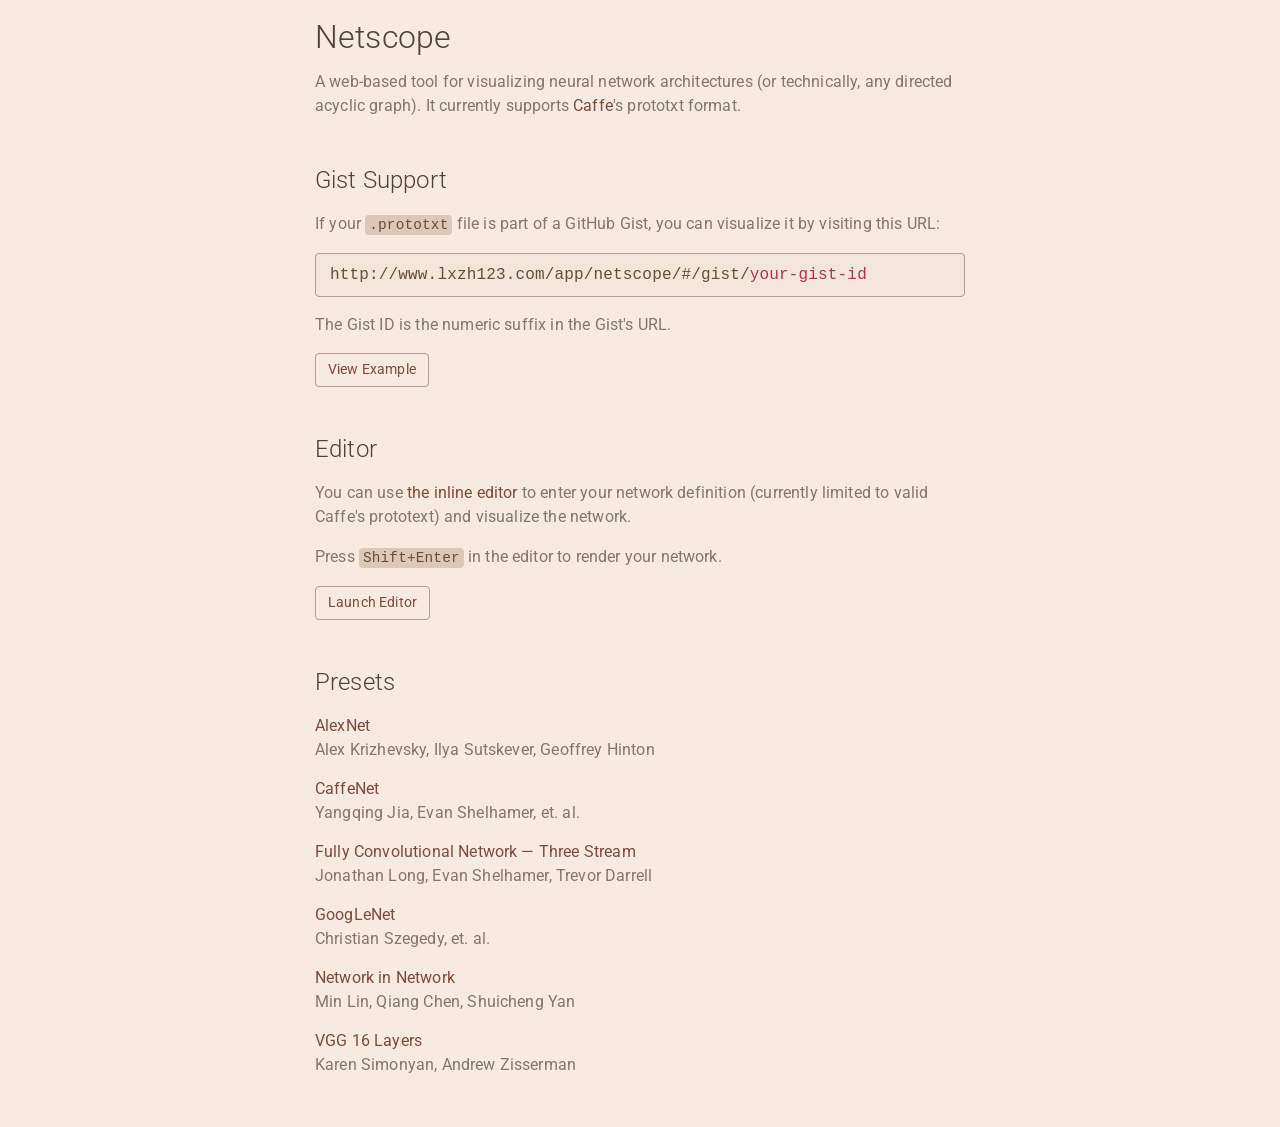
<file: app/netscope/quickstart.html>
<!DOCTYPE html>
<html>
<head>
    <meta charset="utf-8">
    <title>Quick Start &mdash; Netscope</title>
    <link href='http://fonts.googleapis.com/css?family=Roboto:400,300' rel='stylesheet' type='text/css'>
    <link rel="stylesheet" href="assets/css/doc.css">
</head>
<body>
    <div class="container">
        <h1>Netscope</h1>
        <p>A web-based tool for visualizing neural network architectures (or technically, any directed acyclic graph). It currently supports <a href="http://caffe.berkeleyvision.org/">Caffe</a>'s prototxt format.</p>
    </div>
    <div class="container">
        <h2>Gist Support</h2>
        <p>If your <code>.prototxt</code> file is part of a GitHub Gist, you can visualize it by visiting this URL:</p>
        <div class="code-box">http://www.lxzh123.com/app/netscope/#/gist/<span class="highlight">your-gist-id</span></div>
        <p>The Gist ID is the numeric suffix in the Gist's URL.</p>
        <a href="./#/gist/e65799e70358c6782b1b" class="btn">View Example</a>
    </div>
    <div class="container">
        <h2>Editor</h2>
        <p>You can use <a href="./#/editor">the inline editor</a> to enter your network definition (currently limited to valid Caffe's prototext) and visualize the network.</p>
        <p>Press <code>Shift+Enter</code> in the editor to render your network.</p>
        <a href="./#/editor" class="btn">Launch Editor</a>
    </div>
    <div class="container">
        <h2>Presets</h2>
        <div class="preset">
            <a href="./#/preset/alexnet">AlexNet</a>
            <div class="authors">Alex Krizhevsky, Ilya Sutskever, Geoffrey Hinton</div>
        </div>
        <div class="preset">
            <a href="./#/preset/caffenet">CaffeNet</a>
            <div class="authors">Yangqing Jia, Evan Shelhamer, et. al.</div>
        </div>
        <div class="preset">
            <a href="./#/preset/fcn-8s-pascal">Fully Convolutional Network &mdash; Three Stream</a>
            <div class="authors">Jonathan Long, Evan Shelhamer, Trevor Darrell</div>
        </div>
        <div class="preset">
            <a href="./#/preset/googlenet">GoogLeNet</a>
            <div class="authors">Christian Szegedy, et. al.</div>
        </div>
        <div class="preset">
            <a href="./#/preset/nin">Network in Network</a>
            <div class="authors">Min Lin, Qiang Chen, Shuicheng Yan</div>
        </div>
        <div class="preset">
            <a href="./#/preset/vgg-16">VGG 16 Layers</a>
            <div class="authors">Karen Simonyan, Andrew Zisserman</div>
        </div>
    </div>
</body>
</html>
</file>
<file: app/netscope/assets/css/codemirror.css>
/* BASICS */

.CodeMirror {
  /* Set height, width, borders, and global font properties here */
  font-family: monospace;
  height: 300px;
  color: black;
}

/* PADDING */

.CodeMirror-lines {
  padding: 4px 0; /* Vertical padding around content */
}
.CodeMirror pre {
  padding: 0 4px; /* Horizontal padding of content */
}

.CodeMirror-scrollbar-filler, .CodeMirror-gutter-filler {
  background-color: white; /* The little square between H and V scrollbars */
}

/* GUTTER */

.CodeMirror-gutters {
  border-right: 1px solid #ddd;
  background-color: #f7f7f7;
  white-space: nowrap;
}
.CodeMirror-linenumbers {}
.CodeMirror-linenumber {
  padding: 0 3px 0 5px;
  min-width: 20px;
  text-align: right;
  color: #999;
  white-space: nowrap;
}

.CodeMirror-guttermarker { color: black; }
.CodeMirror-guttermarker-subtle { color: #999; }

/* CURSOR */

.CodeMirror div.CodeMirror-cursor {
  border-left: 1px solid black;
}
/* Shown when moving in bi-directional text */
.CodeMirror div.CodeMirror-secondarycursor {
  border-left: 1px solid silver;
}
.CodeMirror.cm-fat-cursor div.CodeMirror-cursor {
  width: auto;
  border: 0;
  background: #7e7;
}
.CodeMirror.cm-fat-cursor div.CodeMirror-cursors {
  z-index: 1;
}

.cm-animate-fat-cursor {
  width: auto;
  border: 0;
  -webkit-animation: blink 1.06s steps(1) infinite;
  -moz-animation: blink 1.06s steps(1) infinite;
  animation: blink 1.06s steps(1) infinite;
  background-color: #7e7;
}
@-moz-keyframes blink {
  0% {}
  50% { background-color: transparent; }
  100% {}
}
@-webkit-keyframes blink {
  0% {}
  50% { background-color: transparent; }
  100% {}
}
@keyframes blink {
  0% {}
  50% { background-color: transparent; }
  100% {}
}

/* Can style cursor different in overwrite (non-insert) mode */
div.CodeMirror-overwrite div.CodeMirror-cursor {}

.cm-tab { display: inline-block; text-decoration: inherit; }

.CodeMirror-ruler {
  border-left: 1px solid #ccc;
  position: absolute;
}

/* DEFAULT THEME */

.CodeMirror .CodeMirror-scroll {
    background-color: #2c2c2c;
    color: #E6E1DC;
}

.CodeMirror .CodeMirror-gutters {
    background-color: #3B3B3B;
    border-right: none;
}

.CodeMirror-focused .CodeMirror-activeline-background {
    background: #232323 !important;
}

.show-line-padding .CodeMirror-focused .CodeMirror-activeline-background {
    box-shadow: inset 15px 0 0 0 #000;
}

.CodeMirror-focused .CodeMirror-activeline .CodeMirror-gutter-elt {
        background: #232323;
        color: #fff;
}

.CodeMirror-focused .CodeMirror-activeline .inline-widget .CodeMirror-gutter-elt {
        color: #787878;
}

.CodeMirror.find-highlighting div.CodeMirror-selected,
.CodeMirror .CodeMirror.find-highlighting div.CodeMirror-selected {
    background: red;
}

.CodeMirror-cursor {
    border-left: 1px solid #c5c8c6 !important;
}

.CodeMirror-overwrite .CodeMirror-cursor {
    border-left: none !important;
    border-bottom: 1px solid #c5c8c6;
}

.CodeMirror-focused .CodeMirror-activeline .CodeMirror-gutter-elt {
    color: #fff;
}

.CodeMirror .CodeMirror-selected {
    background: #333333;
}
.CodeMirror-focused .CodeMirror-selected {
    background: #3c3c3c;
}

.CodeMirror-matchingbracket, .CodeMirror-matchingtag {
    /* Ensure visibility against gray inline editor background */
    background-color: #000000;
    color: #8bff04 !important;
}

.cm-atom { color: #E0E2E4; }
.cm-qualifier { color: #FFC66D; }
.cm-def { color: #D1E0DD; }
.cm-keyword { color: #EE786E; }
.cm-comment { color: #9D9B96; }
.cm-string {color: #CA99C2;}
.cm-string-2 {color: #A5C261;}
.cm-variable { color: #D0D0FF; }
.cm-variable-2 { color: #D0D0FF; }
.cm-variable-3 { color: #D0D0FF; }
.cm-tag { color: #E8BF6A; }
.cm-attribute { color: #FFC66D; }
.cm-property { color: #6E9CBE; }
.cm-number {color: #FDCD50; }
.cm-meta {color: #FFC66D; }
.cm-operator {color: #CC7833; }
.cm-builtin { color: #CC7833; }
.cm-hr { color: #A5C261; }
.cm-plus { color: #FFC66D; }
.cm-bracket { color: #9D9B96; }
.cm-error { color: #bc322f; }
.cm-minus { color: #bc322f; }
.cm-quote { color: #CA99C2; }

/* Non-editor styling */

#image-holder,
#not-editor {
    background-color: #2c2c2c;
}

#image-holder {
    color: #E6E1DC;
}


.CodeMirror-composing { border-bottom: 2px solid; }

/* Default styles for common addons */

div.CodeMirror span.CodeMirror-matchingbracket {color: #0f0;}
div.CodeMirror span.CodeMirror-nonmatchingbracket {color: #f22;}
.CodeMirror-matchingtag { background: rgba(255, 150, 0, .3); }
.CodeMirror-activeline-background {background: #e8f2ff;}

/* STOP */

/* The rest of this file contains styles related to the mechanics of
   the editor. You probably shouldn't touch them. */

.CodeMirror {
  position: relative;
  overflow: hidden;
  background: white;
}

.CodeMirror-scroll {
  overflow: scroll !important; /* Things will break if this is overridden */
  /* 30px is the magic margin used to hide the element's real scrollbars */
  /* See overflow: hidden in .CodeMirror */
  margin-bottom: -30px; margin-right: -30px;
  padding-bottom: 30px;
  height: 100%;
  outline: none; /* Prevent dragging from highlighting the element */
  position: relative;
}
.CodeMirror-sizer {
  position: relative;
  border-right: 30px solid transparent;
}

/* The fake, visible scrollbars. Used to force redraw during scrolling
   before actuall scrolling happens, thus preventing shaking and
   flickering artifacts. */
.CodeMirror-vscrollbar, .CodeMirror-hscrollbar, .CodeMirror-scrollbar-filler, .CodeMirror-gutter-filler {
  position: absolute;
  z-index: 6;
  display: none;
}
.CodeMirror-vscrollbar {
  right: 0; top: 0;
  overflow-x: hidden;
  overflow-y: scroll;
}
.CodeMirror-hscrollbar {
  bottom: 0; left: 0;
  overflow-y: hidden;
  overflow-x: scroll;
}
.CodeMirror-scrollbar-filler {
  right: 0; bottom: 0;
}
.CodeMirror-gutter-filler {
  left: 0; bottom: 0;
}

.CodeMirror-gutters {
  position: absolute; left: 0; top: 0;
  z-index: 3;
}
.CodeMirror-gutter {
  white-space: normal;
  height: 100%;
  display: inline-block;
  margin-bottom: -30px;
  /* Hack to make IE7 behave */
  *zoom:1;
  *display:inline;
}
.CodeMirror-gutter-wrapper {
  position: absolute;
  z-index: 4;
  background: none !important;
  border: none !important;
}
.CodeMirror-gutter-background {
  position: absolute;
  top: 0; bottom: 0;
  z-index: 4;
}
.CodeMirror-gutter-elt {
  position: absolute;
  cursor: default;
  z-index: 4;
}
.CodeMirror-gutter-wrapper {
  -webkit-user-select: none;
  -moz-user-select: none;
  user-select: none;
}

.CodeMirror-lines {
  cursor: text;
  min-height: 1px; /* prevents collapsing before first draw */
}
.CodeMirror pre {
  /* Reset some styles that the rest of the page might have set */
  -moz-border-radius: 0; -webkit-border-radius: 0; border-radius: 0;
  border-width: 0;
  background: transparent;
  font-family: inherit;
  font-size: inherit;
  margin: 0;
  white-space: pre;
  word-wrap: normal;
  line-height: inherit;
  color: inherit;
  z-index: 2;
  position: relative;
  overflow: visible;
  -webkit-tap-highlight-color: transparent;
}
.CodeMirror-wrap pre {
  word-wrap: break-word;
  white-space: pre-wrap;
  word-break: normal;
}

.CodeMirror-linebackground {
  position: absolute;
  left: 0; right: 0; top: 0; bottom: 0;
  z-index: 0;
}

.CodeMirror-linewidget {
  position: relative;
  z-index: 2;
  overflow: auto;
}

.CodeMirror-widget {}

.CodeMirror-code {
  outline: none;
}

/* Force content-box sizing for the elements where we expect it */
.CodeMirror-scroll,
.CodeMirror-sizer,
.CodeMirror-gutter,
.CodeMirror-gutters,
.CodeMirror-linenumber {
  -moz-box-sizing: content-box;
  box-sizing: content-box;
}

.CodeMirror-measure {
  position: absolute;
  width: 100%;
  height: 0;
  overflow: hidden;
  visibility: hidden;
}
.CodeMirror-measure pre { position: static; }

.CodeMirror div.CodeMirror-cursor {
  position: absolute;
  border-right: none;
  width: 0;
}

div.CodeMirror-cursors {
  visibility: hidden;
  position: relative;
  z-index: 3;
}
.CodeMirror-focused div.CodeMirror-cursors {
  visibility: visible;
}

.CodeMirror-selected { background: #d9d9d9; }
.CodeMirror-focused .CodeMirror-selected { background: #d7d4f0; }
.CodeMirror-crosshair { cursor: crosshair; }
.CodeMirror-line::selection, .CodeMirror-line > span::selection, .CodeMirror-line > span > span::selection { background: #d7d4f0; }
.CodeMirror-line::-moz-selection, .CodeMirror-line > span::-moz-selection, .CodeMirror-line > span > span::-moz-selection { background: #d7d4f0; }

.cm-searching {
  background: #ffa;
  background: rgba(255, 255, 0, .4);
}

/* IE7 hack to prevent it from returning funny offsetTops on the spans */
.CodeMirror span { *vertical-align: text-bottom; }

/* Used to force a border model for a node */
.cm-force-border { padding-right: .1px; }

@media print {
  /* Hide the cursor when printing */
  .CodeMirror div.CodeMirror-cursors {
    visibility: hidden;
  }
}

/* See issue #2901 */
.cm-tab-wrap-hack:after { content: ''; }

/* Help users use markselection to safely style text background */
span.CodeMirror-selectedtext { background: none; }
</file>
<file: app/netscope/assets/css/netscope.css>
* { box-sizing: border-box; }

html, body {
    font-family: "Roboto", "Helvetica Neue", Helvetica, Arial, sans-serf;
    background-color: #F7EBE1;
    margin:0;
    padding:0;
    height: 100%;
}

h1, h2, h3 {
    color: #554037;
    font-weight: 300;
}
/* Layout */

#master-container {
    overflow: hidden;
    height: 100%;
    width: 100%;
}

#net-column {
    width: 100%;
}

.column {
    float: left;
    width: 30%;
    height: 100%;
    overflow: scroll;
}

/* Editor */

.CodeMirror {
    height: 100% !important;
    font-family: Menlo,Monaco,Consolas,"Courier New",monospace;
    font-size: 14px;
}

/* NetScope Viewer */

#net-spinner {
    padding: 50px;
    text-align: center;
}

#net-container {
    display: none;
    text-align: center;
}

#net-group {
    display: inline-block;
}

#net-svg {
}

#net-title {
    padding:20px;
    border-bottom: 1px solid #554037;
    min-width: 400px;
    text-align: center;
}

#net-warning,
#net-error {
    color: #FFF;
    padding: 20px;
    border: 1px solid transparent;
    border-radius: 5px;
    margin: 20px auto 20px auto;
    width: 400px;
    font-size: 12px;
    font-family: Menlo,Monaco,Consolas,"Courier New",monospace;
}

#net-error {
    background-color: #C23739;
}

#net-warning {
    background-color: #F29233;
}

#net-warning .title,
#net-error .title {
    border-bottom: 1px solid #FFABAC;
    padding-bottom: 10px;
    margin-bottom: 10px;
}

#net-error .msg {
}

.node-label {
    font-size: 14px;
    color: #563621;
    padding: 1px;
}

.node-label:not(:first-child) {
    padding-top:5px;
    margin-top:5px;
    border-top: 1px solid rgba(255,255,255,0.5);
}

.node {
    fill: #FFB84D;
}

.node-type-convolution, .node-type-deconvolution {
    fill: #CA5237;
}

.node-type-convolution .node-label, .node-type-deconvolution .node-label {
    color: #FFF;
}

.node-type-inner-product, .node-type-innerproduct {
    fill: #bd0026;
}

.node-type-inner-product .node-label, .node-type-innerproduct .node-label {
    color: #FFF;
}

.node-type-source {
    fill: #37A058;
}

.node-type-source .node-label {
    color: #FFF;
}

.node-type-sink {
    fill: #7F6A9B;
}

.node-type-sink .node-label {
    color: #FFF;
}

.edgePath path {
    stroke: #554037;
    fill: #554037;
    stroke-width: 1.5px;
}
.node-info-header {
}
.node-param-row {
}
.node-param-section {
    border-left: 1px solid #52637D;
    padding-left: 10px;
}
.node-param-key {
    color: #91A5BD;
}
.node-param-value {
    color: #26BF8C;
}
.node-info-title {
    color:#F7BF57;
}
.node-info-type {
    color: #C499FF;
}
.node-info-annotation {
    color: #69BFFF;
}
.node-info-group:not(:first-child) {
    padding-top:5px;
    margin-top:10px;
    border-top: 1px dotted #52637D;
}
</file>
<file: app/netscope/assets/css/doc.css>
* { box-sizing: border-box; }

html, body {
    font-family: "Roboto", "Helvetica Neue", Helvetica, Arial, sans-serf;
    background-color: #F7EBE1;
    margin:0;
    padding:0;
}

h1, h2, h3 {
    color: #554037;
    font-weight: 300;
}

.container {
    width: 650px;
    margin:25px auto 50px auto;
    color: #87746C;
    line-height: 1.5em;
    text-rendering: optimizelegibility;
    letter-spacing: 0.01rem;
}

.container a {
    color: #804A3A;
    text-decoration: none;
}

.container a:hover {
    color: #B13254;
}

code, .code-box {
    font-family: Menlo,Monaco,Consolas,"Courier New",monospace;
}

code {
    padding: 2px 4px;
    font-size: 90%;
    color: #654D37;
    background-color: #DBC8B8;
    border-radius: 4px;
}

.code-box {
    padding: 9px 14px;
    margin-bottom: 14px;
    color: #654D37;
    background-color: #F2E5DA;
    border: 1px solid #B39A8F;
    border-radius: 4px;
}

.code-box .highlight {
    color: #B13254;
}

.btn {
    display: inline-block;
    padding: 6px 12px;
    margin-bottom: 0px;
    font-size: 14px;
    font-weight: 400;
    line-height: 1.42857;
    text-align: center;
    white-space: nowrap;
    vertical-align: middle;
    cursor: pointer;
    -moz-user-select: none;
    background-image: none;
    border: 1px solid #B39A8F;
    border-radius: 4px;
}

.btn:hover {
    border: 1px solid transparent;
    background-color: #B13254;
    color: #FFF !important;
}

.preset {
    margin-bottom: 15px;
}
</file>
<file: app/netscope/assets/css/tooltip.css>
/*
 * qTip2 - Pretty powerful tooltips - v2.2.1
 * http://qtip2.com
 *
 * Copyright (c) 2014
 * Released under the MIT licenses
 * http://jquery.org/license
 *
 * Date: Sat Sep 6 2014 11:12 GMT+0100+0100
 * Plugins: tips modal viewport svg imagemap ie6
 * Styles: core basic css3
 */
.qtip{
	position: absolute;
	left: -28000px;
	top: -28000px;
	display: none;

	max-width: 280px;
	min-width: 50px;

	font-size: 10.5px;
	line-height: 12px;

	direction: ltr;

	box-shadow: none;
	padding: 0;
}

	.qtip-content{
		position: relative;
		padding: 5px 9px;
		overflow: hidden;

		text-align: left;
		word-wrap: break-word;
	}

	.qtip-titlebar{
		position: relative;
		padding: 5px 35px 5px 10px;
		overflow: hidden;

		border-width: 0 0 1px;
		font-weight: bold;
	}

	.qtip-titlebar + .qtip-content{ border-top-width: 0 !important; }

	/* Default close button class */
	.qtip-close{
		position: absolute;
		right: -9px; top: -9px;
		z-index: 11; /* Overlap .qtip-tip */

		cursor: pointer;
		outline: medium none;

		border: 1px solid transparent;
	}

		.qtip-titlebar .qtip-close{
			right: 4px; top: 50%;
			margin-top: -9px;
		}

		* html .qtip-titlebar .qtip-close{ top: 16px; } /* IE fix */

		.qtip-titlebar .ui-icon,
		.qtip-icon .ui-icon{
			display: block;
			text-indent: -1000em;
			direction: ltr;
		}

		.qtip-icon, .qtip-icon .ui-icon{
			-moz-border-radius: 3px;
			-webkit-border-radius: 3px;
			border-radius: 3px;
			text-decoration: none;
		}

			.qtip-icon .ui-icon{
				width: 18px;
				height: 14px;

				line-height: 14px;
				text-align: center;
				text-indent: 0;
				font: normal bold 10px/13px Tahoma,sans-serif;

				color: inherit;
				background: transparent none no-repeat -100em -100em;
			}

/* Applied to 'focused' tooltips e.g. most recently displayed/interacted with */
.qtip-focus{}

/* Applied on hover of tooltips i.e. added/removed on mouseenter/mouseleave respectively */
.qtip-hover{}

/* Default tooltip style */
.qtip-default{
	border: 1px solid #31343F;
	border-radius: 5px;
	background-color: #31343F;
	color: #52637D;

	font-family: 'Roboto';
	font-size: 12px;
	line-height: 18px;
}

	.qtip-default .qtip-icon{
		border-color: #CCC;
		background: #F1F1F1;
		color: #777;
	}

	.qtip-default .qtip-titlebar .qtip-close{
		border-color: #AAA;
		color: #111;
	}

.qtip-shadow{
	-webkit-box-shadow: 1px 1px 3px 1px rgba(0, 0, 0, 0.15);
	-moz-box-shadow: 1px 1px 3px 1px rgba(0, 0, 0, 0.15);
	box-shadow: 1px 1px 3px 1px rgba(0, 0, 0, 0.15);
}

.qtip-rounded .qtip-titlebar{
	-moz-border-radius: 4px 4px 0 0;
	-webkit-border-radius: 4px 4px 0 0;
	border-radius: 4px 4px 0 0;
}

/* IE9 fix - removes all filters */
.qtip:not(.ie9haxors) div.qtip-content,
.qtip:not(.ie9haxors) div.qtip-titlebar{
	filter: none;
	-ms-filter: none;
}


.qtip .qtip-tip{
	margin: 0 auto;
	overflow: hidden;
	z-index: 10;

}

	/* Opera bug #357 - Incorrect tip position
	https://github.com/Craga89/qTip2/issues/367 */
	x:-o-prefocus, .qtip .qtip-tip{
		visibility: hidden;
	}

	.qtip .qtip-tip,
	.qtip .qtip-tip .qtip-vml,
	.qtip .qtip-tip canvas{
		position: absolute;

		color: #123456;
		background: transparent;
		border: 0 dashed transparent;
	}

	.qtip .qtip-tip canvas{ top: 0; left: 0; }

	.qtip .qtip-tip .qtip-vml{
		behavior: url(#default#VML);
		display: inline-block;
		visibility: visible;
	}


#qtip-overlay{
	position: fixed;
	left: 0; top: 0;
	width: 100%; height: 100%;
}

	/* Applied to modals with show.modal.blur set to true */
	#qtip-overlay.blurs{ cursor: pointer; }

	/* Change opacity of overlay here */
	#qtip-overlay div{
		position: absolute;
		left: 0; top: 0;
		width: 100%; height: 100%;

		background-color: black;

		opacity: 0.7;
		filter:alpha(opacity=70);
		-ms-filter:"progid:DXImageTransform.Microsoft.Alpha(Opacity=70)";
	}


.qtipmodal-ie6fix{
	position: absolute !important;
}
</file>
